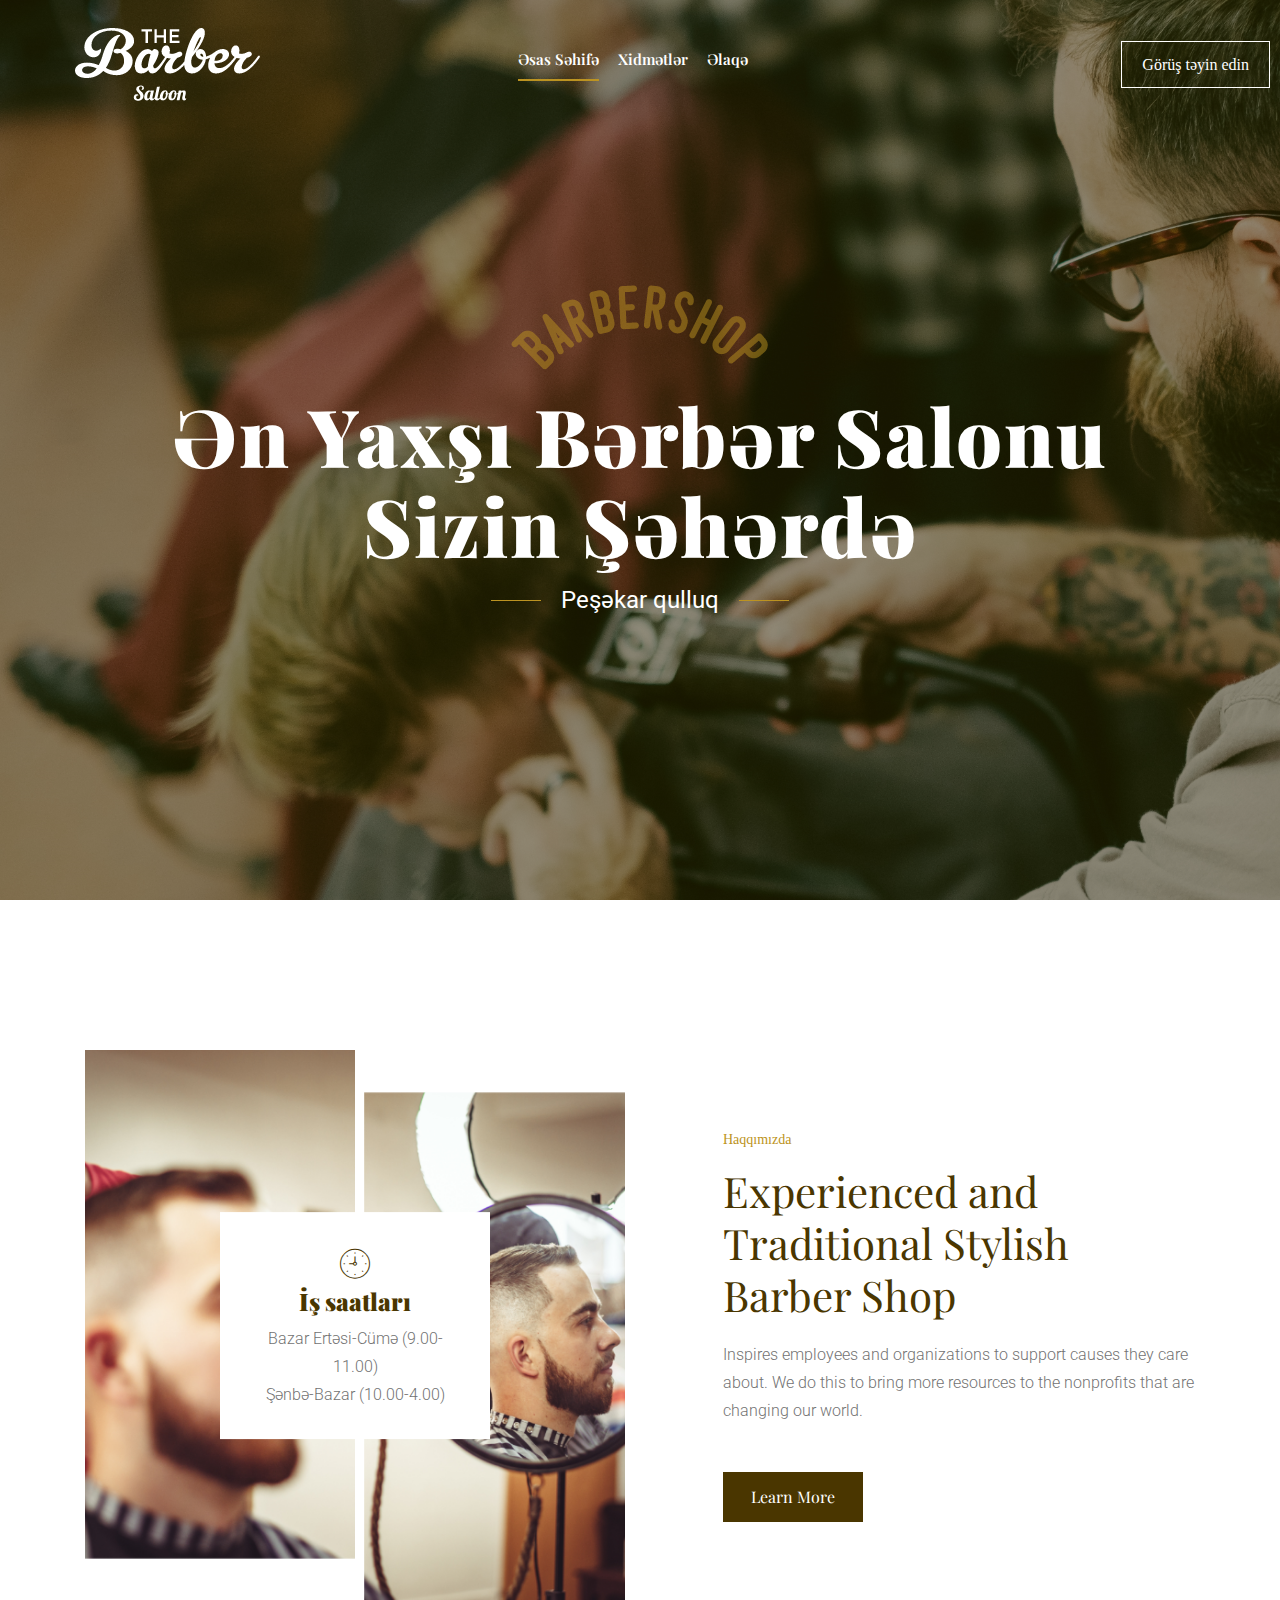
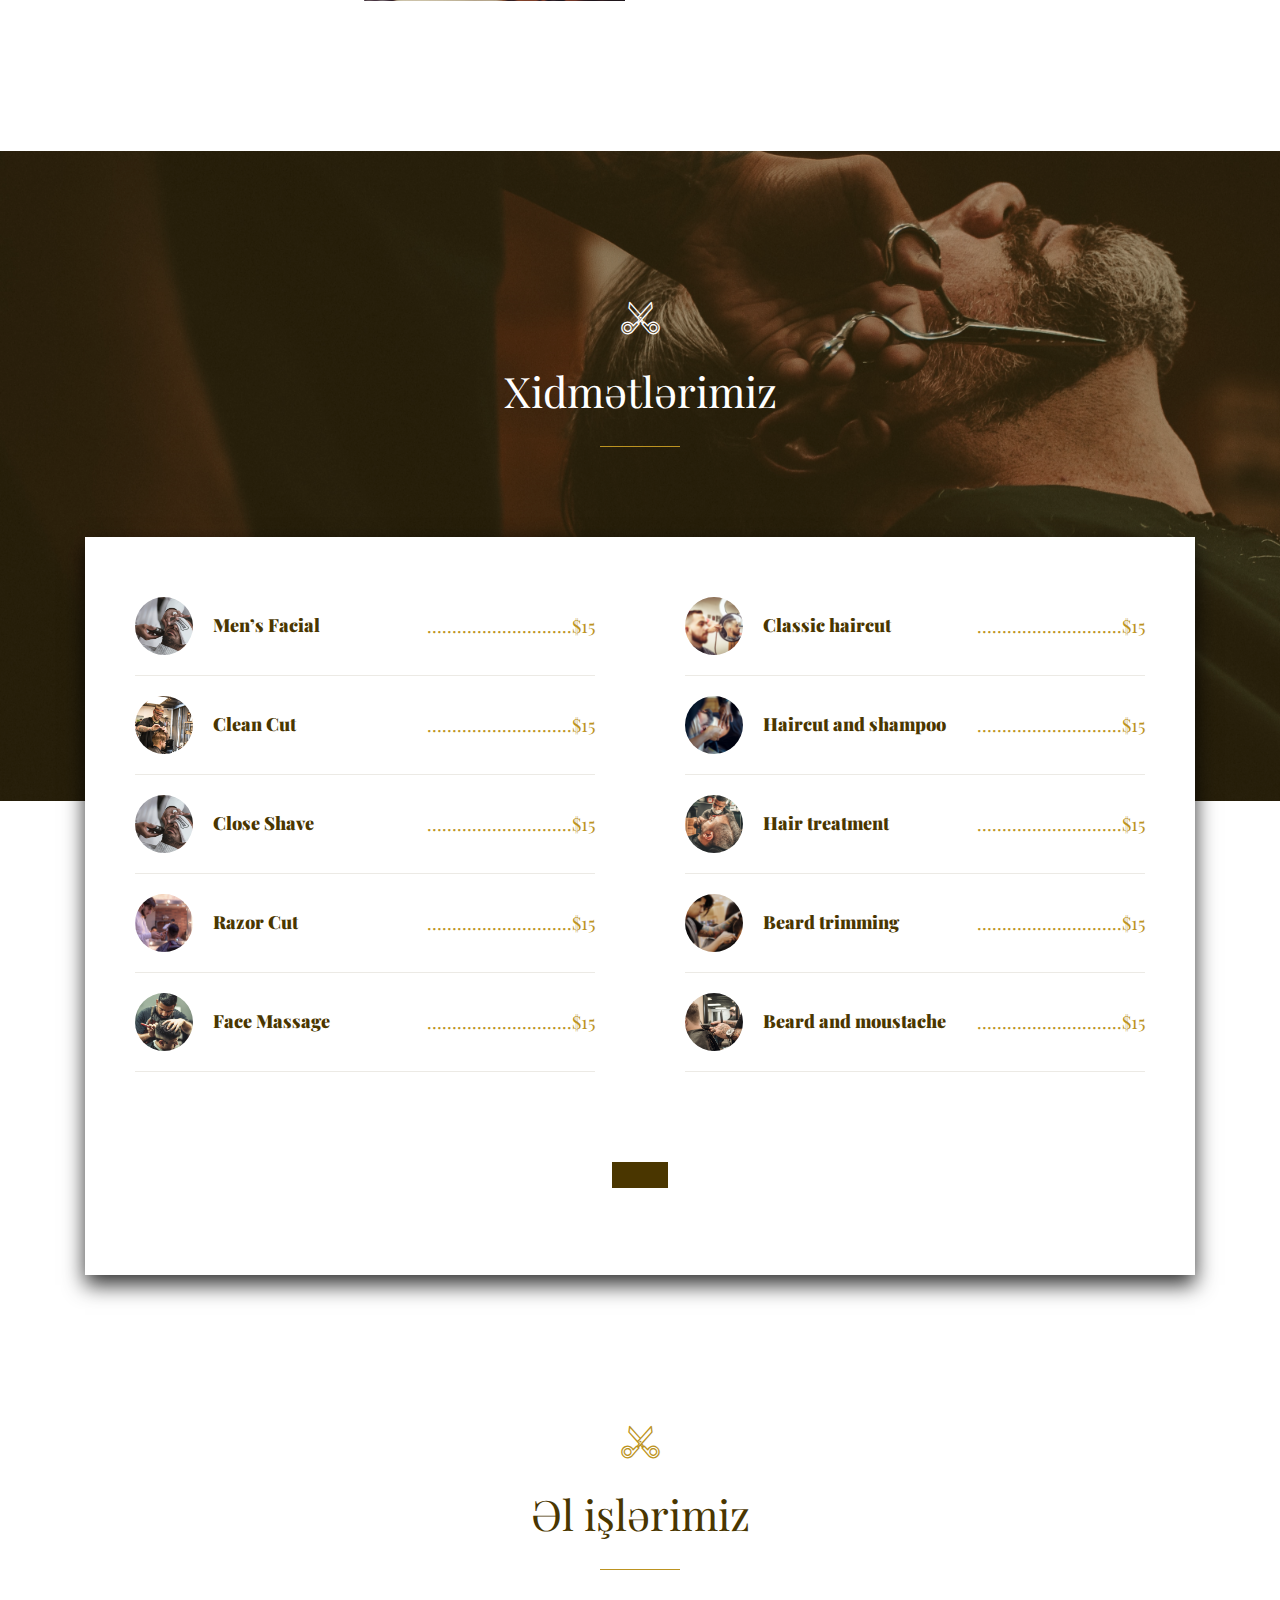
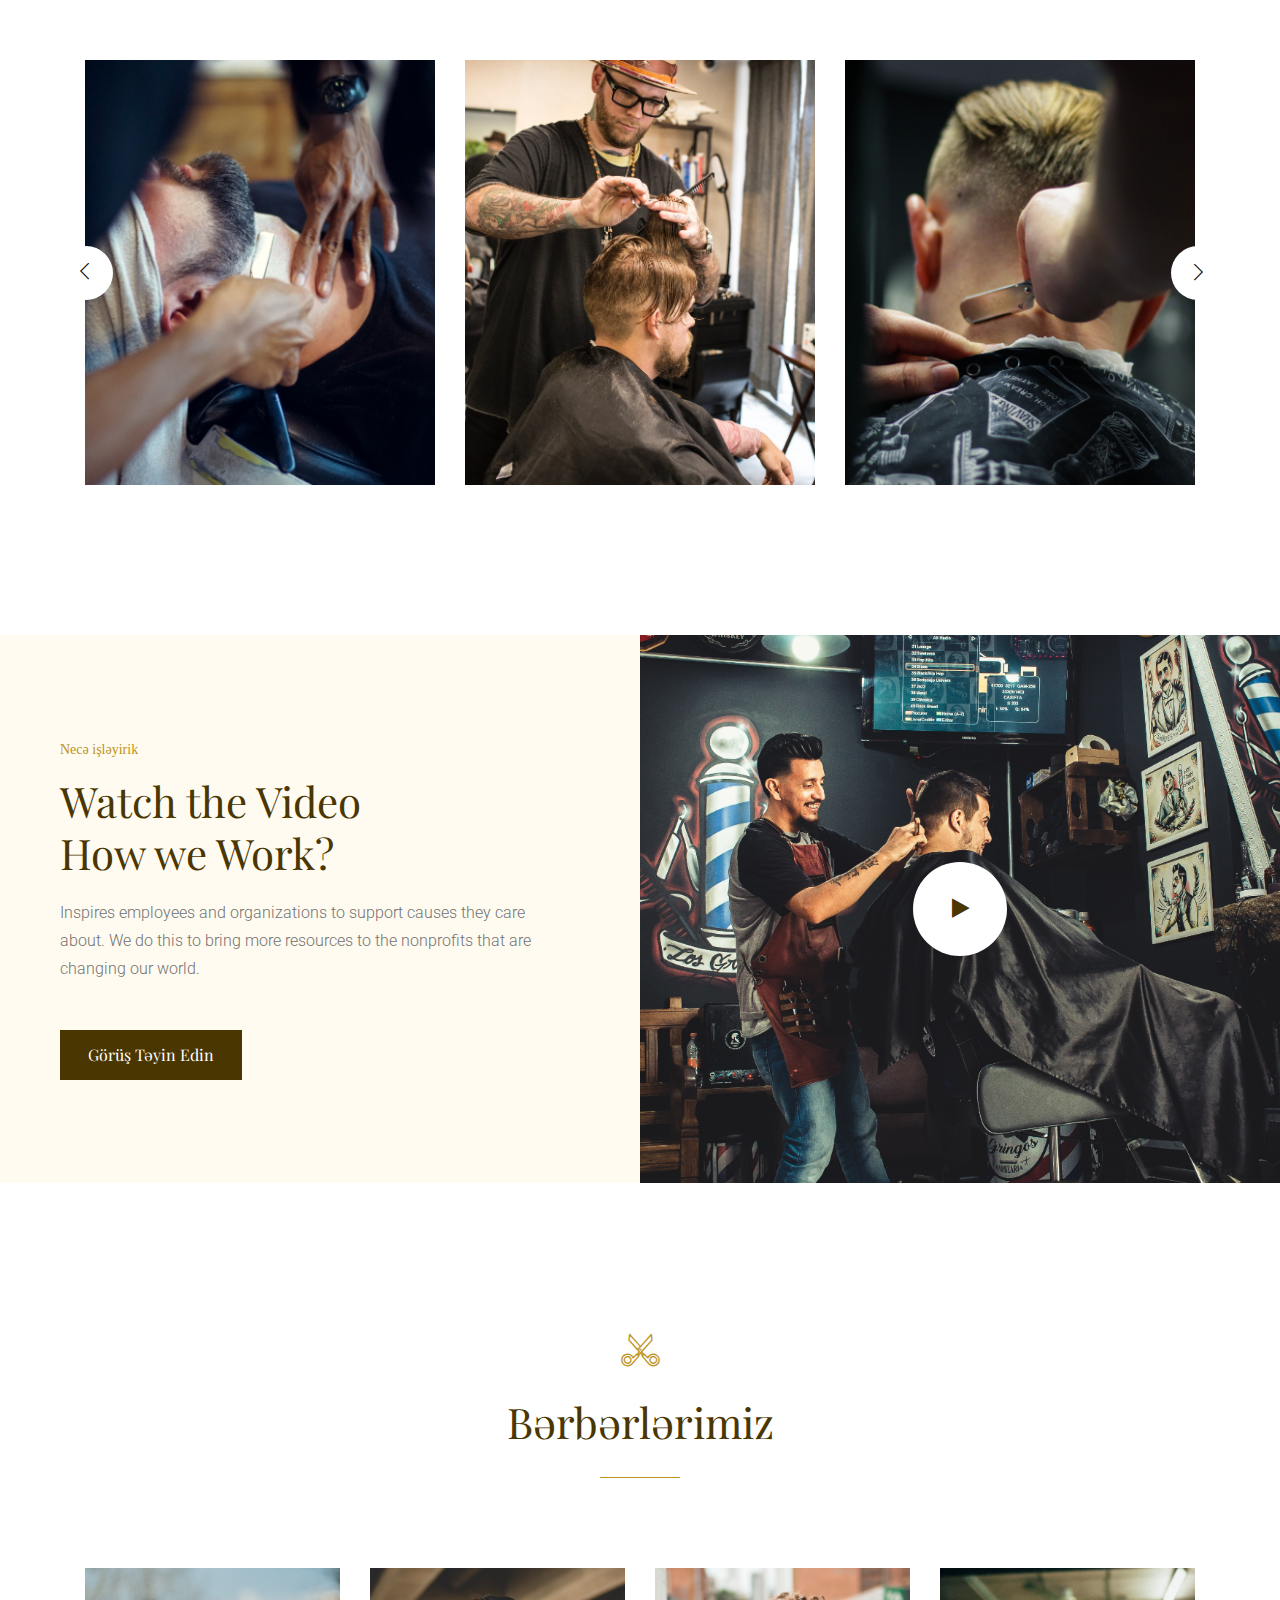
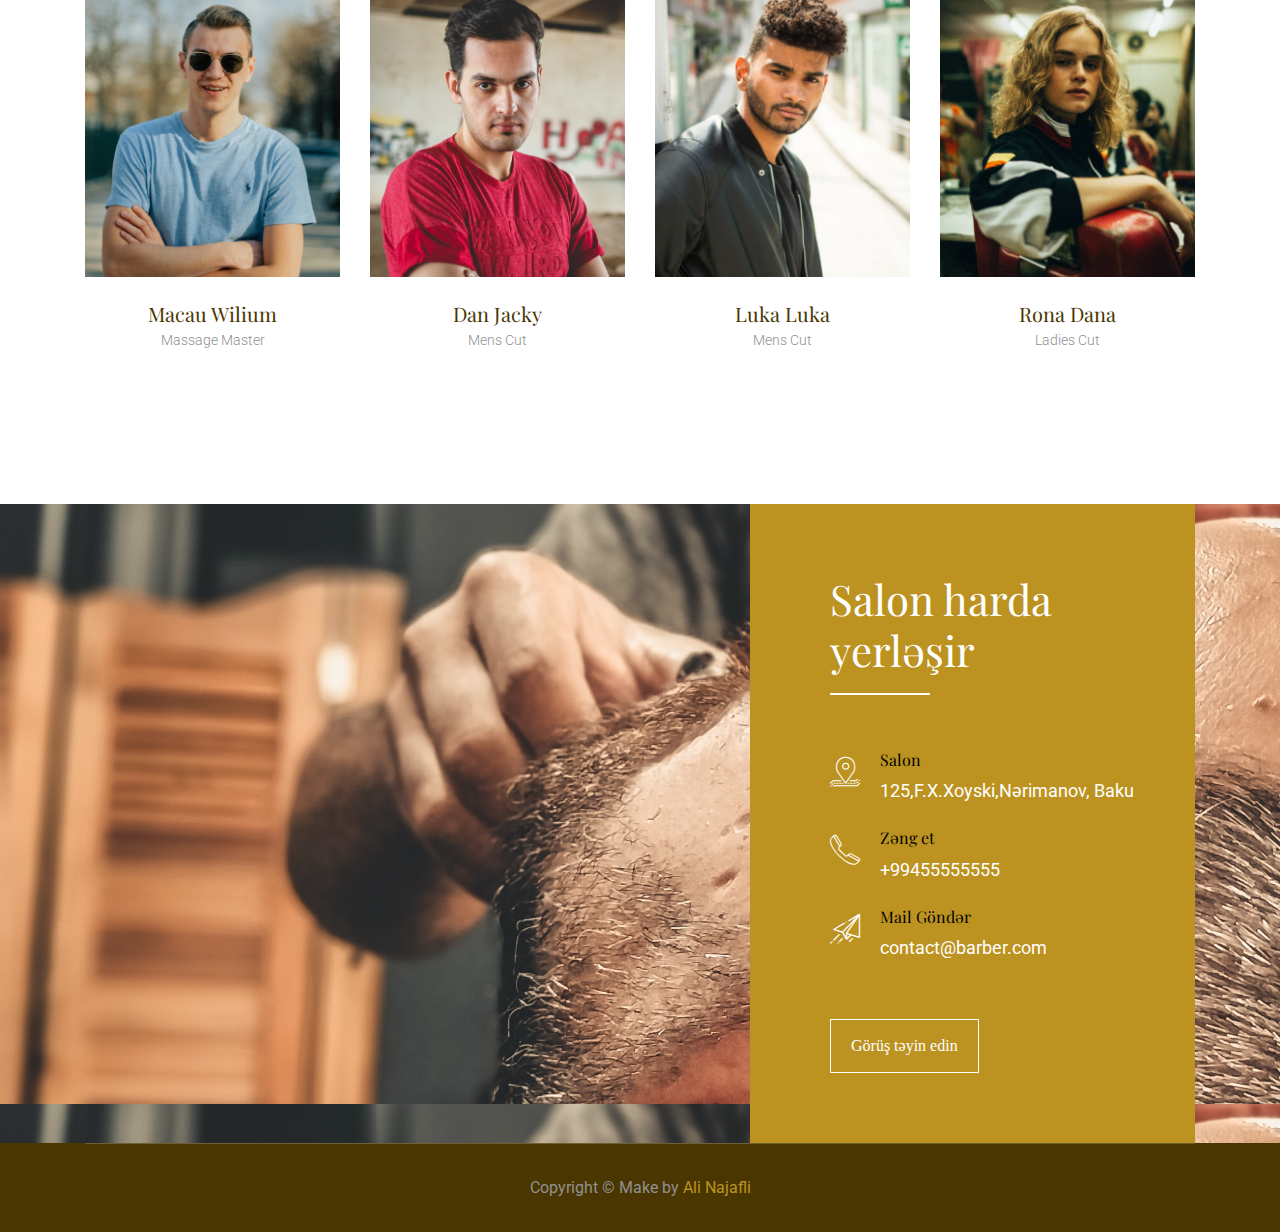
<file: index.html>
<!doctype html>
<html class="no-js" lang="zxx">

<head>
    <meta charset="utf-8">
    <meta http-equiv="x-ua-compatible" content="ie=edge">
    <title>Barber</title>
    <meta name="description" content="">
    <meta name="viewport" content="width=device-width, initial-scale=1">

    <!-- <link rel="manifest" href="site.webmanifest"> -->
    <link rel="shortcut icon" type="image/x-icon" href="img/favicon.png">
    <!-- Place favicon.ico in the root directory -->

    <!-- CSS here -->
    <link rel="stylesheet" href="css/bootstrap.min.css">
    <link rel="stylesheet" href="css/owl.carousel.min.css">
    <link rel="stylesheet" href="css/magnific-popup.css">
    <link rel="stylesheet" href="css/font-awesome.min.css">
    <link rel="stylesheet" href="css/themify-icons.css">
    <link rel="stylesheet" href="css/nice-select.css">
    <link rel="stylesheet" href="css/flaticon.css">
    <link rel="stylesheet" href="css/gijgo.css">
    <link rel="stylesheet" href="css/animate.css">
    <link rel="stylesheet" href="css/slicknav.css">
    <link rel="stylesheet" href="css/style.css">
    <!-- <link rel="stylesheet" href="css/responsive.css"> -->
</head>

<body>
    <!--[if lte IE 9]>
            <p class="browserupgrade">You are using an <strong>outdated</strong> browser. Please <a href="https://browsehappy.com/">upgrade your browser</a> to improve your experience and security.</p>
        <![endif]-->

    <!-- header-start -->
    <header>
        <div class="header-area ">
            <div id="sticky-header" class="main-header-area">
                <div class="container-fluid p-0">
                    <div class="row align-items-center no-gutters">
                            <div class="col-xl-3 col-lg-3">
                                <div class="logo-img">
                                    <a href="index.html">
                                        <img src="img/logo.png" alt="">
                                    </a>
                                </div>
                            </div>
                        <div class="col-xl-6 col-lg-6">
                            <div class="main-menu  d-none d-lg-block">
                                <nav>
                                    <ul id="navigation">
                                        <li><a class="active" href="index.html">Əsas Səhifə</a></li>

                                        <li><a href="#1">Xidmətlər</a></li>

                                        <li><a href="contact.html">Əlaqə</a></li>
                                    </ul>
                                </nav>
                            </div>
                        </div>
                        <div class="col-xl-3 col-lg-3 d-none d-lg-block">
                            <div class="book_room">
                                <div class="book_btn d-none d-lg-block">
                                    <a class="popup-with-form" href="#test-form">Görüş təyin edin</a>
                                </div>
                            </div>
                        </div>
                        <div class="col-12">
                            <div class="mobile_menu d-block d-lg-none"></div>
                        </div>
                    </div>
                </div>
            </div>
        </div>
    </header>
    <!-- header-end -->

    <!-- slider_area_start -->
    <div class="slider_area">
        <div class="single_slider d-flex align-items-center justify-content-center slider_bg_1 overlay2">
            <div class="container">
                <div class="row">
                    <div class="col-xl-12">
                        <div class="slider_text text-center">
                            <img src="img/banner/barber_text.png" alt="">
                            <h3>Ən yaxşı bərbər salonu <br>
                                sizin şəhərdə</h3>
                            <p>Peşəkar qulluq</p>
                        </div>
                    </div>
                </div>
            </div>
        </div>
    </div>
    <!-- slider_area_end -->

    <!-- about_area_start -->
    <div class="about_area">
        <div class="container">
            <div class="row align-items-center">
                <div class="col-xl-6 col-lg-6">
                    <div class="about_thumb">
                        <img src="img/about/about_lft.png" alt="">
                        <div class="opening_hour text-center">
                                <i class="flaticon-clock"></i>
                                <h3>İş saatları</h3>
                                <p>Bazar Ertəsi-Cümə (9.00-11.00) <br>
                                        Şənbə-Bazar (10.00-4.00)</p>
                        </div>
                    </div>
                </div>
                <div class="col-xl-6 col-lg-6">
                    <div class="about_info">
                        <div class="section_title mb-20px">
                            <span>Haqqımızda</span>
                            <h3>Experienced and <br>
                                    Traditional Stylish <br>
                                    Barber Shop</h3>
                        </div>
                        <p>Inspires employees and organizations to support causes they care  <br>
                                about. We do this to bring more resources to the nonprofits that are  <br>
                                changing our world.</p>
                        <a href="#" class="boxed-btn3">Learn More</a>
                    </div>
                </div>
            </div>
        </div>
    </div>
    <!-- about_area_end -->
<div class="service_area" id="1">
    <div class="container">
        <div class="row">
            <div class="col-xl-12">
                <div class="section_title2 text-center mb-90">
                    <i class="flaticon-scissors"></i>
                    <h3>Xidmətlərimiz</h3>
                </div>
            </div>
        </div>
        <div class="white_bg_pos">
                <div class="row">
                        <div class="col-xl-6">
                            <div class="single_service d-flex justify-content-between align-items-center">
                                <div class="service_inner d-flex align-items-center">
                                    <div class="thumb">
                                            <img src="img/service/1.png" alt="">
                                    </div>
                                    <span>Men’s Facial</span>
                                </div>
                                <p>………………………..$15</p>
                            </div>
                            <div class="single_service d-flex justify-content-between align-items-center">
                                <div class="service_inner d-flex align-items-center">
                                    <div class="thumb">
                                            <img src="img/service/2.png" alt="">
                                    </div>
                                    <span>Clean Cut</span>
                                </div>
                                <p>………………………..$15</p>
                            </div>
                            <div class="single_service d-flex justify-content-between align-items-center">
                                <div class="service_inner d-flex align-items-center">
                                    <div class="thumb">
                                            <img src="img/service/3.png" alt="">
                                    </div>
                                    <span>Close Shave</span>
                                </div>
                                <p>………………………..$15</p>
                            </div>
                            <div class="single_service d-flex justify-content-between align-items-center">
                                <div class="service_inner d-flex align-items-center">
                                    <div class="thumb">
                                            <img src="img/service/4.png" alt="">
                                    </div>
                                    <span>Razor Cut</span>
                                </div>
                                <p>………………………..$15</p>
                            </div>
                            <div class="single_service d-flex justify-content-between align-items-center">
                                <div class="service_inner d-flex align-items-center">
                                    <div class="thumb">
                                            <img src="img/service/5.png" alt="">
                                    </div>
                                    <span>Face Massage</span>
                                </div>
                                <p>………………………..$15</p>
                            </div>
                        </div>
                        <div class="col-xl-6">
                            <div class="single_service d-flex justify-content-between align-items-center">
                                <div class="service_inner d-flex align-items-center">
                                    <div class="thumb">
                                            <img src="img/service/6.png" alt="">
                                    </div>
                                    <span>Classic haircut</span>
                                </div>
                                <p>………………………..$15</p>
                            </div>
                            <div class="single_service d-flex justify-content-between align-items-center">
                                <div class="service_inner d-flex align-items-center">
                                    <div class="thumb">
                                            <img src="img/service/7.png" alt="">
                                    </div>
                                    <span>Haircut and shampoo</span>
                                </div>
                                <p>………………………..$15</p>
                            </div>
                            <div class="single_service d-flex justify-content-between align-items-center">
                                <div class="service_inner d-flex align-items-center">
                                    <div class="thumb">
                                            <img src="img/service/8.png" alt="">
                                    </div>
                                    <span>Hair treatment</span>
                                </div>
                                <p>………………………..$15</p>
                            </div>
                            <div class="single_service d-flex justify-content-between align-items-center">
                                <div class="service_inner d-flex align-items-center">
                                    <div class="thumb">
                                            <img src="img/service/9.png" alt="">
                                    </div>
                                    <span>Beard trimming</span>
                                </div>
                                <p>………………………..$15</p>
                            </div>
                            <div class="single_service d-flex justify-content-between align-items-center">
                                <div class="service_inner d-flex align-items-center">
                                    <div class="thumb">
                                            <img src="img/service/10.png" alt="">
                                    </div>
                                    <span>Beard and moustache</span>
                                </div>
                                <p>………………………..$15</p>
                            </div>
                        </div>
                        <div class="col-xl-12">
                                <div class="book_btn text-center">
                                    <a class="boxed-btn3 popup-with-form" href="#test-form"></a>
                                </div>
                        </div>
                    </div>
        </div>
    </div>
</div>


    <!-- gallery_area_start -->
    <div class="gallery_area">
        <div class="container">
            <div class="row">
                <div class="col-xl-12">
                    <div class="section_title2 text-center mb-90">
                        <i class="flaticon-scissors"></i>
                        <h3>Əl işlərimiz</h3>
                    </div>
                </div>
            </div>
            <div class="row">
                <div class="col-xl-12">
                    <div class="gallery_active owl-carousel">
                        <div class="single_gallery">
                            <div class="thumb">
                                <img src="img/gallery/1.png" alt="">
                                <div class="image_hover">
                                    <a class="popup-image" href="img/gallery/1.png">
                                        <i class="ti-plus"></i>
                                    </a>
                                </div>
                            </div>
                        </div>
                        <div class="single_gallery">
                            <div class="thumb">
                                <img src="img/gallery/2.png" alt="">
                                <div class="image_hover">
                                    <a class="popup-image" href="img/gallery/2.png">
                                        <i class="ti-plus"></i>
                                    </a>
                                </div>
                            </div>
                        </div>
                        <div class="single_gallery">
                            <div class="thumb">
                                <img src="img/gallery/3.png" alt="">
                                <div class="image_hover">
                                    <a class="popup-image" href="img/gallery/3.png">
                                        <i class="ti-plus"></i>
                                    </a>
                                </div>
                            </div>
                        </div>
                        <div class="single_gallery">
                            <div class="thumb">
                                <img src="img/gallery/1.png" alt="">
                                <div class="image_hover">
                                    <a class="popup-image" href="img/gallery/1.png">
                                        <i class="ti-plus"></i>
                                    </a>
                                </div>
                            </div>
                        </div>
                        <div class="single_gallery">
                            <div class="thumb">
                                <img src="img/gallery/2.png" alt="">
                                <div class="image_hover">
                                    <a class="popup-image" href="img/gallery/2.png">
                                        <i class="ti-plus"></i>
                                    </a>
                                </div>
                            </div>
                        </div>
                        <div class="single_gallery">
                            <div class="thumb">
                                <img src="img/gallery/3.png" alt="">
                                <div class="image_hover">
                                    <a class="popup-image" href="img/gallery/3.png">
                                        <i class="ti-plus"></i>
                                    </a>
                                </div>
                            </div>
                        </div>
                    </div>
                </div>
            </div>
        </div>
    </div>
    <!-- gallery_area_end -->

    <!-- video_area_start -->
    <div class="video_area">
        <div class="container-fluid p-0">
            <div class="row align-items-center no-gutters">
                <div class="col-xl-6 col-lg-6">
                    <div class="video_info">
                        <div class="about_info">
                            <div class="section_title mb-20px">
                                <span>Necə işləyirik</span>
                                <h3>Watch the Video <br>
                                    How we Work?</h3>
                            </div>
                            <p>Inspires employees and organizations to support causes they care <br>
                                about. We do this to bring more resources to the nonprofits that are <br>
                                changing our world.</p>
                            <a href="#" class="boxed-btn3">Görüş təyin edin</a>
                        </div>
                    </div>
                </div>
                <div class="col-xl-6 col-lg-6">
                    <div class="video_thumb">
                        <div class="video_thumb_inner">
                            <img src="img/gallery/video.png" alt="">
                            <a href="https://www.youtube.com/watch?v=I4NcwG-zusE" class="popup-video">
                                <i class="fa fa-play"></i>
                            </a>
                        </div>
                    </div>
                </div>
            </div>
        </div>
    </div>
    <!-- video_area_end -->

    <!-- cutter_muster_start -->
    <div class="cutter_muster">
        <div class="container">
                <div class="row">
                        <div class="col-xl-12">
                            <div class="section_title2 text-center mb-90">
                                <i class="flaticon-scissors"></i>
                                <h3>Bərbərlərimiz</h3>
                            </div>
                        </div>
                    </div>
            <div class="row">
                <div class="col-xl-3 col-md-6 col-lg-3">
                    <div class="single_master">
                        <div class="thumb">
                            <img src="img/team/1.png" alt="">
                            <div class="social_link">
                                <a href="#"><i class="fa fa-envelope"></i></a>
                                <a href="#"><i class="fa fa-twitter"></i></a>
                                <a href="#"><i class="fa fa-linkedin"></i></a>
                            </div>
                        </div>
                        <div class="master_name text-center">
                            <h3>Macau Wilium</h3>
                            <p>Massage Master</p>
                        </div>
                    </div>
                </div>
                <div class="col-xl-3 col-md-6 col-lg-3">
                    <div class="single_master">
                        <div class="thumb">
                            <img src="img/team/2.png" alt="">
                            <div class="social_link">
                                <a href="#"><i class="fa fa-envelope"></i></a>
                                <a href="#"><i class="fa fa-twitter"></i></a>
                                <a href="#"><i class="fa fa-linkedin"></i></a>
                            </div>
                        </div>
                        <div class="master_name text-center">
                            <h3>Dan Jacky</h3>
                            <p>Mens Cut</p>
                        </div>
                    </div>
                </div>
                <div class="col-xl-3 col-md-6 col-lg-3">
                    <div class="single_master">
                        <div class="thumb">
                            <img src="img/team/3.png" alt="">
                            <div class="social_link">
                                <a href="#"><i class="fa fa-envelope"></i></a>
                                <a href="#"><i class="fa fa-twitter"></i></a>
                                <a href="#"><i class="fa fa-linkedin"></i></a>
                            </div>
                        </div>
                        <div class="master_name text-center">
                            <h3>Luka Luka</h3>
                            <p>Mens Cut</p>
                        </div>
                    </div>
                </div>
                <div class="col-xl-3 col-md-6 col-lg-3">
                    <div class="single_master">
                        <div class="thumb">
                            <img src="img/team/4.png" alt="">
                            <div class="social_link">
                                <a href="#"><i class="fa fa-envelope"></i></a>
                                <a href="#"><i class="fa fa-twitter"></i></a>
                                <a href="#"><i class="fa fa-linkedin"></i></a>
                            </div>
                        </div>
                        <div class="master_name text-center">
                            <h3>Rona Dana</h3>
                            <p>Ladies Cut</p>
                        </div>
                    </div>
                </div>
            </div>
        </div>
    </div>
    <!-- cutter_muster_end -->

    <!-- find_us_area start -->
    <div class="find_us_area find_bg_1 ">
        <div class="container">
            <div class="row">
                <div class="col-xl-5 offset-xl-7 col-lg-6 offset-lg-6">
                    <div class="find_info">
                        <h3 class="find_info_title">Salon harda yerləşir</h3>
                        <div class="single_find d-flex">
                            <div class="icon">
                                <i class="flaticon-placeholder"></i>
                            </div>
                            <div class="find_text">
                                    <h3>Salon</h3>
                                    <p>125,F.X.Xoyski,Nərimanov, Baku</p>
                            </div>
                        </div>
                        <div class="single_find d-flex">
                            <div class="icon">
                                <i class="flaticon-phone-call"></i>
                            </div>
                            <div class="find_text">
                                    <h3>Zəng et</h3>
                                    <p>+99455555555</p>
                            </div>
                        </div>
                        <div class="single_find d-flex">
                            <div class="icon">
                                <i class="flaticon-paper-plane"></i>
                            </div>
                            <div class="find_text">
                                    <h3>Mail Göndər</h3>
                                    <p>contact@barber.com</p>
                            </div>
                        </div>
                        <div class="single_find">
                            <div class="book_btn">
                                <a class="popup-with-form" href="#test-form">Görüş təyin edin</a>
                            </div>
                        </div>

                    </div>
                </div>
            </div>
        </div>
    </div>
    <!-- find_us_area_end -->

    <!-- footer -->
    <footer class="footer">

            <div class="copy-right_text">
                <div class="container">
                    <div class="footer_border"></div>
                    <div class="row">
                        <div class="col-xl-12">
                            <p class="copy_right text-center">
                                <!-- Link back to Colorlib can't be removed. Template is licensed under CC BY 3.0. -->
Copyright &copy; Make  by <a href="alinajafli.me" target="_blank">Ali Najafli</a>
<!-- Link back to Colorlib can't be removed. Template is licensed under CC BY 3.0. -->
                            </p>
                        </div>
                    </div>
                </div>
            </div>
        </footer>
    <!-- footer -->
    <!-- link that opens popup -->

    <!-- form itself end-->

<!-- form itself end -->

    <!-- JS here -->
    <script src="js/vendor/modernizr-3.5.0.min.js"></script>
    <script src="js/vendor/jquery-1.12.4.min.js"></script>
    <script src="js/popper.min.js"></script>
    <script src="js/bootstrap.min.js"></script>
    <script src="js/owl.carousel.min.js"></script>
    <script src="js/isotope.pkgd.min.js"></script>
    <script src="js/ajax-form.js"></script>
    <script src="js/waypoints.min.js"></script>
    <script src="js/jquery.counterup.min.js"></script>
    <script src="js/imagesloaded.pkgd.min.js"></script>
    <script src="js/scrollIt.js"></script>
    <script src="js/jquery.scrollUp.min.js"></script>
    <script src="js/wow.min.js"></script>
    <script src="js/nice-select.min.js"></script>
    <script src="js/jquery.slicknav.min.js"></script>
    <script src="js/jquery.magnific-popup.min.js"></script>
    <script src="js/plugins.js"></script>
    <script src="js/gijgo.min.js"></script>

    <!--contact js-->
    <script src="js/contact.js"></script>
    <script src="js/jquery.ajaxchimp.min.js"></script>
    <script src="js/jquery.form.js"></script>
    <script src="js/jquery.validate.min.js"></script>
    <script src="js/mail-script.js"></script>

    <script src="js/main.js"></script>
    <script>
        $('#datepicker').datepicker({
            iconsLibrary: 'fontawesome',
            disableDaysOfWeek: [0, 0],
        //     icons: {
        //      rightIcon: '<span class="fa fa-caret-down"></span>'
        //  }
        });
        $('#datepicker2').datepicker({
            iconsLibrary: 'fontawesome',
            icons: {
             rightIcon: '<span class="fa fa-caret-down"></span>'
         }

        });
        var timepicker = $('#timepicker').timepicker({
         format: 'HH.MM'
     });
    </script>
</body>

</html>
</file>
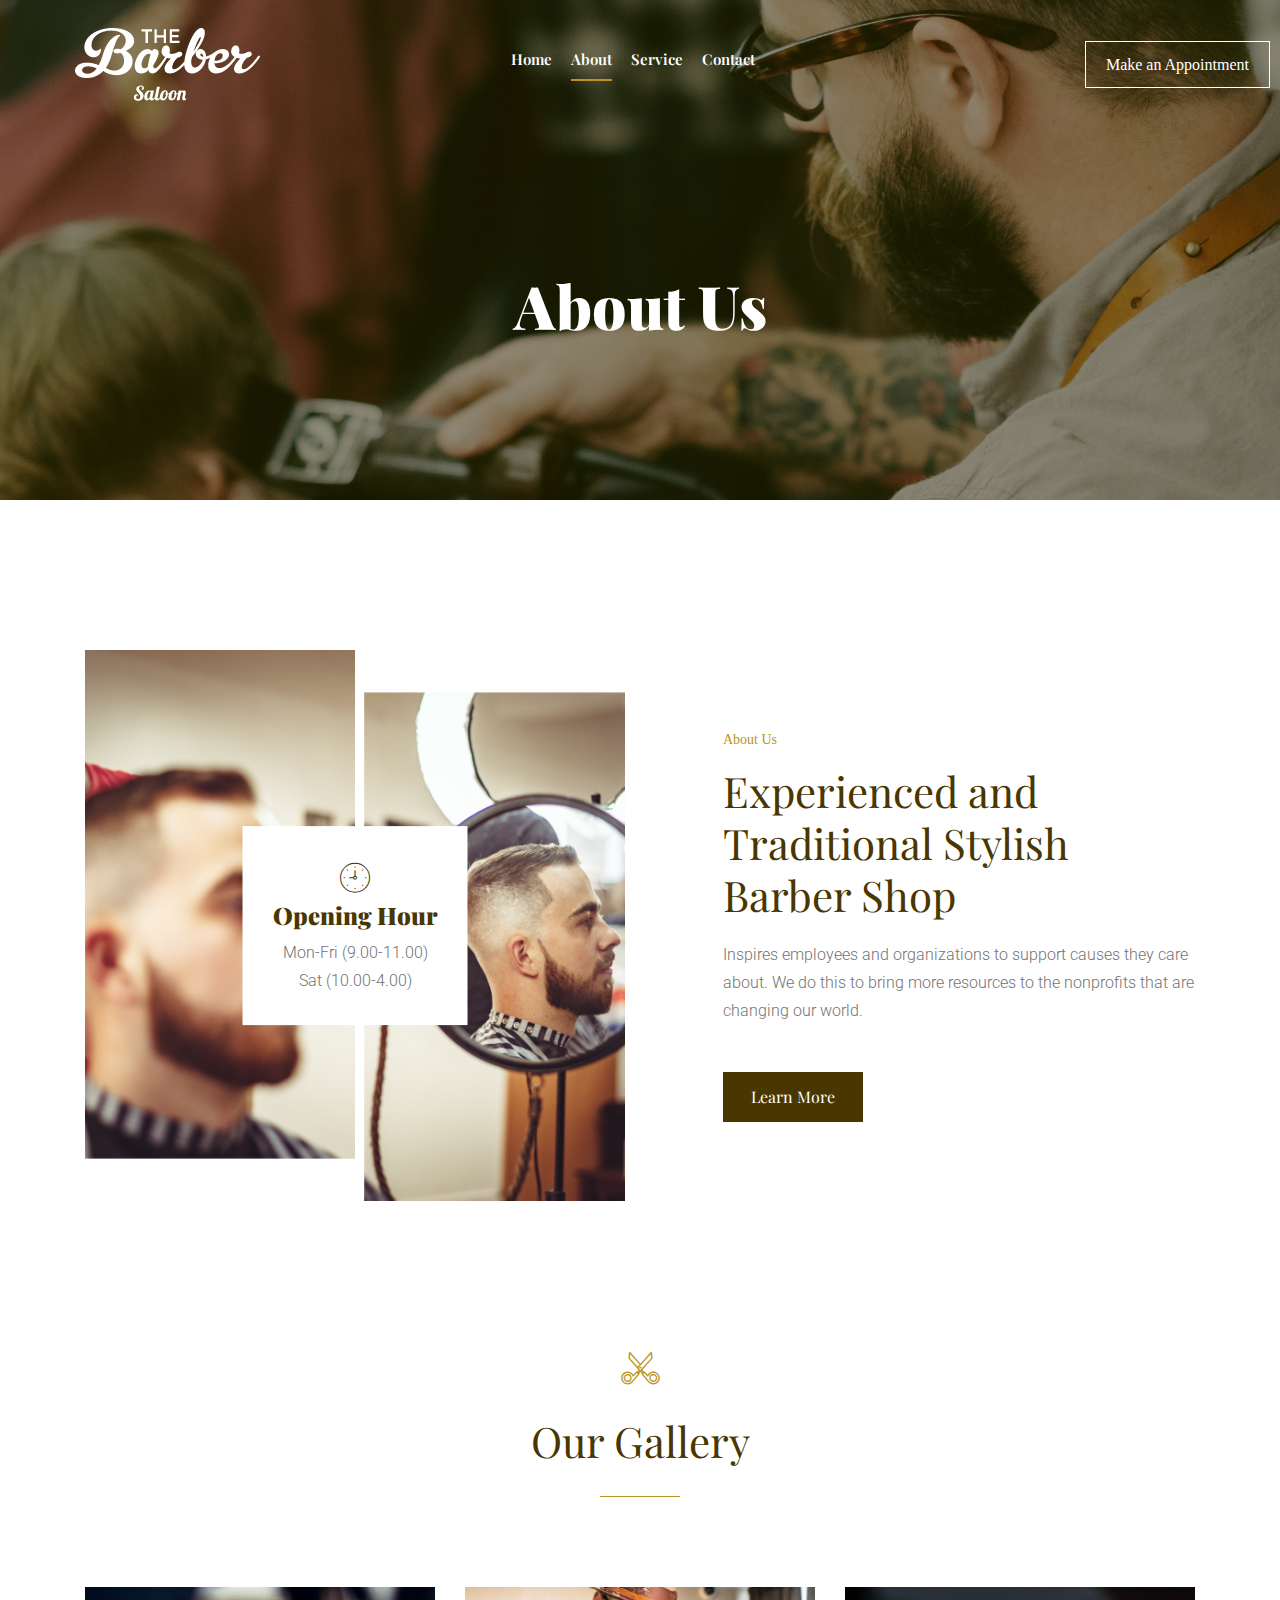
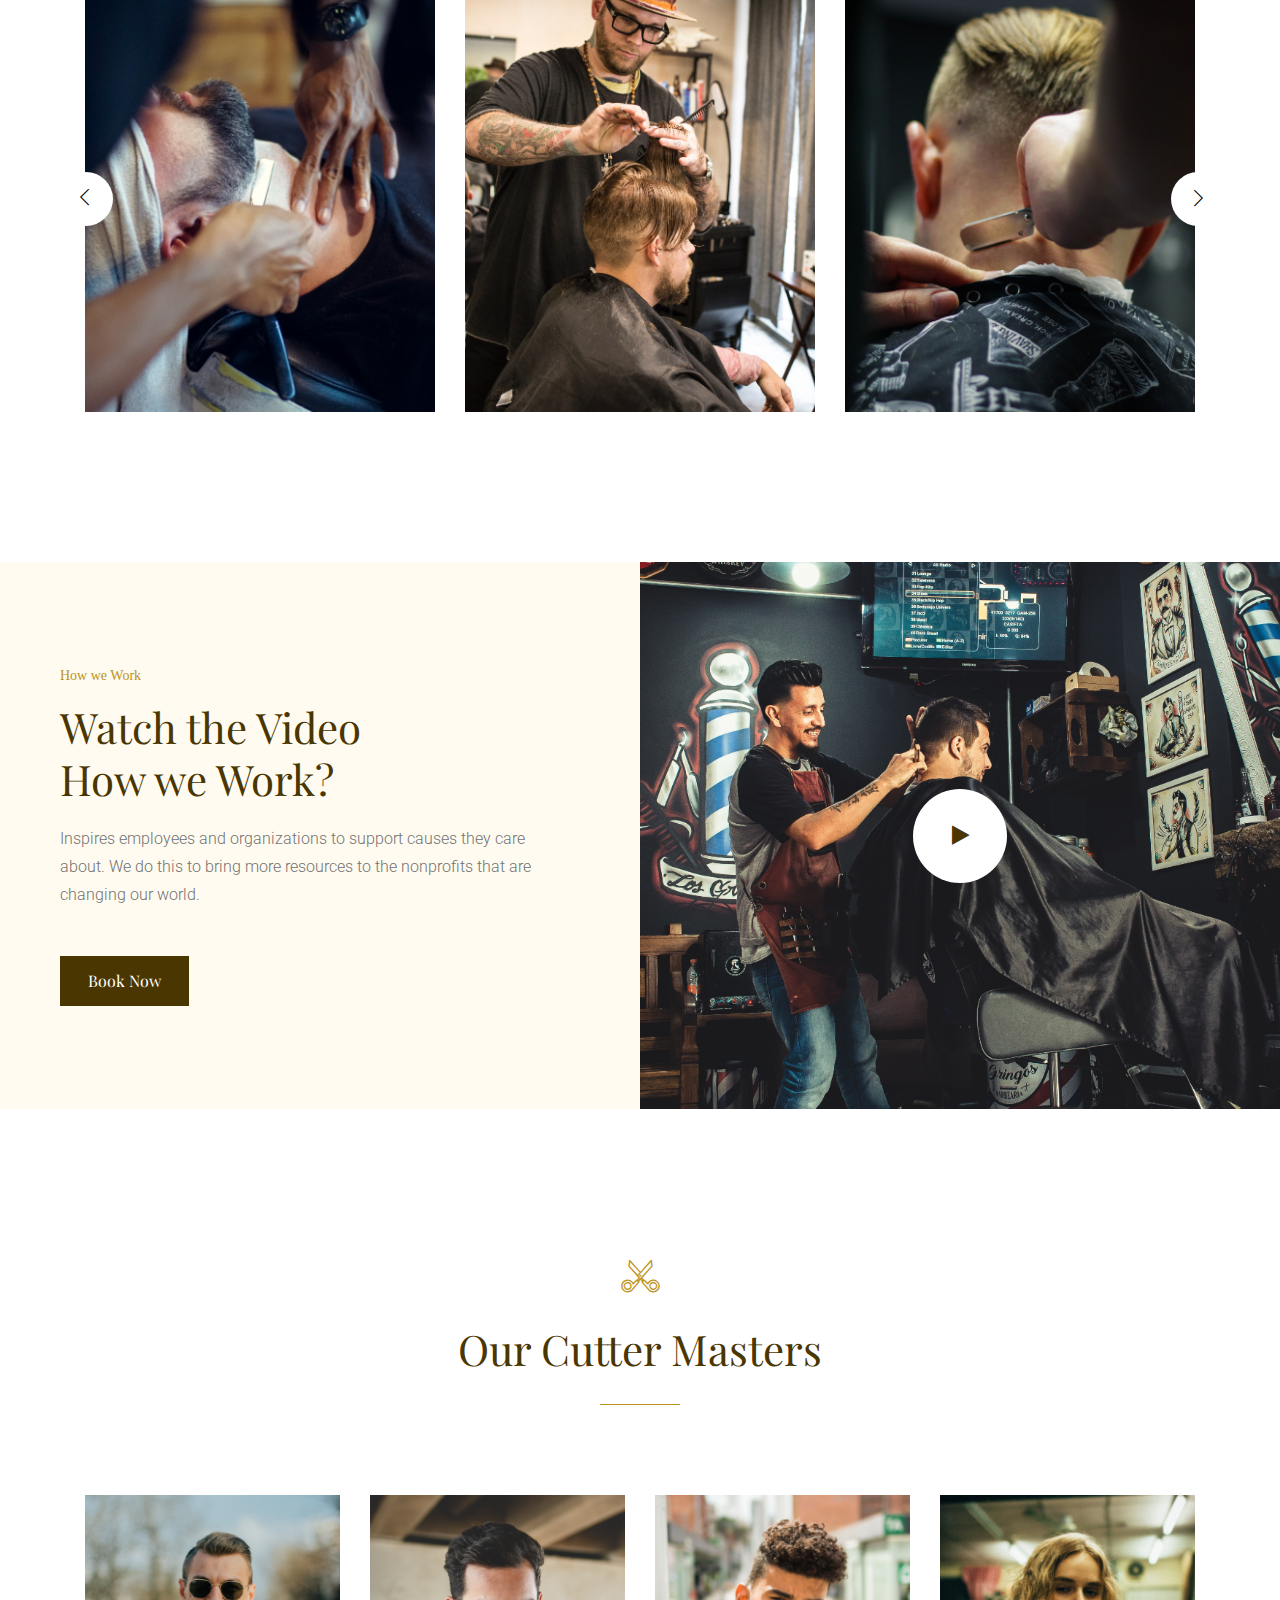
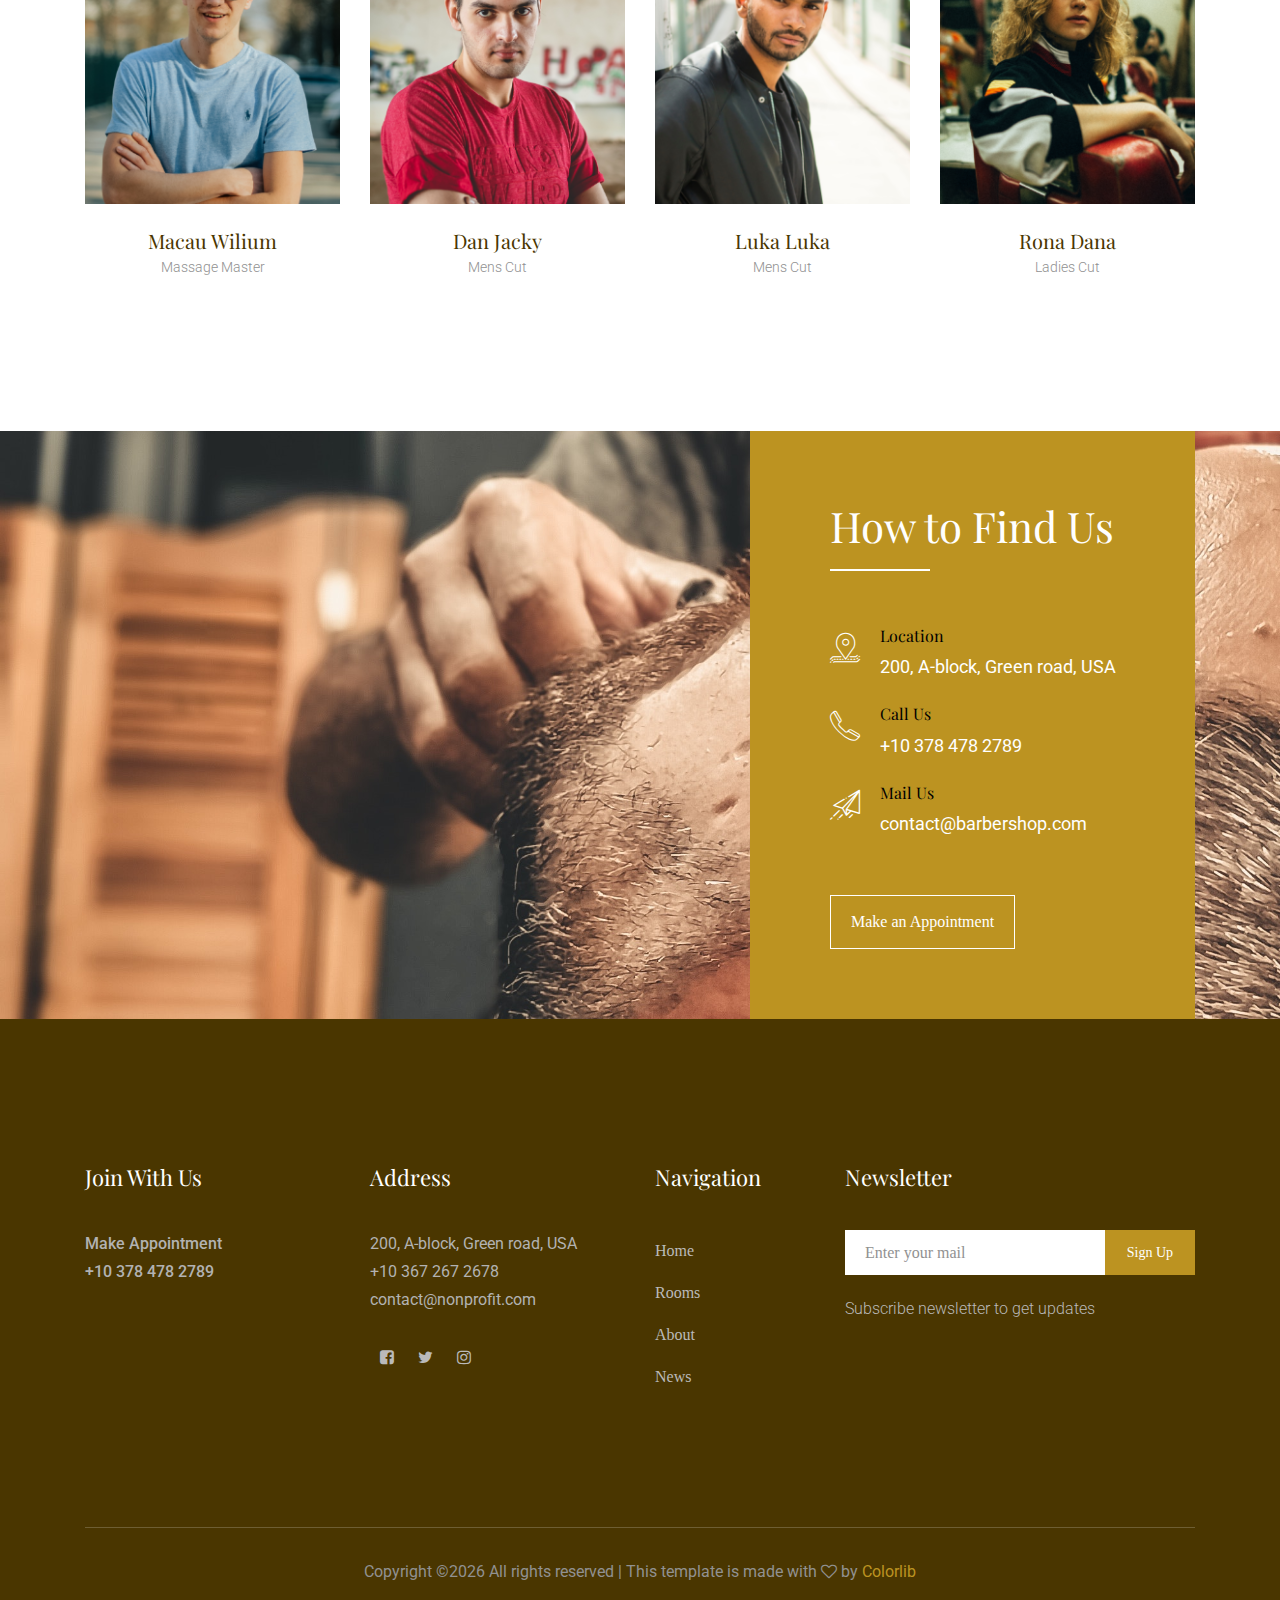
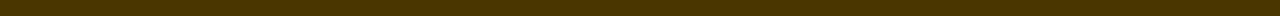
<file: about.html>
<!doctype html>
<html class="no-js" lang="zxx">

<head>
    <meta charset="utf-8">
    <meta http-equiv="x-ua-compatible" content="ie=edge">
    <title>Barber</title>
    <meta name="description" content="">
    <meta name="viewport" content="width=device-width, initial-scale=1">

    <!-- <link rel="manifest" href="site.webmanifest"> -->
    <link rel="shortcut icon" type="image/x-icon" href="img/favicon.png">
    <!-- Place favicon.ico in the root directory -->

    <!-- CSS here -->
    <link rel="stylesheet" href="css/bootstrap.min.css">
    <link rel="stylesheet" href="css/owl.carousel.min.css">
    <link rel="stylesheet" href="css/magnific-popup.css">
    <link rel="stylesheet" href="css/font-awesome.min.css">
    <link rel="stylesheet" href="css/themify-icons.css">
    <link rel="stylesheet" href="css/nice-select.css">
    <link rel="stylesheet" href="css/flaticon.css">
    <link rel="stylesheet" href="css/gijgo.css">
    <link rel="stylesheet" href="css/animate.css">
    <link rel="stylesheet" href="css/slicknav.css">
    <link rel="stylesheet" href="css/style.css">
    <!-- <link rel="stylesheet" href="css/responsive.css"> -->
</head>

<body>
    <!--[if lte IE 9]>
            <p class="browserupgrade">You are using an <strong>outdated</strong> browser. Please <a href="https://browsehappy.com/">upgrade your browser</a> to improve your experience and security.</p>
        <![endif]-->

    <!-- header-start -->
    <header>
        <div class="header-area ">
            <div id="sticky-header" class="main-header-area">
                <div class="container-fluid p-0">
                    <div class="row align-items-center no-gutters">
                            <div class="col-xl-3 col-lg-3">
                                <div class="logo-img">
                                    <a href="index.html">
                                        <img src="img/logo.png" alt="">
                                    </a>
                                </div>
                            </div>
                        <div class="col-xl-6 col-lg-6">
                            <div class="main-menu  d-none d-lg-block">
                                <nav>
                                    <ul id="navigation">
                                        <li><a href="index.html">home</a></li>
                                        <li><a  class="active" href="about.html">About</a></li>
                                        <li><a href="service.html">service</a></li>
                                        <li><a href="contact.html">Contact</a></li>
                                    </ul>
                                </nav>
                            </div>
                        </div>
                        <div class="col-xl-3 col-lg-3 d-none d-lg-block">
                            <div class="book_room">
                                <div class="book_btn d-none d-lg-block">
                                    <a class="popup-with-form" href="#test-form">Make an Appointment</a>
                                </div>
                            </div>
                        </div>
                        <div class="col-12">
                            <div class="mobile_menu d-block d-lg-none"></div>
                        </div>
                    </div>
                </div>
            </div>
        </div>
    </header>
    <!-- header-end -->

    <!-- bradcam_area_start -->
    <div class="bradcam_area breadcam_bg overlay2">
            <h3>About Us</h3>
        </div>
        <!-- bradcam_area_end -->

    <!-- about_area_start -->
    <div class="about_area">
        <div class="container">
            <div class="row align-items-center">
                <div class="col-xl-6 col-lg-6">
                    <div class="about_thumb">
                        <img src="img/about/about_lft.png" alt="">
                        <div class="opening_hour text-center">
                                <i class="flaticon-clock"></i>
                                <h3>Opening Hour</h3>
                                <p>Mon-Fri (9.00-11.00) <br>
                                        Sat (10.00-4.00)</p>
                        </div>
                    </div>
                </div>
                <div class="col-xl-6 col-lg-6">
                    <div class="about_info">
                        <div class="section_title mb-20px">
                            <span>About Us</span>
                            <h3>Experienced and <br>
                                    Traditional Stylish <br>
                                    Barber Shop</h3>
                        </div>
                        <p>Inspires employees and organizations to support causes they care  <br>
                                about. We do this to bring more resources to the nonprofits that are  <br>
                                changing our world.</p>
                        <a href="#" class="boxed-btn3">Learn More</a>
                    </div>
                </div>
            </div>
        </div>
    </div>
    <!-- about_area_end -->

    <!-- gallery_area_start -->
    <div class="gallery_area minus-padding">
        <div class="container">
            <div class="row">
                <div class="col-xl-12">
                    <div class="section_title2 text-center mb-90">
                        <i class="flaticon-scissors"></i>
                        <h3>Our Gallery</h3>
                    </div>
                </div>
            </div>
            <div class="row">
                <div class="col-xl-12">
                    <div class="gallery_active owl-carousel">
                        <div class="single_gallery">
                            <div class="thumb">
                                <img src="img/gallery/1.png" alt="">
                                <div class="image_hover">
                                    <a class="popup-image" href="img/gallery/1.png">
                                        <i class="ti-plus"></i>
                                    </a>
                                </div>
                            </div>
                        </div>
                        <div class="single_gallery">
                            <div class="thumb">
                                <img src="img/gallery/2.png" alt="">
                                <div class="image_hover">
                                    <a class="popup-image" href="img/gallery/2.png">
                                        <i class="ti-plus"></i>
                                    </a>
                                </div>
                            </div>
                        </div>
                        <div class="single_gallery">
                            <div class="thumb">
                                <img src="img/gallery/3.png" alt="">
                                <div class="image_hover">
                                    <a class="popup-image" href="img/gallery/3.png">
                                        <i class="ti-plus"></i>
                                    </a>
                                </div>
                            </div>
                        </div>
                        <div class="single_gallery">
                            <div class="thumb">
                                <img src="img/gallery/1.png" alt="">
                                <div class="image_hover">
                                    <a class="popup-image" href="img/gallery/1.png">
                                        <i class="ti-plus"></i>
                                    </a>
                                </div>
                            </div>
                        </div>
                        <div class="single_gallery">
                            <div class="thumb">
                                <img src="img/gallery/2.png" alt="">
                                <div class="image_hover">
                                    <a class="popup-image" href="img/gallery/2.png">
                                        <i class="ti-plus"></i>
                                    </a>
                                </div>
                            </div>
                        </div>
                        <div class="single_gallery">
                            <div class="thumb">
                                <img src="img/gallery/3.png" alt="">
                                <div class="image_hover">
                                    <a class="popup-image" href="img/gallery/3.png">
                                        <i class="ti-plus"></i>
                                    </a>
                                </div>
                            </div>
                        </div>
                    </div>
                </div>
            </div>
        </div>
    </div>
    <!-- gallery_area_end -->

    <!-- video_area_start -->
    <div class="video_area">
        <div class="container-fluid p-0">
            <div class="row align-items-center no-gutters">
                <div class="col-xl-6 col-lg-6">
                    <div class="video_info">
                        <div class="about_info">
                            <div class="section_title mb-20px">
                                <span>How we Work</span>
                                <h3>Watch the Video <br>
                                    How we Work?</h3>
                            </div>
                            <p>Inspires employees and organizations to support causes they care <br>
                                about. We do this to bring more resources to the nonprofits that are <br>
                                changing our world.</p>
                            <a href="#" class="boxed-btn3">book now</a>
                        </div>
                    </div>
                </div>
                <div class="col-xl-6 col-lg-6">
                    <div class="video_thumb">
                        <div class="video_thumb_inner">
                            <img src="img/gallery/video.png" alt="">
                            <a href="https://www.youtube.com/watch?v=I4NcwG-zusE" class="popup-video">
                                <i class="fa fa-play"></i>
                            </a>
                        </div>
                    </div>
                </div>
            </div>
        </div>
    </div>
    <!-- video_area_end -->

    <!-- cutter_muster_start -->
    <div class="cutter_muster">
        <div class="container">
                <div class="row">
                        <div class="col-xl-12">
                            <div class="section_title2 text-center mb-90">
                                <i class="flaticon-scissors"></i>
                                <h3>Our Cutter Masters</h3>
                            </div>
                        </div>
                    </div>
            <div class="row">
                <div class="col-xl-3 col-md-6 col-lg-3">
                    <div class="single_master">
                        <div class="thumb">
                            <img src="img/team/1.png" alt="">
                            <div class="social_link">
                                <a href="#"><i class="fa fa-envelope"></i></a>
                                <a href="#"><i class="fa fa-twitter"></i></a>
                                <a href="#"><i class="fa fa-linkedin"></i></a>
                            </div>
                        </div>
                        <div class="master_name text-center">
                            <h3>Macau Wilium</h3>
                            <p>Massage Master</p>
                        </div>
                    </div>
                </div>
                <div class="col-xl-3 col-md-6 col-lg-3">
                    <div class="single_master">
                        <div class="thumb">
                            <img src="img/team/2.png" alt="">
                            <div class="social_link">
                                <a href="#"><i class="fa fa-envelope"></i></a>
                                <a href="#"><i class="fa fa-twitter"></i></a>
                                <a href="#"><i class="fa fa-linkedin"></i></a>
                            </div>
                        </div>
                        <div class="master_name text-center">
                            <h3>Dan Jacky</h3>
                            <p>Mens Cut</p>
                        </div>
                    </div>
                </div>
                <div class="col-xl-3 col-md-6 col-lg-3">
                    <div class="single_master">
                        <div class="thumb">
                            <img src="img/team/3.png" alt="">
                            <div class="social_link">
                                <a href="#"><i class="fa fa-envelope"></i></a>
                                <a href="#"><i class="fa fa-twitter"></i></a>
                                <a href="#"><i class="fa fa-linkedin"></i></a>
                            </div>
                        </div>
                        <div class="master_name text-center">
                            <h3>Luka Luka</h3>
                            <p>Mens Cut</p>
                        </div>
                    </div>
                </div>
                <div class="col-xl-3 col-md-6 col-lg-3">
                    <div class="single_master">
                        <div class="thumb">
                            <img src="img/team/4.png" alt="">
                            <div class="social_link">
                                <a href="#"><i class="fa fa-envelope"></i></a>
                                <a href="#"><i class="fa fa-twitter"></i></a>
                                <a href="#"><i class="fa fa-linkedin"></i></a>
                            </div>
                        </div>
                        <div class="master_name text-center">
                            <h3>Rona Dana</h3>
                            <p>Ladies Cut</p>
                        </div>
                    </div>
                </div>
            </div>
        </div>
    </div>
    <!-- cutter_muster_end -->

    <!-- find_us_area start -->
    <div class="find_us_area find_bg_1 ">
        <div class="container">
            <div class="row">
                <div class="col-xl-5 offset-xl-7 col-lg-6 offset-lg-6">
                    <div class="find_info">
                        <h3 class="find_info_title">How to Find Us</h3>
                        <div class="single_find d-flex">
                            <div class="icon">
                                <i class="flaticon-placeholder"></i>
                            </div>
                            <div class="find_text">
                                    <h3>Location</h3>
                                    <p>200, A-block, Green road, USA</p>
                            </div>
                        </div>
                        <div class="single_find d-flex">
                            <div class="icon">
                                <i class="flaticon-phone-call"></i>
                            </div>
                            <div class="find_text">
                                    <h3>Call Us</h3>
                                    <p>+10 378 478 2789</p>
                            </div>
                        </div>
                        <div class="single_find d-flex">
                            <div class="icon">
                                <i class="flaticon-paper-plane"></i>
                            </div>
                            <div class="find_text">
                                    <h3>Mail Us</h3>
                                    <p>contact@barbershop.com</p>
                            </div>
                        </div>
                        <div class="single_find">
                            <div class="book_btn">
                                <a class="popup-with-form" href="#test-form">Make an Appointment</a>
                            </div>
                        </div>

                    </div>
                </div>
            </div>
        </div>
    </div>
    <!-- find_us_area_end -->

    <!-- footer -->
    <footer class="footer">
            <div class="footer_top">
                <div class="container">
                    <div class="row">
                        <div class="col-xl-3 col-md-6 col-lg-3">
                            <div class="footer_widget">
                                <h3 class="footer_title">
                                    Join With Us
                                </h3>
                                <p class="footer_text doanar"> <a class="first" href="#">Make Appointment</a> <br>
                                    <a href="#">+10 378 478 2789</a></p>

                            </div>
                        </div>
                        <div class="col-xl-3 col-md-6 col-lg-3">
                            <div class="footer_widget">
                                <h3 class="footer_title">
                                    address
                                </h3>
                                <p class="footer_text">200, A-block, Green road, USA <br>
                                    +10 367 267 2678 <br>
                                    <a class="domain" href="#">contact@nonprofit.com</a></p>
                                <div class="socail_links">
                                    <ul>
                                        <li>
                                            <a href="#">
                                                <i class="fa fa-facebook-square"></i>
                                            </a>
                                        </li>
                                        <li>
                                            <a href="#">
                                                <i class="fa fa-twitter"></i>
                                            </a>
                                        </li>
                                        <li>
                                            <a href="#">
                                                <i class="fa fa-instagram"></i>
                                            </a>
                                        </li>
                                    </ul>
                                </div>
                            </div>
                        </div>
                        <div class="col-xl-2 col-md-6 col-lg-2">
                            <div class="footer_widget">
                                <h3 class="footer_title">
                                    Navigation
                                </h3>
                                <ul>
                                    <li><a href="#">Home</a></li>
                                    <li><a href="#">Rooms</a></li>
                                    <li><a href="#">About</a></li>
                                    <li><a href="#">News</a></li>
                                </ul>
                            </div>
                        </div>
                        <div class="col-xl-4 col-md-6 col-lg-4">
                            <div class="footer_widget">
                                <h3 class="footer_title">
                                    Newsletter
                                </h3>
                                <form action="#" class="newsletter_form">
                                    <input type="text" placeholder="Enter your mail">
                                    <button type="submit">Sign Up</button>
                                </form>
                                <p class="newsletter_text">Subscribe newsletter to get updates</p>
                            </div>
                        </div>
                    </div>
                </div>
            </div>
            <div class="copy-right_text">
                <div class="container">
                    <div class="footer_border"></div>
                    <div class="row">
                        <div class="col-xl-12">
                            <p class="copy_right text-center">
                                <!-- Link back to Colorlib can't be removed. Template is licensed under CC BY 3.0. -->
Copyright &copy;<script>document.write(new Date().getFullYear());</script> All rights reserved | This template is made with <i class="fa fa-heart-o" aria-hidden="true"></i> by <a href="https://colorlib.com" target="_blank">Colorlib</a>
<!-- Link back to Colorlib can't be removed. Template is licensed under CC BY 3.0. -->
                            </p>
                        </div>
                    </div>
                </div>
            </div>
        </footer>
    <!-- footer -->
    <!-- link that opens popup -->

    <!-- form itself end-->
    <form id="test-form" class="white-popup-block mfp-hide">
            <div class="popup_box ">
                    <div class="popup_inner">
                        <h3>Make an Appointment</h3>
                        <form action="#">
                            <div class="row">
                                <div class="col-xl-6 col-md-6">
                                    <input id="datepicker" placeholder="Date">
                                </div>
                                <div class="col-xl-6 col-md-6">
                                    <input id="timepicker" placeholder="time">
                                </div>
                                <div class="col-xl-6 col-md-6">
                                    <select class="form-select wide" id="default-select" class="">
                                        <option data-display="Choose services">Choose services 1</option>
                                        <option value="1">Choose services 2</option>
                                        <option value="2">Choose services 3</option>
                                        <option value="3">Choose services 4</option>
                                    </select>
                                </div>
                                <div class="col-xl-6 col-md-6">
                                    <select class="form-select wide" id="default-select" class="">
                                        <option data-display="Choose Barbers">Choose Barbers</option>
                                        <option value="1">Zaki</option>
                                        <option value="2">Ronky</option>
                                        <option value="3">kalu</option>
                                    </select>
                                </div>
                                <div class="col-xl-6 col-md-6">
                                    <input type="text" placeholder="Your name">
                                </div>
                                <div class="col-xl-6 col-md-6">
                                    <input type="text" placeholder="Phone no">
                                </div>
                                <div class="col-xl-12">
                                    <input type="email" placeholder="Your email">
                                </div>
                                <div class="col-xl-12">
                                    <button type="submit" class="boxed-btn3">Submit</button>
                                </div>
                            </div>
                        </form>
                    </div>
                </div>
        </form>
<!-- form itself end -->

    <!-- JS here -->
    <script src="js/vendor/modernizr-3.5.0.min.js"></script>
    <script src="js/vendor/jquery-1.12.4.min.js"></script>
    <script src="js/popper.min.js"></script>
    <script src="js/bootstrap.min.js"></script>
    <script src="js/owl.carousel.min.js"></script>
    <script src="js/isotope.pkgd.min.js"></script>
    <script src="js/ajax-form.js"></script>
    <script src="js/waypoints.min.js"></script>
    <script src="js/jquery.counterup.min.js"></script>
    <script src="js/imagesloaded.pkgd.min.js"></script>
    <script src="js/scrollIt.js"></script>
    <script src="js/jquery.scrollUp.min.js"></script>
    <script src="js/wow.min.js"></script>
    <script src="js/nice-select.min.js"></script>
    <script src="js/jquery.slicknav.min.js"></script>
    <script src="js/jquery.magnific-popup.min.js"></script>
    <script src="js/plugins.js"></script>
    <script src="js/gijgo.min.js"></script>

    <!--contact js-->
    <script src="js/contact.js"></script>
    <script src="js/jquery.ajaxchimp.min.js"></script>
    <script src="js/jquery.form.js"></script>
    <script src="js/jquery.validate.min.js"></script>
    <script src="js/mail-script.js"></script>

    <script src="js/main.js"></script>
    <script>
        $('#datepicker').datepicker({
            iconsLibrary: 'fontawesome',
            disableDaysOfWeek: [0, 0],
        //     icons: {
        //      rightIcon: '<span class="fa fa-caret-down"></span>'
        //  }
        });
        $('#datepicker2').datepicker({
            iconsLibrary: 'fontawesome',
            icons: {
             rightIcon: '<span class="fa fa-caret-down"></span>'
         }

        });
        var timepicker = $('#timepicker').timepicker({
         format: 'HH.MM'
     });
    </script>
</body>

</html>
</file>
<file: css/themify-icons.css>
@font-face {
	font-family: 'themify';
	src:url('../fonts/themify.eot?-fvbane');
	src:url('../fonts/themify.eot?#iefix-fvbane') format('embedded-opentype'),
		url('../fonts/themify.woff?-fvbane') format('woff'),
		url('../fonts/themify.ttf?-fvbane') format('truetype'),
		url('../fonts/themify.svg?-fvbane#themify') format('svg');
	font-weight: normal;
	font-style: normal;
}

[class^="ti-"], [class*=" ti-"] {
	font-family: 'themify';
	/* speak: none; */
	font-style: normal;
	font-weight: normal;
	font-variant: normal;
	text-transform: none;
	line-height: 1;

	/* Better Font Rendering =========== */
	-webkit-font-smoothing: antialiased;
	-moz-osx-font-smoothing: grayscale;
}

.ti-wand:before {
	content: "\e600";
}
.ti-volume:before {
	content: "\e601";
}
.ti-user:before {
	content: "\e602";
}
.ti-unlock:before {
	content: "\e603";
}
.ti-unlink:before {
	content: "\e604";
}
.ti-trash:before {
	content: "\e605";
}
.ti-thought:before {
	content: "\e606";
}
.ti-target:before {
	content: "\e607";
}
.ti-tag:before {
	content: "\e608";
}
.ti-tablet:before {
	content: "\e609";
}
.ti-star:before {
	content: "\e60a";
}
.ti-spray:before {
	content: "\e60b";
}
.ti-signal:before {
	content: "\e60c";
}
.ti-shopping-cart:before {
	content: "\e60d";
}
.ti-shopping-cart-full:before {
	content: "\e60e";
}
.ti-settings:before {
	content: "\e60f";
}
.ti-search:before {
	content: "\e610";
}
.ti-zoom-in:before {
	content: "\e611";
}
.ti-zoom-out:before {
	content: "\e612";
}
.ti-cut:before {
	content: "\e613";
}
.ti-ruler:before {
	content: "\e614";
}
.ti-ruler-pencil:before {
	content: "\e615";
}
.ti-ruler-alt:before {
	content: "\e616";
}
.ti-bookmark:before {
	content: "\e617";
}
.ti-bookmark-alt:before {
	content: "\e618";
}
.ti-reload:before {
	content: "\e619";
}
.ti-plus:before {
	content: "\e61a";
}
.ti-pin:before {
	content: "\e61b";
}
.ti-pencil:before {
	content: "\e61c";
}
.ti-pencil-alt:before {
	content: "\e61d";
}
.ti-paint-roller:before {
	content: "\e61e";
}
.ti-paint-bucket:before {
	content: "\e61f";
}
.ti-na:before {
	content: "\e620";
}
.ti-mobile:before {
	content: "\e621";
}
.ti-minus:before {
	content: "\e622";
}
.ti-medall:before {
	content: "\e623";
}
.ti-medall-alt:before {
	content: "\e624";
}
.ti-marker:before {
	content: "\e625";
}
.ti-marker-alt:before {
	content: "\e626";
}
.ti-arrow-up:before {
	content: "\e627";
}
.ti-arrow-right:before {
	content: "\e628";
}
.ti-arrow-left:before {
	content: "\e629";
}
.ti-arrow-down:before {
	content: "\e62a";
}
.ti-lock:before {
	content: "\e62b";
}
.ti-location-arrow:before {
	content: "\e62c";
}
.ti-link:before {
	content: "\e62d";
}
.ti-layout:before {
	content: "\e62e";
}
.ti-layers:before {
	content: "\e62f";
}
.ti-layers-alt:before {
	content: "\e630";
}
.ti-key:before {
	content: "\e631";
}
.ti-import:before {
	content: "\e632";
}
.ti-image:before {
	content: "\e633";
}
.ti-heart:before {
	content: "\e634";
}
.ti-heart-broken:before {
	content: "\e635";
}
.ti-hand-stop:before {
	content: "\e636";
}
.ti-hand-open:before {
	content: "\e637";
}
.ti-hand-drag:before {
	content: "\e638";
}
.ti-folder:before {
	content: "\e639";
}
.ti-flag:before {
	content: "\e63a";
}
.ti-flag-alt:before {
	content: "\e63b";
}
.ti-flag-alt-2:before {
	content: "\e63c";
}
.ti-eye:before {
	content: "\e63d";
}
.ti-export:before {
	content: "\e63e";
}
.ti-exchange-vertical:before {
	content: "\e63f";
}
.ti-desktop:before {
	content: "\e640";
}
.ti-cup:before {
	content: "\e641";
}
.ti-crown:before {
	content: "\e642";
}
.ti-comments:before {
	content: "\e643";
}
.ti-comment:before {
	content: "\e644";
}
.ti-comment-alt:before {
	content: "\e645";
}
.ti-close:before {
	content: "\e646";
}
.ti-clip:before {
	content: "\e647";
}
.ti-angle-up:before {
	content: "\e648";
}
.ti-angle-right:before {
	content: "\e649";
}
.ti-angle-left:before {
	content: "\e64a";
}
.ti-angle-down:before {
	content: "\e64b";
}
.ti-check:before {
	content: "\e64c";
}
.ti-check-box:before {
	content: "\e64d";
}
.ti-camera:before {
	content: "\e64e";
}
.ti-announcement:before {
	content: "\e64f";
}
.ti-brush:before {
	content: "\e650";
}
.ti-briefcase:before {
	content: "\e651";
}
.ti-bolt:before {
	content: "\e652";
}
.ti-bolt-alt:before {
	content: "\e653";
}
.ti-blackboard:before {
	content: "\e654";
}
.ti-bag:before {
	content: "\e655";
}
.ti-move:before {
	content: "\e656";
}
.ti-arrows-vertical:before {
	content: "\e657";
}
.ti-arrows-horizontal:before {
	content: "\e658";
}
.ti-fullscreen:before {
	content: "\e659";
}
.ti-arrow-top-right:before {
	content: "\e65a";
}
.ti-arrow-top-left:before {
	content: "\e65b";
}
.ti-arrow-circle-up:before {
	content: "\e65c";
}
.ti-arrow-circle-right:before {
	content: "\e65d";
}
.ti-arrow-circle-left:before {
	content: "\e65e";
}
.ti-arrow-circle-down:before {
	content: "\e65f";
}
.ti-angle-double-up:before {
	content: "\e660";
}
.ti-angle-double-right:before {
	content: "\e661";
}
.ti-angle-double-left:before {
	content: "\e662";
}
.ti-angle-double-down:before {
	content: "\e663";
}
.ti-zip:before {
	content: "\e664";
}
.ti-world:before {
	content: "\e665";
}
.ti-wheelchair:before {
	content: "\e666";
}
.ti-view-list:before {
	content: "\e667";
}
.ti-view-list-alt:before {
	content: "\e668";
}
.ti-view-grid:before {
	content: "\e669";
}
.ti-uppercase:before {
	content: "\e66a";
}
.ti-upload:before {
	content: "\e66b";
}
.ti-underline:before {
	content: "\e66c";
}
.ti-truck:before {
	content: "\e66d";
}
.ti-timer:before {
	content: "\e66e";
}
.ti-ticket:before {
	content: "\e66f";
}
.ti-thumb-up:before {
	content: "\e670";
}
.ti-thumb-down:before {
	content: "\e671";
}
.ti-text:before {
	content: "\e672";
}
.ti-stats-up:before {
	content: "\e673";
}
.ti-stats-down:before {
	content: "\e674";
}
.ti-split-v:before {
	content: "\e675";
}
.ti-split-h:before {
	content: "\e676";
}
.ti-smallcap:before {
	content: "\e677";
}
.ti-shine:before {
	content: "\e678";
}
.ti-shift-right:before {
	content: "\e679";
}
.ti-shift-left:before {
	content: "\e67a";
}
.ti-shield:before {
	content: "\e67b";
}
.ti-notepad:before {
	content: "\e67c";
}
.ti-server:before {
	content: "\e67d";
}
.ti-quote-right:before {
	content: "\e67e";
}
.ti-quote-left:before {
	content: "\e67f";
}
.ti-pulse:before {
	content: "\e680";
}
.ti-printer:before {
	content: "\e681";
}
.ti-power-off:before {
	content: "\e682";
}
.ti-plug:before {
	content: "\e683";
}
.ti-pie-chart:before {
	content: "\e684";
}
.ti-paragraph:before {
	content: "\e685";
}
.ti-panel:before {
	content: "\e686";
}
.ti-package:before {
	content: "\e687";
}
.ti-music:before {
	content: "\e688";
}
.ti-music-alt:before {
	content: "\e689";
}
.ti-mouse:before {
	content: "\e68a";
}
.ti-mouse-alt:before {
	content: "\e68b";
}
.ti-money:before {
	content: "\e68c";
}
.ti-microphone:before {
	content: "\e68d";
}
.ti-menu:before {
	content: "\e68e";
}
.ti-menu-alt:before {
	content: "\e68f";
}
.ti-map:before {
	content: "\e690";
}
.ti-map-alt:before {
	content: "\e691";
}
.ti-loop:before {
	content: "\e692";
}
.ti-location-pin:before {
	content: "\e693";
}
.ti-list:before {
	content: "\e694";
}
.ti-light-bulb:before {
	content: "\e695";
}
.ti-Italic:before {
	content: "\e696";
}
.ti-info:before {
	content: "\e697";
}
.ti-infinite:before {
	content: "\e698";
}
.ti-id-badge:before {
	content: "\e699";
}
.ti-hummer:before {
	content: "\e69a";
}
.ti-home:before {
	content: "\e69b";
}
.ti-help:before {
	content: "\e69c";
}
.ti-headphone:before {
	content: "\e69d";
}
.ti-harddrives:before {
	content: "\e69e";
}
.ti-harddrive:before {
	content: "\e69f";
}
.ti-gift:before {
	content: "\e6a0";
}
.ti-game:before {
	content: "\e6a1";
}
.ti-filter:before {
	content: "\e6a2";
}
.ti-files:before {
	content: "\e6a3";
}
.ti-file:before {
	content: "\e6a4";
}
.ti-eraser:before {
	content: "\e6a5";
}
.ti-envelope:before {
	content: "\e6a6";
}
.ti-download:before {
	content: "\e6a7";
}
.ti-direction:before {
	content: "\e6a8";
}
.ti-direction-alt:before {
	content: "\e6a9";
}
.ti-dashboard:before {
	content: "\e6aa";
}
.ti-control-stop:before {
	content: "\e6ab";
}
.ti-control-shuffle:before {
	content: "\e6ac";
}
.ti-control-play:before {
	content: "\e6ad";
}
.ti-control-pause:before {
	content: "\e6ae";
}
.ti-control-forward:before {
	content: "\e6af";
}
.ti-control-backward:before {
	content: "\e6b0";
}
.ti-cloud:before {
	content: "\e6b1";
}
.ti-cloud-up:before {
	content: "\e6b2";
}
.ti-cloud-down:before {
	content: "\e6b3";
}
.ti-clipboard:before {
	content: "\e6b4";
}
.ti-car:before {
	content: "\e6b5";
}
.ti-calendar:before {
	content: "\e6b6";
}
.ti-book:before {
	content: "\e6b7";
}
.ti-bell:before {
	content: "\e6b8";
}
.ti-basketball:before {
	content: "\e6b9";
}
.ti-bar-chart:before {
	content: "\e6ba";
}
.ti-bar-chart-alt:before {
	content: "\e6bb";
}
.ti-back-right:before {
	content: "\e6bc";
}
.ti-back-left:before {
	content: "\e6bd";
}
.ti-arrows-corner:before {
	content: "\e6be";
}
.ti-archive:before {
	content: "\e6bf";
}
.ti-anchor:before {
	content: "\e6c0";
}
.ti-align-right:before {
	content: "\e6c1";
}
.ti-align-left:before {
	content: "\e6c2";
}
.ti-align-justify:before {
	content: "\e6c3";
}
.ti-align-center:before {
	content: "\e6c4";
}
.ti-alert:before {
	content: "\e6c5";
}
.ti-alarm-clock:before {
	content: "\e6c6";
}
.ti-agenda:before {
	content: "\e6c7";
}
.ti-write:before {
	content: "\e6c8";
}
.ti-window:before {
	content: "\e6c9";
}
.ti-widgetized:before {
	content: "\e6ca";
}
.ti-widget:before {
	content: "\e6cb";
}
.ti-widget-alt:before {
	content: "\e6cc";
}
.ti-wallet:before {
	content: "\e6cd";
}
.ti-video-clapper:before {
	content: "\e6ce";
}
.ti-video-camera:before {
	content: "\e6cf";
}
.ti-vector:before {
	content: "\e6d0";
}
.ti-themify-logo:before {
	content: "\e6d1";
}
.ti-themify-favicon:before {
	content: "\e6d2";
}
.ti-themify-favicon-alt:before {
	content: "\e6d3";
}
.ti-support:before {
	content: "\e6d4";
}
.ti-stamp:before {
	content: "\e6d5";
}
.ti-split-v-alt:before {
	content: "\e6d6";
}
.ti-slice:before {
	content: "\e6d7";
}
.ti-shortcode:before {
	content: "\e6d8";
}
.ti-shift-right-alt:before {
	content: "\e6d9";
}
.ti-shift-left-alt:before {
	content: "\e6da";
}
.ti-ruler-alt-2:before {
	content: "\e6db";
}
.ti-receipt:before {
	content: "\e6dc";
}
.ti-pin2:before {
	content: "\e6dd";
}
.ti-pin-alt:before {
	content: "\e6de";
}
.ti-pencil-alt2:before {
	content: "\e6df";
}
.ti-palette:before {
	content: "\e6e0";
}
.ti-more:before {
	content: "\e6e1";
}
.ti-more-alt:before {
	content: "\e6e2";
}
.ti-microphone-alt:before {
	content: "\e6e3";
}
.ti-magnet:before {
	content: "\e6e4";
}
.ti-line-double:before {
	content: "\e6e5";
}
.ti-line-dotted:before {
	content: "\e6e6";
}
.ti-line-dashed:before {
	content: "\e6e7";
}
.ti-layout-width-full:before {
	content: "\e6e8";
}
.ti-layout-width-default:before {
	content: "\e6e9";
}
.ti-layout-width-default-alt:before {
	content: "\e6ea";
}
.ti-layout-tab:before {
	content: "\e6eb";
}
.ti-layout-tab-window:before {
	content: "\e6ec";
}
.ti-layout-tab-v:before {
	content: "\e6ed";
}
.ti-layout-tab-min:before {
	content: "\e6ee";
}
.ti-layout-slider:before {
	content: "\e6ef";
}
.ti-layout-slider-alt:before {
	content: "\e6f0";
}
.ti-layout-sidebar-right:before {
	content: "\e6f1";
}
.ti-layout-sidebar-none:before {
	content: "\e6f2";
}
.ti-layout-sidebar-left:before {
	content: "\e6f3";
}
.ti-layout-placeholder:before {
	content: "\e6f4";
}
.ti-layout-menu:before {
	content: "\e6f5";
}
.ti-layout-menu-v:before {
	content: "\e6f6";
}
.ti-layout-menu-separated:before {
	content: "\e6f7";
}
.ti-layout-menu-full:before {
	content: "\e6f8";
}
.ti-layout-media-right-alt:before {
	content: "\e6f9";
}
.ti-layout-media-right:before {
	content: "\e6fa";
}
.ti-layout-media-overlay:before {
	content: "\e6fb";
}
.ti-layout-media-overlay-alt:before {
	content: "\e6fc";
}
.ti-layout-media-overlay-alt-2:before {
	content: "\e6fd";
}
.ti-layout-media-left-alt:before {
	content: "\e6fe";
}
.ti-layout-media-left:before {
	content: "\e6ff";
}
.ti-layout-media-center-alt:before {
	content: "\e700";
}
.ti-layout-media-center:before {
	content: "\e701";
}
.ti-layout-list-thumb:before {
	content: "\e702";
}
.ti-layout-list-thumb-alt:before {
	content: "\e703";
}
.ti-layout-list-post:before {
	content: "\e704";
}
.ti-layout-list-large-image:before {
	content: "\e705";
}
.ti-layout-line-solid:before {
	content: "\e706";
}
.ti-layout-grid4:before {
	content: "\e707";
}
.ti-layout-grid3:before {
	content: "\e708";
}
.ti-layout-grid2:before {
	content: "\e709";
}
.ti-layout-grid2-thumb:before {
	content: "\e70a";
}
.ti-layout-cta-right:before {
	content: "\e70b";
}
.ti-layout-cta-left:before {
	content: "\e70c";
}
.ti-layout-cta-center:before {
	content: "\e70d";
}
.ti-layout-cta-btn-right:before {
	content: "\e70e";
}
.ti-layout-cta-btn-left:before {
	content: "\e70f";
}
.ti-layout-column4:before {
	content: "\e710";
}
.ti-layout-column3:before {
	content: "\e711";
}
.ti-layout-column2:before {
	content: "\e712";
}
.ti-layout-accordion-separated:before {
	content: "\e713";
}
.ti-layout-accordion-merged:before {
	content: "\e714";
}
.ti-layout-accordion-list:before {
	content: "\e715";
}
.ti-ink-pen:before {
	content: "\e716";
}
.ti-info-alt:before {
	content: "\e717";
}
.ti-help-alt:before {
	content: "\e718";
}
.ti-headphone-alt:before {
	content: "\e719";
}
.ti-hand-point-up:before {
	content: "\e71a";
}
.ti-hand-point-right:before {
	content: "\e71b";
}
.ti-hand-point-left:before {
	content: "\e71c";
}
.ti-hand-point-down:before {
	content: "\e71d";
}
.ti-gallery:before {
	content: "\e71e";
}
.ti-face-smile:before {
	content: "\e71f";
}
.ti-face-sad:before {
	content: "\e720";
}
.ti-credit-card:before {
	content: "\e721";
}
.ti-control-skip-forward:before {
	content: "\e722";
}
.ti-control-skip-backward:before {
	content: "\e723";
}
.ti-control-record:before {
	content: "\e724";
}
.ti-control-eject:before {
	content: "\e725";
}
.ti-comments-smiley:before {
	content: "\e726";
}
.ti-brush-alt:before {
	content: "\e727";
}
.ti-youtube:before {
	content: "\e728";
}
.ti-vimeo:before {
	content: "\e729";
}
.ti-twitter:before {
	content: "\e72a";
}
.ti-time:before {
	content: "\e72b";
}
.ti-tumblr:before {
	content: "\e72c";
}
.ti-skype:before {
	content: "\e72d";
}
.ti-share:before {
	content: "\e72e";
}
.ti-share-alt:before {
	content: "\e72f";
}
.ti-rocket:before {
	content: "\e730";
}
.ti-pinterest:before {
	content: "\e731";
}
.ti-new-window:before {
	content: "\e732";
}
.ti-microsoft:before {
	content: "\e733";
}
.ti-list-ol:before {
	content: "\e734";
}
.ti-linkedin:before {
	content: "\e735";
}
.ti-layout-sidebar-2:before {
	content: "\e736";
}
.ti-layout-grid4-alt:before {
	content: "\e737";
}
.ti-layout-grid3-alt:before {
	content: "\e738";
}
.ti-layout-grid2-alt:before {
	content: "\e739";
}
.ti-layout-column4-alt:before {
	content: "\e73a";
}
.ti-layout-column3-alt:before {
	content: "\e73b";
}
.ti-layout-column2-alt:before {
	content: "\e73c";
}
.ti-instagram:before {
	content: "\e73d";
}
.ti-google:before {
	content: "\e73e";
}
.ti-github:before {
	content: "\e73f";
}
.ti-flickr:before {
	content: "\e740";
}
.ti-facebook:before {
	content: "\e741";
}
.ti-dropbox:before {
	content: "\e742";
}
.ti-dribbble:before {
	content: "\e743";
}
.ti-apple:before {
	content: "\e744";
}
.ti-android:before {
	content: "\e745";
}
.ti-save:before {
	content: "\e746";
}
.ti-save-alt:before {
	content: "\e747";
}
.ti-yahoo:before {
	content: "\e748";
}
.ti-wordpress:before {
	content: "\e749";
}
.ti-vimeo-alt:before {
	content: "\e74a";
}
.ti-twitter-alt:before {
	content: "\e74b";
}
.ti-tumblr-alt:before {
	content: "\e74c";
}
.ti-trello:before {
	content: "\e74d";
}
.ti-stack-overflow:before {
	content: "\e74e";
}
.ti-soundcloud:before {
	content: "\e74f";
}
.ti-sharethis:before {
	content: "\e750";
}
.ti-sharethis-alt:before {
	content: "\e751";
}
.ti-reddit:before {
	content: "\e752";
}
.ti-pinterest-alt:before {
	content: "\e753";
}
.ti-microsoft-alt:before {
	content: "\e754";
}
.ti-linux:before {
	content: "\e755";
}
.ti-jsfiddle:before {
	content: "\e756";
}
.ti-joomla:before {
	content: "\e757";
}
.ti-html5:before {
	content: "\e758";
}
.ti-flickr-alt:before {
	content: "\e759";
}
.ti-email:before {
	content: "\e75a";
}
.ti-drupal:before {
	content: "\e75b";
}
.ti-dropbox-alt:before {
	content: "\e75c";
}
.ti-css3:before {
	content: "\e75d";
}
.ti-rss:before {
	content: "\e75e";
}
.ti-rss-alt:before {
	content: "\e75f";
}
</file>
<file: css/nice-select.css>
.nice-select {
  -webkit-tap-highlight-color: transparent;
  background-color: #fff;
  border-radius: 5px;
  border: solid 1px #e8e8e8;
  box-sizing: border-box;
  clear: both;
  cursor: pointer;
  display: block;
  float: left;
  font-family: inherit;
  font-size: 14px;
  font-weight: normal;
  height: 42px;
  line-height: 40px;
  outline: none;
  padding-left: 18px;
  padding-right: 30px;
  position: relative;
  text-align: left !important;
  -webkit-transition: all 0.2s ease-in-out;
  transition: all 0.2s ease-in-out;
  -webkit-user-select: none;
     -moz-user-select: none;
      -ms-user-select: none;
          user-select: none;
  white-space: nowrap;
  width: auto; }
  .nice-select:hover {
    border-color: #dbdbdb; }
  .nice-select:active, .nice-select.open, .nice-select:focus {
    border-color: #999; }


  .nice-select.disabled {
    border-color: #ededed;
    color: #999;
    pointer-events: none; }
    .nice-select.disabled:after {
      border-color: #cccccc; }
  .nice-select.wide {
    width: 100%; }
    .nice-select.wide .list {
      left: 0 !important;
      right: 0 !important; }
  .nice-select.right {
    float: right; }
    .nice-select.right .list {
      left: auto;
      right: 0; }
  .nice-select.small {
    font-size: 12px;
    height: 36px;
    line-height: 34px; }
    .nice-select.small:after {
      height: 4px;
      width: 4px; }
    .nice-select.small .option {
      line-height: 34px;
      min-height: 34px; }
  .nice-select .list {
    background-color: #fff;
    border-radius: 5px;
    box-shadow: 0 0 0 1px rgba(68, 68, 68, 0.11);
    box-sizing: border-box;
    margin-top: 4px;
    opacity: 0;
    overflow: hidden;
    padding: 0;
    pointer-events: none;
    position: absolute;
    top: 100%;
    left: 0;
    -webkit-transform-origin: 50% 0;
        -ms-transform-origin: 50% 0;
            transform-origin: 50% 0;
    -webkit-transform: scale(0.75) translateY(-21px);
        -ms-transform: scale(0.75) translateY(-21px);
            transform: scale(0.75) translateY(-21px);
    -webkit-transition: all 0.2s cubic-bezier(0.5, 0, 0, 1.25), opacity 0.15s ease-out;
    transition: all 0.2s cubic-bezier(0.5, 0, 0, 1.25), opacity 0.15s ease-out;
    z-index: 9; }
    .nice-select .list:hover .option:not(:hover) {
      background-color: transparent !important; }
  .nice-select .option {
    cursor: pointer;
    font-weight: 400;
    line-height: 40px;
    list-style: none;
    min-height: 40px;
    outline: none;
    padding-left: 18px;
    padding-right: 29px;
    text-align: left;
    -webkit-transition: all 0.2s;
    transition: all 0.2s; }
    .nice-select .option:hover, .nice-select .option.focus, .nice-select .option.selected.focus {
      background-color: #f6f6f6; }
    .nice-select .option.selected {
      font-weight: bold; }
    .nice-select .option.disabled {
      background-color: transparent;
      color: #999;
      cursor: default; }

.no-csspointerevents .nice-select .list {
  display: none; }

.no-csspointerevents .nice-select.open .list {
  display: block; }





  /* ,,,,,,,,,,,,,,,, */


  .nice-select:after {
    content: "\e64b";
    display: block;
    height: 5px;
    margin-top: -5px;
    pointer-events: none;
    position: absolute;
    right: 30px;
    top: 8px;
    transition: all 0.15s ease-in-out;
    width: 5px;
    font-family: 'themify';
    color: #ddd; }

    .nice-select.open:after {
 }
    .nice-select.open .list {
      opacity: 1;
      pointer-events: auto;
      -webkit-transform: scale(1) translateY(0);
          -ms-transform: scale(1) translateY(0);
              transform: scale(1) translateY(0); }
</file>
<file: css/flaticon.css>
/*
  	Flaticon icon font: Flaticon
  	Creation date: 02/09/2019 07:46
  	*/

@font-face {
  font-family: "Flaticon";
  src: url("../fonts/Flaticon.eot");
  src: url("../fonts/Flaticon.eot?#iefix") format("embedded-opentype"),
       url("../fonts/Flaticon.woff2") format("woff2"),
       url("../fonts/Flaticon.woff") format("woff"),
       url("../fonts/Flaticon.ttf") format("truetype"),
       url("./Flaticon.svg#Flaticon") format("svg");
  font-weight: normal;
  font-style: normal;
}

@media screen and (-webkit-min-device-pixel-ratio:0) {
  @font-face {
    font-family: "Flaticon";
    src: url("../fonts/Flaticon.svg#Flaticon") format("svg");
  }
}

[class^="flaticon-"]:before, [class*=" flaticon-"]:before,
[class^="flaticon-"]:after, [class*=" flaticon-"]:after {   
  font-family: Flaticon;
font-style: normal;
}

.flaticon-clock:before { content: "\f100"; }
.flaticon-scissors:before { content: "\f101"; }
.flaticon-placeholder:before { content: "\f102"; }
.flaticon-phone-call:before { content: "\f103"; }
.flaticon-paper-plane:before { content: "\f104"; }
</file>
<file: css/gijgo.css>
.gj-button {
    background-color: #f5f5f5;
    border: 1px solid #ddd;
    color: #000;
    border-radius: 3px;
    padding: 6px 10px;
    cursor: pointer;
}

.gj-unselectable {
    -webkit-touch-callout: none;
    -webkit-user-select: none;
    -khtml-user-select: none;
    -moz-user-select: none;
    -ms-user-select: none;
    user-select: none;
}

.gj-row {
    display: -webkit-box;
    display: -ms-flexbox;
    display: flex;
    -ms-flex-wrap: wrap;
    flex-wrap: wrap;
}

.gj-margin-left-5 {
    margin-left: 5px;
}

.gj-margin-left-10 {
    margin-left: 10px;
}

.gj-width-full {
    width: 100%;
}

.gj-cursor-pointer {
    cursor: pointer;
}

.gj-text-align-center {
    text-align: center;
}

.gj-font-size-16 {
    font-size: 16px;
}

.gj-hidden {
    display: none;
}

/** Material Design */
.gj-button-md {
    background: 0 0;
    border: none;
    border-radius: 2px;
    color: rgba(0, 0, 0, 0.87);
    position: relative;
    height: 36px;
    margin: 0;
    min-width: 64px;
    padding: 0 16px;
    display: inline-block;
    font-family: "Roboto","Helvetica","Arial",sans-serif;
    font-size: 1rem;
    font-weight: 500;
    text-transform: uppercase;
    letter-spacing: 0;
    overflow: hidden;
    will-change: box-shadow;
    transition: box-shadow .2s cubic-bezier(.4,0,1,1),background-color .2s cubic-bezier(.4,0,.2,1),color .2s cubic-bezier(.4,0,.2,1);
    outline: none;
    cursor: pointer;
    text-decoration: none;
    text-align: center;
    line-height: 36px;
    vertical-align: middle;
    overflow: hidden;
    -webkit-user-select: none;
    -moz-user-select: none;
    -ms-user-select: none;
    user-select: none;
}

.gj-button-md:hover {
    background-color: rgba(158,158,158,.2);
}

.gj-button-md:disabled {
    color: rgba(0,0,0,.26);
    background: 0 0;
}

.gj-button-md .material-icons,
.gj-button-md .gj-icon {
    vertical-align: middle;
    /*font-size: 1.3rem;
    margin-right: 4px;*/
}

.gj-button-md.gj-button-md-icon {
    width: 24px;
    height: 31px;
    min-width: 24px;
    padding: 0px;
    display: table;
}

.gj-button-md.gj-button-md-icon .material-icons,
.gj-button-md.gj-button-md-icon .gj-icon {
    display: table-cell;
    margin-right: 0px;
    width: 24px;
    height: 24px;
}

.gj-button-md.active {
    background-color: rgba(158,158,158,.4);
}

.gj-button-md-group {
    position: relative;
    display: inline-block;
    vertical-align: middle;
}

.gj-textbox-md {
    border: none;
    border-bottom: 1px solid rgba(0,0,0,.42);
    display: block;
    font-family: "Helvetica","Arial",sans-serif;
    font-size: 16px;
    line-height: 16px;
    padding: 4px 0px;
    margin: 0;
    width: 100%;
    background: 0 0;
    text-align: left;
    color: rgba(0,0,0,.87);
}

.gj-textbox-md:focus,
.gj-textbox-md:active {
    border-bottom: 2px solid rgba(0,0,0,.42);
    outline: none;
}

.gj-textbox-md::placeholder {
    color: #8e8e8e;
}

.gj-textbox-md:-ms-input-placeholder {
    color: #8e8e8e;
}

.gj-textbox-md::-ms-input-placeholder {
    color: #8e8e8e;
}

.gj-md-spacer-24 {
    min-width: 24px;
    width: 24px;
    display: inline-block;
}

.gj-md-spacer-32 {
    min-width: 32px;
    width: 32px;
    display: inline-block;
}

.gj-modal {
    position: fixed;
    top: 0;
    right: 0;
    bottom: 0;
    left: 0;
    z-index: 1203;
    display: none;
    overflow: hidden;
    -webkit-overflow-scrolling: touch;
    outline: 0;
    background-color: rgba(0, 0, 0, 0.54118);
    transition: 200ms ease opacity;
    will-change: opacity;
}

/* List */
ul.gj-list li [data-role="wrapper"] {
    display: table;
    width: 100%;
}

ul.gj-list li [data-role="checkbox"] {
    display: table-cell;
    vertical-align:middle;
    text-align:center;
}

ul.gj-list li [data-role="image"] {
    display: table-cell;
    vertical-align:middle;
    text-align:center;
}

ul.gj-list li [data-role="display"] {
    display: table-cell;
    vertical-align:middle;
    cursor: pointer;
}

ul.gj-list li [data-role="display"]:empty:before {
  content: "\200b"; /* unicode zero width space character */
}

/* List - Bootstrap */
ul.gj-list-bootstrap {
    padding-left: 0px;
    margin-bottom: 0px;
}

ul.gj-list-bootstrap li {
    padding: 0px;
}

ul.gj-list-bootstrap li [data-role="wrapper"] {
    padding: 0px 10px;
}

ul.gj-list-bootstrap li [data-role="checkbox"] {
    width: 24px;
    padding: 3px;
}

ul.gj-list-bootstrap li [data-role="image"] {
    width: 24px;
    height: 24px;
}

ul.gj-list-bootstrap li [data-role="display"] {
    padding: 8px 0px 8px 4px;
}

.list-group-item.active ul li, .list-group-item.active:focus ul li, .list-group-item.active:hover ul li {
    text-shadow: none;
    color:initial;
}

/* List - Material Design */
ul.gj-list-md {
    padding: 0px;
    list-style: none;
    list-style-type: none;
    line-height: 24px;
    letter-spacing: 0;
    color: #616161; /* Gray 700 */
}

ul.gj-list-md li {
    display: list-item;
    list-style-type: none;
    padding: 0px;
    min-height: unset;
    box-sizing: border-box;
    align-items: center;
    cursor: default;
    overflow: hidden;

    font-family: "Roboto","Helvetica","Arial",sans-serif;
    font-size: 16px;
    font-weight: 400;
    letter-spacing: .04em;
    line-height: 1;
    
    -webkit-flex-direction: row;
    -ms-flex-direction: row;
    flex-direction: row;
    -webkit-flex-wrap: nowrap;
    -ms-flex-wrap: nowrap;
    flex-wrap: nowrap;
}

ul.gj-list-md li [data-role="checkbox"] {
    height: 24px;
    width: 24px;
}

ul.gj-list-md li [data-role="image"] {
    height: 24px;
    width: 24px;
}

ul.gj-list-md li [data-role="display"] {
    padding: 8px 0px 8px 5px;
    order: 0;
    flex-grow: 2;
    text-decoration: none;
    box-sizing: border-box;
    align-items: center;
    text-align: left;
    color: rgba(0,0,0,.87);
}

ul.gj-list-md li.disabled>[data-role="wrapper"]>[data-role="display"] {
    color: #9E9E9E; /* Gray 500 */
}

.gj-list-md-active {
    background: #e0e0e0;
    color: #3f51b5;
}


/* Picker */
.gj-picker {
    position: absolute;
    z-index: 1203;
    background-color: #fff;
}

.gj-picker .selected {
    color: #fff;
}

/* Material Design */
.gj-picker-md {
    font-family: "Roboto","Helvetica","Arial",sans-serif;
    font-size: 16px;
    font-weight: 400;
    letter-spacing: .04em;
    line-height: 1;
    color: rgba(0,0,0,.87);
    border: 1px solid #E0E0E0;
}

.gj-modal .gj-picker-md {
    border: 0px;
}

.gj-picker-md [role="header"] {
    color: rgba(255, 255, 255, 0.54);
    display: flex;
    background: #4A3600;
    align-items: baseline;
    user-select: none;
    justify-content: center;
}

.gj-picker-md [role="footer"] {
    float: right;
    padding: 10px;
}

.gj-picker-md [role="footer"] button.gj-button-md {
    color: #4A3600;
    font-weight: bold;
    font-size: 13px;
}

/* Bootstrap */
.gj-picker-bootstrap {
    border-radius: 4px;
    border: 1px solid #E0E0E0;
}

.gj-picker-bootstrap .selected {
    color: #888;
}

.gj-picker-bootstrap [role="header"] {
    background: #eee;
    color: #AAA;
}
@font-face {
    font-family: 'gijgo-material';
    src: url('../fonts/gijgo-material.eot?235541');
    src: url('../fonts/gijgo-material.eot?235541#iefix') format('embedded-opentype'), url('../fonts/gijgo-material.ttf?235541') format('truetype'), url('../fonts/gijgo-material.woff?235541') format('woff'), url('../fonts/gijgo-material.svg?235541#gijgo-material') format('svg');
    font-weight: normal;
    font-style: normal;
}

.gj-icon {
    /* use !important to prevent issues with browser extensions that change fonts */
    font-family: 'gijgo-material' !important;
    font-size: 24px;
    speak: none;
    font-style: normal;
    font-weight: normal;
    font-variant: normal;
    text-transform: none;
    line-height: 1;
    /* Enable Ligatures ================ */
    letter-spacing: 0;
    -webkit-font-feature-settings: "liga";
    -moz-font-feature-settings: "liga=1";
    -moz-font-feature-settings: "liga";
    -ms-font-feature-settings: "liga" 1;
    font-feature-settings: "liga";
    -webkit-font-variant-ligatures: discretionary-ligatures;
    font-variant-ligatures: discretionary-ligatures;
    /* Better Font Rendering =========== */
    -webkit-font-smoothing: antialiased;
    -moz-osx-font-smoothing: grayscale;
}

.gj-icon.undo:before {
    content: "\e900";
}

.gj-icon.vertical-align-top:before {
    content: "\e901";
}

.gj-icon.vertical-align-center:before {
    content: "\e902";
}

.gj-icon.vertical-align-bottom:before {
    content: "\e903";
}

.gj-icon.arrow-dropup:before {
    content: "\e904";
}

.gj-icon.clock:before {
    content: "\e905";
}

.gj-icon.refresh:before {
    content: "\e906";
}

.gj-icon.last-page:before {
    content: "\e907";
}

.gj-icon.first-page:before {
    content: "\e908";
}

.gj-icon.cancel:before {
    content: "\e909";
}

.gj-icon.clear:before {
    content: "\e90a";
}

.gj-icon.check-circle:before {
    content: "\e90b";
}

.gj-icon.delete:before {
    content: "\e90c";
}

.gj-icon.arrow-upward:before {
    content: "\e90d";
}

.gj-icon.arrow-forward:before {
    content: "\e90e";
}

.gj-icon.arrow-downward:before {
    content: "\e90f";
}

.gj-icon.arrow-back:before {
    content: "\e910";
}

.gj-icon.list-numbered:before {
    content: "\e911";
}

.gj-icon.list-bulleted:before {
    content: "\e912";
}

.gj-icon.indent-increase:before {
    content: "\e913";
}

.gj-icon.indent-decrease:before {
    content: "\e914";
}

.gj-icon.redo:before {
    content: "\e915";
}

.gj-icon.align-right:before {
    content: "\e916";
}

.gj-icon.align-left:before {
    content: "\e917";
}

.gj-icon.align-justify:before {
    content: "\e918";
}

.gj-icon.align-center:before {
    content: "\e919";
}

.gj-icon.strikethrough:before {
    content: "\e91a";
}

.gj-icon.italic:before {
    content: "\e91b";
}

.gj-icon.underlined:before {
    content: "\e91c";
}

.gj-icon.bold:before {
    content: "\e91d";
}

.gj-icon.arrow-dropdown:before {
    content: "\e91e";
}

.gj-icon.done:before {
    content: "\e91f";
}

.gj-icon.pencil:before {
    content: "\e920";
}

.gj-icon.minus:before {
    content: "\e921";
}

.gj-icon.plus:before {
    content: "\e922";
}

.gj-icon.chevron-up:before {
    content: "\e923";
}

.gj-icon.chevron-right:before {
    content: "\e924";
}

.gj-icon.chevron-down:before {
    content: "\e925";
}

.gj-icon.chevron-left:before {
    content: "\e926";
}

.gj-icon.event:before {
    content: "\e927";
}
.gj-draggable {
    cursor: move;
}
.gj-resizable-handle {
    position: absolute;
    font-size: 0.1px;
    display: block;
    -ms-touch-action: none;
    touch-action: none;
    z-index: 1203;
}

.gj-resizable-n {
    cursor: n-resize;
    height: 7px;
    width: 100%;
    top: -5px;
    left: 0;
}
.gj-resizable-e {
    cursor: e-resize;
    width: 7px;
    right: -5px;
    top: 0;
    height: 100%;
}
.gj-resizable-s {
    cursor: s-resize;
    height: 7px;
    width: 100%;
    bottom: -5px;
    left: 0;
}
.gj-resizable-w {
	cursor: w-resize;
	width: 7px;
	left: -5px;
	top: 0;
	height: 100%;
}
.gj-resizable-se {
	cursor: se-resize;
	width: 12px;
	height: 12px;
	right: 1px;
	bottom: 1px;
}
.gj-resizable-sw {
	cursor: sw-resize;
	width: 9px;
	height: 9px;
	left: -5px;
	bottom: -5px;
}
.gj-resizable-nw {
	cursor: nw-resize;
	width: 9px;
	height: 9px;
	left: -5px;
	top: -5px;
}
.gj-resizable-ne {
	cursor: ne-resize;
	width: 9px;
	height: 9px;
	right: -5px;
	top: -5px;
}

.gj-dialog-footer {
    position: absolute;
    bottom: 0px;
    width: 100%;
    margin-top: 0px;
}

.gj-dialog-scrollable [data-role="body"] {
    overflow-x: hidden;
    overflow-y: scroll;
}

/** Bootstrap 3 **/
.gj-dialog-bootstrap {
    overflow: hidden;
    z-index: 1202;
}

.gj-dialog-bootstrap [data-role="title"] {
    display: inline;
}
.gj-dialog-bootstrap [data-role="close"] {
    line-height: 1.42857143;
}

/** Bootstrap 4 **/
.gj-dialog-bootstrap4 {
    overflow: hidden;
    z-index: 1202;
}

.gj-dialog-bootstrap4 [data-role="title"] {
    display: inline;
}
.gj-dialog-bootstrap4 [data-role="close"] {
    line-height: 1.5;
}

/** Material Design **/
.gj-dialog-md {
    background-color: #FFF;
    overflow: hidden;
    border: none;
    box-shadow: 0 11px 15px -7px rgba(0,0,0,.2), 0 24px 38px 3px rgba(0,0,0,.14), 0 9px 46px 8px rgba(0,0,0,.12);
    box-sizing: border-box;
    position: relative;
    display: -webkit-box;
    display: -webkit-flex;
    display: -ms-flexbox;
    display: flex;
    -webkit-box-orient: vertical;
    -webkit-box-direction: normal;
    -webkit-flex-direction: column;
    -ms-flex-direction: column;
    flex-direction: column;
    -webkit-background-clip: padding-box;
    background-clip: padding-box;
    outline: 0;
    z-index: 1202;
}

.gj-dialog-md-header {
    padding: 24px 24px 0px 24px;
    font-family: "Roboto","Helvetica","Arial",sans-serif;
}

.gj-dialog-md-title {
    margin: 0;
    font-weight: 400;
    display: inline;
    line-height: 28px;
    font-size: 20px;
}

.gj-dialog-md-close {
    -webkit-appearance: none;
    padding: 0;
    cursor: pointer;
    background: 0 0;
    border: 0;
    float: right;
    line-height: 28px;
    font-size: 28px;
}

.gj-dialog-md-body {
    padding: 20px 24px 24px 24px;
    color: rgba(0,0,0,.54);
    font-family: "Helvetica","Arial",sans-serif;
    font-size: 14px;
    font-weight: 400;
    line-height: 20px;
}

.gj-dialog-md-footer {
    padding: 8px 8px 8px 24px;
    display: -webkit-flex;
    display: -ms-flexbox;
    display: flex;
    -webkit-flex-direction: row-reverse;
    -ms-flex-direction: row-reverse;
    flex-direction: row-reverse;
    -webkit-flex-wrap: wrap;
    -ms-flex-wrap: wrap;
    flex-wrap: wrap;

    box-sizing: border-box;
}

.gj-dialog-md-footer>*:first-child {
    margin-right: 0;
}

.gj-dialog-md-footer>* {
    margin-right: 8px;
    height: 36px;
}
DIV.gj-grid-wrapper {
    margin: auto;
    position: relative;
    clear:both;
    z-index: 1;
}

TABLE.gj-grid {
    margin: auto;    
    border-collapse: collapse;
    width: 100%;
    table-layout: fixed;
}

TABLE.gj-grid THEAD TH [data-role="selectAll"] {
    margin: auto;
}

TABLE.gj-grid THEAD TH [data-role="title"] {
    display: inline-block;
}

TABLE.gj-grid THEAD TH [data-role="sorticon"] {
    display: inline-block;
}

TABLE.gj-grid THEAD TH {
    overflow: hidden;
    text-overflow: ellipsis;
}

TABLE.gj-grid.autogrow-header-row THEAD TH {
    overflow: auto;
    text-overflow: initial;
    white-space: pre-wrap;
    -ms-word-break: break-word;
    word-break: break-word;
}

TABLE.gj-grid > tbody > tr > td {
    overflow: hidden;
    position: relative;
}

table.gj-grid tbody div[data-role="display"] {
    vertical-align: middle;
    text-indent: 0;
    white-space: pre-wrap;
    -ms-word-break: break-word;
    word-break: break-word;
}

table.gj-grid.fixed-body-rows tbody div[data-role="display"] {
    overflow: hidden;
    text-overflow: ellipsis;
    white-space: nowrap;
    -ms-word-break: initial;
    word-break: initial;
}

table.gj-grid tfoot DIV[data-role="display"] {
    vertical-align: middle;
    text-indent: 0;
    display: flex;
}

TABLE.gj-grid .fa {
    padding: 2px;
}

TABLE.gj-grid > tbody > tr > td > div {
    padding: 2px;
    overflow: hidden;
}

DIV.gj-grid-wrapper DIV.gj-grid-loading-cover
{
    background: #BBBBBB;
    opacity: 0.5;
    position: absolute;
    vertical-align: middle;
}

DIV.gj-grid-wrapper DIV.gj-grid-loading-text
{
    position: absolute;
    font-weight: bold;
}

/* Bootstrap Theme */
table.gj-grid-bootstrap thead th {
    background-color: #f5f5f5;
    vertical-align:middle;
}

table.gj-grid-bootstrap thead th [data-role="sorticon"] {
    margin-left: 5px;
}

table.gj-grid-bootstrap thead th [data-role="sorticon"] i.gj-icon,
table.gj-grid-bootstrap thead th [data-role="sorticon"] i.material-icons {
    position: absolute;
    font-size: 20px;
    top: 15px;
}

table.gj-grid-bootstrap tbody tr td div[data-role="display"] {
    padding: 0px;
}

.gj-grid-bootstrap-4 .gj-checkbox-bootstrap {
    display: inline-block;
    padding-top: 2px;
}

.gj-grid-bootstrap-4 tbody tr.active {
    background-color: rgba(0,0,0,.075);
}

/* Material Design Theme */
.gj-grid-md {
    position: relative;
    border: 1px solid #e0e0e0;
    border-collapse: collapse;
    white-space: nowrap;
    font-size: 13px;
    font-family: "Roboto","Helvetica","Arial",sans-serif;
    background-color: #fff;
}

.gj-grid-md td:first-of-type, .gj-grid-md th:first-of-type {
    padding-left: 24px;
}

.gj-grid-md th {
    position: relative;
    vertical-align: bottom;
    font-weight: 700;
    line-height: 31px;
    letter-spacing: 0;
    height: 56px;
    font-size: 12px;
    color: rgba(0,0,0,.54);
    padding-bottom: 8px;
    box-sizing: border-box;
    padding: 12px 18px;
    text-align: right;
}

.gj-grid-md td {
    position: relative;
    height: 48px;
    border-top: 1px solid #e0e0e0;
    border-bottom: 1px solid #e0e0e0;
    padding: 12px 18px;
    box-sizing: border-box;
    text-align: left;
    color: rgba(0,0,0,.87);
}

.gj-grid-md tbody tr {
    position: relative;
    height: 48px;
    transition-duration: .28s;
    transition-timing-function: cubic-bezier(.4,0,.2,1);
    transition-property: background-color;
}

.gj-grid-md tbody tr:hover {
    background-color: #EEEEEE; /* Gray 200 */
}

.gj-grid-md tbody tr.gj-grid-md-select {
    background-color: #F5F5F5; /* Grey 100 */
}


table.gj-grid-md thead th [data-role="sorticon"] {
    margin-left: 5px;
}

table.gj-grid-md thead th [data-role="sorticon"] i.gj-icon,
table.gj-grid-md thead th [data-role="sorticon"] i.material-icons {
    position: absolute;
    font-size: 16px;
    top: 19px;
}

table.gj-grid-md thead th.gj-grid-select-all {
    padding-bottom: 3px;
}
/* Hide all prioritized columns by default */
@media only all {
	th.display-1120,
	td.display-1120,
	th.display-960,
	td.display-960,
	th.display-800,
	td.display-800,
	th.display-640,
	td.display-640,
	th.display-480,
	td.display-480,
	th.display-320,
	td.display-320 {
		display: none;
	}
}

/* Show at 320px (20em x 16px) */
@media screen and (min-width: 20em) {
	TABLE.gj-grid-bootstrap th.display-320,
	TABLE.gj-grid-bootstrap td.display-320 {
		display: table-cell;
	}
}
/* Show at 480px (30em x 16px) */
@media screen and (min-width: 30em) {
	TABLE.gj-grid-bootstrap th.display-480,
	TABLE.gj-grid-bootstrap td.display-480 {
		display: table-cell;
	}
}
/* Show at 640px (40em x 16px) */
@media screen and (min-width: 40em) {
	TABLE.gj-grid-bootstrap th.display-640,
	TABLE.gj-grid-bootstrap td.display-640 {
		display: table-cell;
	}
}
/* Show at 800px (50em x 16px) */
@media screen and (min-width: 50em) {
	TABLE.gj-grid-bootstrap th.display-800,
	TABLE.gj-grid-bootstrap td.display-800 {
		display: table-cell;
	}
}
/* Show at 960px (60em x 16px) */
@media screen and (min-width: 60em) {
	TABLE.gj-grid-bootstrap th.display-960,
	TABLE.gj-grid-bootstrap td.display-960 {
		display: table-cell;
	}
}
/* Show at 1,120px (70em x 16px) */
@media screen and (min-width: 70em) {
	TABLE.gj-grid-bootstrap th.display-1120,
	TABLE.gj-grid-bootstrap td.display-1120 {
		display: table-cell;
	}
}

/* Material Design Theme */
.gj-grid-md tfoot tr th {
    padding-right: 14px;
}

.gj-grid-md tfoot tr[data-role="pager"] .gj-grid-mdl-pager-label {
    padding-left: 5px;
    padding-right: 5px;
}

.gj-grid-md tfoot tr[data-role="pager"] .gj-dropdown-md {
    margin-left: 12px;
}

.gj-grid-md tfoot tr[data-role="pager"] .gj-dropdown-md [role="presenter"] {
    font-size: 12px;
    font-weight: bold;
    color: rgba(0,0,0,.54);
}

.gj-grid-md tfoot tr[data-role="pager"] .gj-dropdown-md [role="presenter"] [role="display"] {
    text-align: right;
}

.gj-grid-md tfoot tr[data-role="pager"] .gj-grid-md-limit-select {
    margin-left: 10px;
    font-size: 12px;
    font-weight: bold;
    color: rgba(0,0,0,.54);
}

/* Bootstrap */
.gj-grid-bootstrap tfoot tr[data-role="pager"] th {
    line-height: 30px;
    background-color: #f5f5f5;
}

.gj-grid-bootstrap tfoot tr[data-role="pager"] th > div > div {
    margin-right: 5px;
}

.gj-grid-bootstrap tfoot tr[data-role="pager"] th > div > button {
    margin-right: 5px;
}

.gj-grid-bootstrap-4 tfoot tr[data-role="pager"] th > div button {
    height: 34px;
}

.gj-grid-bootstrap-4 tfoot tr[data-role="pager"] th div .gj-dropdown-bootstrap-4 .gj-dropdown-expander-mi .gj-icon {
    top: 5px;
}

.gj-grid-bootstrap-3 tfoot tr[data-role="pager"] th > div > input {
    margin-right: 5px;
    width: 40px;
    text-align: right;
    display: inline-block;
    font-weight: bold;
}

.gj-grid-bootstrap-4 tfoot tr[data-role="pager"] th > div > div.input-group {
    width: 40px;
}

.gj-grid-bootstrap-4 tfoot tr[data-role="pager"] th > div > div.input-group input {
    text-align: right;
    font-weight: bold;
    height: 34px;
    padding-top: 2px;
    padding-bottom: 6px;
}

.gj-grid-bootstrap tfoot tr[data-role="pager"] th > div > select {
    display: inline-block;
    margin-right: 5px;
    width: 60px;
}

.gj-grid-bootstrap tfoot tr[data-role="pager"] th .gj-dropdown-bootstrap .gj-list-bootstrap [data-role="display"] {
    line-height: 14px;
}

.gj-grid-bootstrap tfoot tr[data-role="pager"] th .gj-dropdown-bootstrap [role="presenter"] [role="display"] {
    font-weight: bold;
}

.gj-grid-bootstrap tfoot tr[data-role="pager"] th .gj-dropdown-bootstrap-3 [role="presenter"] {
    padding: 2px 8px;
}

.gj-grid-bootstrap tfoot tr[data-role="pager"] th .gj-dropdown-bootstrap-4 [role="presenter"] {
    padding: 1px 8px;
}
.gj-grid thead tr th div.gj-grid-column-resizer-wrapper {
    position: relative;
    width: 100%;
    height: 0px; 
    top: 0px; 
    left: 0px; 
    padding: 0px;
}

span.gj-grid-column-resizer {
    position: absolute;
    right: 0px;
    width: 10px;
    top: -100px;
    height: 300px;
    z-index: 1203;
    cursor: e-resize;
}

.gj-grid-resize-cursor {
    cursor: e-resize;
}
.gj-grid-md tbody tr.gj-grid-top-border td {
  border-top: 2px solid #777;
}
.gj-grid-md tbody tr.gj-grid-bottom-border td {
  border-bottom: 2px solid #777;
}

.gj-grid-bootstrap tbody tr.gj-grid-top-border td {
  border-top: 2px solid #777;
}
.gj-grid-bootstrap tbody tr.gj-grid-bottom-border td {
  border-bottom: 2px solid #777;
}
.gj-grid-md thead tr th.gj-grid-left-border,
.gj-grid-md tbody tr td.gj-grid-left-border
{
    border-left: 3px solid #777;
}
.gj-grid-md thead tr th.gj-grid-right-border,
.gj-grid-md tbody tr td.gj-grid-right-border
{
    border-right: 3px solid #777;
}

.gj-grid-bootstrap thead tr th.gj-grid-left-border,
.gj-grid-bootstrap tbody tr td.gj-grid-left-border
{
    border-left: 5px solid #ddd;
}
.gj-grid-bootstrap thead tr th.gj-grid-right-border,
.gj-grid-bootstrap tbody tr td.gj-grid-right-border
{
    border-right: 5px solid #ddd;
}
.gj-dirty {
    position: absolute;
    top: 0px;
    left: 0px;
    border-style: solid;
    border-width: 3px;
    border-color: #f00 transparent transparent #f00;
    padding: 0;
    overflow: hidden;
    vertical-align: top;
}

/* Material Design */
.gj-grid-md tbody tr td.gj-grid-management-column {
    padding: 3px;
}

.gj-grid-md tbody tr td[data-mode="edit"] {
    padding: 0px 18px;
}

.gj-grid-md tbody .gj-dropdown-md [role="presenter"] [role="display"] {
    padding: 0px;
}

/* Bootstrap */
.gj-grid-bootstrap tbody tr td[data-mode="edit"] {
    padding: 0px;
}

.gj-grid-bootstrap tbody tr td[data-mode="edit"] [data-role="edit"] {
    padding: 0px;
}

/* Bootstrap 3 */
.gj-grid-bootstrap-3 tbody tr td.gj-grid-management-column {
    padding: 3px;
}

.gj-grid-bootstrap-3 tbody tr td[data-mode="edit"] {
    height: 38px;
}

.gj-grid-bootstrap-3 tbody tr td[data-mode="edit"] [data-role="edit"] input[type="text"] {
    height: 37px;
    padding: 8px;
}

.gj-grid-bootstrap-3 tbody tr td[data-mode="edit"] .gj-dropdown-bootstrap [role="presenter"] {
    border: 0px;
    border-radius: 0px;
    height: 37px;
    padding-left: 8px;
}

.gj-grid-bootstrap-3 tbody tr td[data-mode="edit"] .gj-datepicker-bootstrap {
    height: 37px;
}

.gj-grid-bootstrap-3 tbody tr td[data-mode="edit"] .gj-datepicker-bootstrap [role="input"] {
    height: 37px;
    border:0px;
    border-radius: 0px;
}

.gj-grid-bootstrap-3 tbody tr td[data-mode="edit"] .gj-datepicker-bootstrap [role="right-icon"] {
    border:0px;
    border-radius: 0px;
}

.gj-grid-bootstrap-3 tbody tr td[data-mode="edit"] .gj-checkbox-bootstrap {
    display: inline-block;
    padding-top: 10px;
    height: 32px;
}

/* Bootstrap 4 */
.gj-grid-bootstrap-4 tbody tr td.gj-grid-management-column {
    padding: 6px;
}

.gj-grid-bootstrap-4 tbody tr td[data-mode="edit"] [data-role="edit"] input[type="text"] {
    height: 48px;
    padding-left: 12px;
}

.gj-grid-bootstrap-4 tbody tr td[data-mode="edit"] .gj-dropdown-bootstrap [role="presenter"] {
    border: 0px;
    border-radius: 0px;
    height: 48px;
    padding-left: 12px;
    font-family: -apple-system,system-ui,BlinkMacSystemFont,"Segoe UI",Roboto,"Helvetica Neue",Arial,sans-serif;
}

.gj-grid-bootstrap-4 tbody tr td[data-mode="edit"] .gj-dropdown-bootstrap-4 [role="expander"].gj-dropdown-expander-mi .gj-icon,
.gj-grid-bootstrap-4 tbody tr td[data-mode="edit"] .gj-dropdown-bootstrap-4 [role="expander"].gj-dropdown-expander-mi .material-icons {
    top: 13px;
}

.gj-grid-bootstrap-4 tbody tr td[data-mode="edit"] .gj-datepicker-bootstrap {
    height: 48px;
}

.gj-grid-bootstrap-4 tbody tr td[data-mode="edit"] .gj-datepicker-bootstrap [role="input"] {
    height: 48px;
    border:0px;
    border-radius: 0px;
}

.gj-grid-bootstrap-4 tbody tr td[data-mode="edit"] .gj-datepicker-bootstrap [role="right-icon"] {
    background-color: #fff;
}

.gj-grid-bootstrap-4 tbody tr td[data-mode="edit"] .gj-datepicker-bootstrap [role="right-icon"] button {
    border: 0px;
    border-radius: 0px;
    width: 43px;
    position: relative;
}

.gj-grid-bootstrap-4 tbody tr td[data-mode="edit"] .gj-datepicker-bootstrap [role="right-icon"] .gj-icon,
.gj-grid-bootstrap-4 tbody tr td[data-mode="edit"] .gj-datepicker-bootstrap [role="right-icon"] .material-icons {
    top: 13px;
    left: 10px;
    font-size: 24px;
}

.gj-grid-bootstrap-4 tbody tr td[data-mode="edit"] .gj-checkbox-bootstrap {
    display: inline-block;
    padding-top: 15px;
    height: 42px;
}
.gj-grid-md thead tr[data-role="filter"] th {
    border-top: 1px solid #e0e0e0;
}

div.gj-grid-wrapper div.gj-grid-bootstrap-toolbar {
    background-color: #f5f5f5;
    padding: 8px;
    font-weight: bold;
    border: 1px solid #ddd;
}

div.gj-grid-wrapper div.gj-grid-bootstrap-4-toolbar {
    background-color: #f5f5f5;
    padding: 12px;
    font-weight: bold;
    border: 1px solid #ddd;
}

div.gj-grid-wrapper div.gj-grid-md-toolbar {
    font-weight: bold;
    font-size: 24px;
    font-family: "Helvetica","Arial",sans-serif;
    background-color: rgb(255, 255, 255);
    
    border-top: 1px solid #e0e0e0;
    border-left: 1px solid #e0e0e0;
    border-right: 1px solid #e0e0e0;
    border-bottom: 0px;
    border-collapse: collapse;

    padding: 0 18px 0px 18px;
    line-height: 56px;
}
table.gj-grid-scrollable tbody {
    overflow-y: auto;
    overflow-x: hidden;
    display: block;
}

/* Material Design */
table.gj-grid-md.gj-grid-scrollable {
    border-bottom: 0px;
}

table.gj-grid-md.gj-grid-scrollable tbody {
    border-right: 1px solid #e0e0e0;
    border-bottom: 1px solid #e0e0e0;
}

table.gj-grid-md.gj-grid-scrollable tfoot {
    border-bottom: 1px solid #e0e0e0;
}

/* Bootstrap 3 */
table.gj-grid-bootstrap.gj-grid-scrollable {
    border-bottom: 0px;
}

table.gj-grid-bootstrap.gj-grid-scrollable tbody {
    border-right: 1px solid #ddd;
    border-bottom: 1px solid #ddd;
}

table.gj-grid-bootstrap.gj-grid-scrollable tbody tr[data-role="row"]:first-child td {
    border-top: 0px;
}

table.gj-grid-bootstrap.gj-grid-scrollable tbody tr[data-role="row"] td:first-child {
    border-left: 0px;
}

table.gj-grid-bootstrap.gj-grid-scrollable tbody tr[data-role="row"] td:last-child {
    border-right: 0px;
}

table.gj-grid-bootstrap.gj-grid-scrollable tfoot {
    border-bottom: 1px solid #ddd;
}

ul.gj-list li [data-role="spacer"] {
    display: table-cell;
}

ul.gj-list li [data-role="expander"] {
    display: table-cell;
    vertical-align:middle;
    text-align:center;
    cursor: pointer;
}

[data-type="tree"] ul li [data-role="expander"].gj-tree-material-icons-expander {
    width: 24px;
}

[data-type="tree"] ul li [data-role="expander"].gj-tree-font-awesome-expander {
    width: 24px;
}

[data-type="tree"] ul li [data-role="expander"].gj-tree-glyphicons-expander {
    width: 24px;
}

[data-type="tree"] ul li [data-role="expander"].gj-tree-glyphicons-expander .glyphicon {
    top: 4px;
    height: 24px;
}

/* Bootstrap Theme */
.gj-tree-bootstrap-3 ul.gj-list-bootstrap li {
    border: 0px;
    border-radius: 0px;
    color: #333;
}

.gj-tree-bootstrap-3 ul.gj-list-bootstrap li.active {
    color: #fff;
}

.gj-tree-bootstrap-3 ul.gj-list-bootstrap li.disabled {
    color: #777;
    background-color: #eee;
}

.gj-tree-bootstrap-4 ul.gj-list-bootstrap li {
    border: 0px;
    border-radius: 0px;
    color: #212529;
}

.gj-tree-bootstrap-4 ul.gj-list-bootstrap li.active {
    color: #fff;
}

.gj-tree-bootstrap-4 ul.gj-list-bootstrap li.disabled {
    color: #868e96;
}

.gj-tree-bootstrap-4 ul.gj-list-bootstrap li ul.gj-list-bootstrap {
    width: 100%;
}

.gj-tree-bootstrap-border ul.gj-list-bootstrap li {
    border: 1px solid #ddd;
}

.gj-tree-bootstrap-border ul.gj-list-bootstrap li ul.gj-list-bootstrap li {
    border-left: 0px;
    border-right: 0px;
}

.gj-tree-bootstrap-border ul.gj-list-bootstrap li:first-child {
    border-top-left-radius: 4px;
    border-top-right-radius: 4px;
}

.gj-tree-bootstrap-border ul.gj-list-bootstrap li:last-child {
    border-bottom-left-radius: 4px;
    border-bottom-right-radius: 4px;
}

.gj-tree-bootstrap-border ul.gj-list-bootstrap li ul.gj-list-bootstrap li:first-child {
    border-top-left-radius: 0px;
    border-top-right-radius: 0px;
}

.gj-tree-bootstrap-border ul.gj-list-bootstrap li ul.gj-list-bootstrap li:last-child {
    border-bottom: 0px;
    border-bottom-left-radius: 0px;
    border-bottom-right-radius: 0px;
}

ul.gj-list-bootstrap li [data-role="expander"].gj-tree-material-icons-expander {
    padding-top: 8px;
    padding-bottom: 4px;
}

ul.gj-list-bootstrap li [data-role="expander"].gj-tree-material-icons-expander .gj-icon {
    width: 24px;
    height: 24px;
}

/* Material Design Theme */
ul.gj-list-md li.disabled > [data-role="wrapper"] > [data-role="expander"] {
    color: #9E9E9E; /* Gray 500 */
}

.gj-tree-md-border ul.gj-list-md li {
    border: 1px solid #616161; /* Gray 700 */
    margin-bottom: -1px;
}

.gj-tree-md-border ul.gj-list-md li ul.gj-list-md li {
    border-left: 0px;
    border-right: 0px;
}

.gj-tree-md-border ul.gj-list-md li ul.gj-list-md li:last-child {
    border-bottom: 0px;
}
.gj-tree-drop-above {    
    border-top: 1px solid #000;
}

.gj-tree-drop-below {
    border-bottom: 1px solid #000;
}

.gj-tree-bootstrap-3 ul.gj-list-bootstrap li [data-role="wrapper"].drop-above {
    border-top: 2px solid #000;
}

.gj-tree-bootstrap-3 ul.gj-list-bootstrap li [data-role="wrapper"].drop-below {
    border-bottom: 2px solid #000;
}

.gj-tree-bootstrap-4 ul.gj-list-bootstrap li [data-role="wrapper"].drop-above {
    border-top: 2px solid #000;
}

.gj-tree-bootstrap-4 ul.gj-list-bootstrap li [data-role="wrapper"].drop-below {
    border-bottom: 2px solid #000;
}

.gj-tree-drag-el {
    padding: 0px;
    margin: 0px;
    z-index: 1203;
}

.gj-tree-drag-el li {
    padding: 0px;
    margin: 0px;
}

.gj-tree-drag-el [data-role="wrapper"] {
    cursor: move;
    display: table;
}

.gj-tree-drag-el [data-role="indicator"] {
    width: 14px;
    padding: 0px 3px;
    display: table-cell;
    vertical-align: middle;
    text-align: center;
}

.gj-tree-bootstrap-drag-el li.list-group-item {
    border: 0px;
    background: unset;
}

.gj-tree-bootstrap-drag-el [data-role="indicator"] {
    width: 24px;
    height: 24px;
    padding: 0px;
}

.gj-tree-md-drag-el [data-role="indicator"] {
    width: 24px;
    height: 24px;
    padding: 0px;
}
/* Bootstrap */
.gj-checkbox-bootstrap {
    min-width: 0;
    font-size: 0;
    font-weight: normal;
    margin: 0px;
    text-align: center;
    width: 18px;
    height: 18px;
    position: relative;
    display: inline;
}

.gj-checkbox-bootstrap input[type="checkbox"] {
    display: none;
    margin-bottom: -12px;
}

.gj-checkbox-bootstrap span {
    background: #fff;
    display: block;
    content: " ";
    width: 18px;
    height: 18px;
    line-height: 11px;
    font-size: 11px;
    padding: 2px;
    color: #555555;
    border: 1px solid #CCCCCC;
    border-radius: 3px;
    transition: box-shadow 0.2s linear, border-color 0.2s linear;
    cursor: pointer;
    margin: auto;
}

.gj-checkbox-bootstrap input[type="checkbox"]:focus + span:before {
    outline: 0;
    box-shadow: 0 0 0 0 #66afe9, 0 0 6px rgba(102, 175, 233, .6);
    border-color: #66afe9;
}

.gj-checkbox-bootstrap input[type="checkbox"][disabled] + span {
    opacity: 0.6;
    cursor: not-allowed;
}

/* Bootstrap 4 */
.gj-checkbox-bootstrap.gj-checkbox-bootstrap-4 span {
    line-height: 16px;
    padding: 0px;
}

.gj-checkbox-bootstrap-4.gj-checkbox-material-icons input[type="checkbox"]:checked + span:after {
    font-size: 16px;
}

.gj-checkbox-bootstrap-4.gj-checkbox-material-icons input[type="checkbox"]:indeterminate + span:after {
    font-size: 16px;
}

/* Material Design */
.gj-checkbox-md {
    min-width: 0;
    font-size: 0;
    font-weight: normal;
    margin: 0px;
    text-align: center;
    width: 16px;
    height: 16px;
    position: relative;
}

.gj-checkbox-md input[type="checkbox"] {
    display: none;
    margin-bottom: -12px;
}

.gj-checkbox-md span {
    display: inline-block;
    box-sizing: border-box;
    width: 16px;
    height: 16px;
    margin: 0;
    cursor: pointer;
    overflow: hidden;
    border: 2px solid #616161; /* Gray 700 */
    border-radius: 2px;
    z-index: 2;
}

.gj-checkbox-md input[type="checkbox"]:checked + span {
    border: 2px solid #536DFE; /* Indigo A200 */
}

.gj-checkbox-md input[type="checkbox"]:checked + span:after {
    color: #FFF;
    background-color: #536DFE; /* Indigo A200 */
    position: absolute;
    left: 1px;
    top: -15px;
}

.gj-checkbox-md input[type="checkbox"]:indeterminate + span {
    border: 2px solid #616161; /* Gray 700 */
}

.gj-checkbox-md input[type="checkbox"]:indeterminate + span:after {    
    color: #616161;/*color: rgba(0, 0, 0, 1);*/
    position: absolute;
    left: 1px;
    top: -15px;
}

.gj-checkbox-md input[type="checkbox"][disabled] + span {
    border: 2px solid #9E9E9E;
}

.gj-checkbox-md input[type="checkbox"][disabled] + span:after {
    background-color: #9E9E9E;
}

.gj-checkbox-md input[type="checkbox"][disabled]:indeterminate + span:after {
    color: #FFFFFF;
}

/* Material Icons */
.gj-checkbox-material-icons input[type="checkbox"]:checked + span:after {
    content: "\e91f";
    font-size: 14px;
    font-weight: bold;
    white-space: pre;
}

.gj-checkbox-material-icons input[type="checkbox"]:indeterminate + span:after {
    content: "\e921";
    font-size: 14px;
    font-weight: bold;
    white-space: pre;
}

/* Glyphicons */
.gj-checkbox-glyphicons input[type="checkbox"]:checked + span:after {
    display: inline-block;
    font-family: 'Glyphicons Halflings';
    content: "\e013 ";
}

.gj-checkbox-glyphicons input[type="checkbox"]:indeterminate + span:after {
    display: inline-block;
    font-family: 'Glyphicons Halflings';
    content: "\2212 ";
    padding-right: 1px;
}

/* fontawesome */
.gj-checkbox-fontawesome .fa {
    font-size: 14px;
}
.gj-checkbox-bootstrap.gj-checkbox-fontawesome .fa {
    line-height: 18px;
}

.gj-checkbox-fontawesome input[type="checkbox"]:checked + span:before {
    content: "\f00c ";
}

.gj-checkbox-fontawesome input[type="checkbox"]:indeterminate + span:before {
    content: "\f068 ";
}
.gj-editor [role="body"] {
    overflow: auto;
    outline: 0px solid transparent;
    box-sizing: border-box;
}

/* Material Design */
.gj-editor-md {
    padding: 7px;
    font-family: "Roboto","Helvetica","Arial",sans-serif;
    font-size: 14px;
    font-weight: 500;
    letter-spacing: 0;
    border: 1px solid rgba(158,158,158,.2);
}

.gj-editor-md [role="toolbar"] {
    margin-bottom: 7px;
}

.gj-editor-md [role="toolbar"] .gj-button-md {
    min-width: 54px;
    margin-right: 5px;
}

.gj-editor-md [role="toolbar"] .gj-button-md .gj-icon {
    width: 24px;
    height: 24px;
}

.gj-editor-md [role="body"] {
    border: 1px solid rgba(158,158,158,.2);
}

.gj-editor-md p {
    margin: 0;
    padding: 0;
}

.gj-editor-md blockquote {
    font-size: 14px;
}

/* Bootstrap */
.gj-editor-bootstrap {
    padding: 7px;
    border: 1px solid #eceeef;
}

.gj-editor-bootstrap [role="toolbar"] {
    margin-bottom: 7px;
}

.gj-editor-bootstrap [role="toolbar"] .btn-group {
    margin-right: 10px;
}

.gj-editor-bootstrap [role="toolbar"] button {
    height: 36px;
}

.gj-editor-bootstrap [role="body"] {
    border: 1px solid #eceeef;
}

.gj-editor-bootstrap p {
    margin: 0;
    padding: 0;
}

.gj-editor-bootstrap blockquote {
    font-size: 14px;
}
.gj-dropdown {
    position: relative;
    border-collapse: separate;
}

.gj-dropdown [role="presenter"] {
    display: table;
    cursor: pointer;
    outline: none;
    position: relative;
}

.gj-dropdown [role="presenter"] [role="display"] {
    display: table-cell;
    text-align: left;
    width: 100%;
}

.gj-dropdown [role="presenter"] [role="expander"] {
    display: table-cell;
    vertical-align:middle;
    text-align:center;
    width: 24px;
    height: 24px;
}

/* Material Design */
.gj-dropdown-md [role="presenter"] {
    font-family: "Roboto","Helvetica","Arial",sans-serif;
    font-size: 16px;
    font-weight: 400;
    letter-spacing: .04em;
    line-height: 1;
    color: rgba(0,0,0,.87);
    padding: 0px;
    border: 0px;
    border-bottom: 1px solid rgba(0,0,0,.42);
    background: transparent;
}

.gj-dropdown-md [role="presenter"]:focus,
.gj-dropdown-md [role="presenter"]:active {
    border-bottom: 2px solid rgba(0,0,0,.42);
}

.gj-dropdown-md [role="presenter"] [role="display"] {
    padding: 4px 0px;
    line-height: 18px;
}

.gj-dropdown-md [role="presenter"] [role="display"] .placeholder {
    color: #8e8e8e;
}

.gj-dropdown-list-md {
    position: absolute;
    top: 0px;
    left: 0px;
    background-color: #f5f5f5;
    color: #000;
    margin: 0px;
    z-index: 1203;
}

.gj-dropdown-list-md li:hover, .gj-dropdown-list-md li.active {
    background-color: #eee;
}

/* Bootstrap */
.gj-dropdown-bootstrap [role="presenter"] [role="display"] {
    padding-right: 5px;
}

.gj-dropdown-bootstrap [role="presenter"] [role="expander"] {
    padding-left: 5px;
}

.gj-dropdown-bootstrap [role="presenter"] [role="expander"].gj-dropdown-expander-mi {
    width: 24px;
}

.gj-dropdown-bootstrap-3 [role="presenter"] [role="display"] {
    line-height: 20px;
}

.gj-dropdown-bootstrap-3 [role="presenter"] [role="display"] .placeholder {
    color: #9999b3;
}

.gj-dropdown-bootstrap-3 [role="presenter"] [role="expander"] {
    width: 20px;
    height: 20px;
}

.gj-dropdown-bootstrap-3 [role="presenter"] [role="expander"].gj-dropdown-expander-mi .gj-icon,
.gj-dropdown-bootstrap-3 [role="presenter"] [role="expander"].gj-dropdown-expander-mi .material-icons {
    top: 5px;
    right: 10px;
    position: absolute;
}

.gj-dropdown-bootstrap-4 [role="presenter"] {
    border: 1px solid #ced4da;
}

.gj-dropdown-bootstrap-4 [role="presenter"] [role="display"] {
    line-height: 24px;
}

.gj-dropdown-bootstrap-4 [role="presenter"] [role="expander"].gj-dropdown-expander-mi .gj-icon,
.gj-dropdown-bootstrap-4 [role="presenter"] [role="expander"].gj-dropdown-expander-mi .material-icons {
    top: 7px;
    right: 10px;
    position: absolute;
}

.gj-dropdown-list-bootstrap {
    position: absolute;
    top: 32px;
    left: 0px;
    margin: 0px;
    z-index: 1203;
}
.gj-datepicker [role="input"]::-ms-clear {
    display: none;
}

.gj-datepicker [role="right-icon"] {
    cursor: pointer;
}

.gj-picker div[role="navigator"] {
    display: -webkit-box;
    display: -ms-flexbox;
    display: flex;
    -ms-flex-wrap: wrap;
    flex-wrap: wrap;
}

.gj-picker div[role="navigator"] div {
    cursor: pointer;
    position: relative;
    flex-basis: 0;
    -webkit-box-flex: 1;
    -ms-flex-positive: 1;
    flex-grow: 1;
    max-width: 100%;
}

.gj-picker div[role="navigator"] div[role="period"] {
    width: 100%;
    text-align: center;
}

/* Material Design */
.gj-datepicker-md {
    font-family: "Roboto","Helvetica","Arial",sans-serif;
    font-size: 16px;
    font-weight: 400;
    letter-spacing: .04em;
    line-height: 1;
    color: rgba(0,0,0,.87);
    position: relative;
}

.gj-datepicker-md [role="right-icon"] {
    position: absolute;
    right: 0px;
    top: 0px;
    font-size: 24px;
}

.gj-datepicker-md.small .gj-textbox-md {
    font-size: 14px;
}

.gj-datepicker-md.small .gj-icon {
    font-size: 22px;
}

.gj-datepicker-md.large .gj-textbox-md {
    font-size: 18px;
}

.gj-datepicker-md.large .gj-icon {
    font-size: 28px;
}

.gj-picker-md.datepicker [role="header"] {
    padding: 20px 20px;
    display: block;
}

.gj-picker-md.datepicker [role="header"] [role="year"] {
    font-size: 17px;
    padding-bottom: 5px;
    cursor: pointer;
}

.gj-picker-md.datepicker [role="header"] [role="date"] {
    font-size: 36px;
    cursor: pointer;
}

.gj-picker-md div[role="navigator"] {
    height: 42px;
    line-height: 42px;
}

.gj-picker div[role="navigator"] div[role="period"] {
    font-weight: bold;
    font-size: 15px;
}

.gj-picker-md div[role="navigator"] div:first-child {
    max-width: 42px;
}

.gj-picker-md div[role="navigator"] div:last-child {
    max-width: 42px;
}

.gj-picker-md div[role="navigator"] div i.gj-icon,
.gj-picker-md div[role="navigator"] div i.material-icons {
    position: absolute;
    top: 8px;
}

.gj-picker-md div[role="navigator"] div:first-child i.gj-icon,
.gj-picker-md div[role="navigator"] div:first-child i.material-icons {
    left: 10px;
}

.gj-picker-md div[role="navigator"] div:last-child i.gj-icon,
.gj-picker-md div[role="navigator"] div:last-child i.material-icons {
    right: 11px;
}

.gj-picker-md table thead {
    color: #9E9E9E; /* Gray 500 */
}

.gj-picker-md table tr th div,
.gj-picker-md table tr td div {
    display: block;
    width: 40px;
    height: 40px;
    line-height: 40px;
    font-size: 13px;
    text-align: center;
    vertical-align: middle;
}

[type="year"].gj-picker-md table tr td div,
[type="decade"].gj-picker-md table tr td div,
[type="century"].gj-picker-md table tr td div {
    width: 73px;
    height: 73px;
    line-height: 73px;
    cursor: pointer;
}

.gj-picker-md table tr td.gj-cursor-pointer div:hover {
    background: #EEEEEE;
    border-radius: 50%;
    color: rgba(0,0,0,.87);
}

.gj-picker-md table tr td.other-month div,
.gj-picker-md table tr td.disabled div {
    color: #BDBDBD; /* Gray 400 */
}

.gj-picker-md table tr td.focused div {
    background: #E0E0E0; /* Gray 300 */
    border-radius: 50%;
}

.gj-picker-md table tr td.today div {
    color: #4A3600;
}

.gj-picker-md table tr td.selected.gj-cursor-pointer div {
    color: #FFFFFF;
    background: #4A3600; /* Blue 700 */
    border-radius: 50%;
}

.gj-picker-md table tr td.calendar-week div {
    font-weight: bold;
}

/* Bootstrap */
.gj-datepicker-bootstrap :focus,
.gj-datepicker-bootstrap :active {
    box-shadow: none;
}

.gj-picker-bootstrap {
    border: 1px solid rgba(0,0,0,0.15);
    border-radius: 4px;
    padding: 4px;
}

.gj-modal .gj-picker-bootstrap {
    padding: 0px;
}

.gj-picker-bootstrap.datepicker [role="header"] {
    padding: 10px 20px;
    display: block;
}

.gj-picker-bootstrap.datepicker [role="header"] [role="year"] {
    font-size: 15px;
    cursor: pointer;
}

.gj-picker-bootstrap [role="header"] [role="date"] {
    font-size: 24px;
    cursor: pointer;
}

.gj-modal .gj-picker-bootstrap.datepicker [role="body"] {
    padding: 15px;
}

.gj-picker-bootstrap div[role="navigator"] {
    height: 30px;
    line-height: 30px;
    text-align: center;
}

.gj-picker-bootstrap div[role="navigator"] div:first-child {
    max-width: 30px;
}

.gj-picker-bootstrap div[role="navigator"] div:last-child {
    max-width: 30px;
}

.gj-picker-bootstrap table tr td div,
.gj-picker-bootstrap table tr th div {
    display: block;
    width: 30px;
    height: 30px;
    line-height: 30px;
    text-align: center;
    vertical-align: middle;
}

[type="year"].gj-picker-bootstrap table tr td div,
[type="decade"].gj-picker-bootstrap table tr td div,
[type="century"].gj-picker-bootstrap table tr td div {
    width: 53px;
    height: 53px;
    line-height: 53px;
    cursor: pointer;
}

.gj-picker-bootstrap table tr th div i,
.gj-picker-bootstrap table tr th div span {
    line-height: 30px;
}

.gj-picker-bootstrap div[role="navigator"] .gj-icon,
.gj-picker-bootstrap div[role="navigator"] .material-icons {
    margin: 3px;
}

.gj-picker-bootstrap table tr td.focused div,
.gj-picker-bootstrap table tr td.gj-cursor-pointer div:hover {
    background: #EEEEEE;
    border-radius: 4px;
    color: #212529;
}

.gj-picker-bootstrap table tr td.today div {
    color: #204d74;
    font-weight: bold;
}

.gj-picker-bootstrap table tr td.selected.gj-cursor-pointer div {
    color: #fff;
    background-color: #204d74;
    border-color: #122b40;
    border-radius: 4px;
}

.gj-picker-bootstrap table tr td.other-month div,
.gj-picker-bootstrap table tr td.disabled div {
    color: #777;
}

/* Bootstrap 3 */
.gj-datepicker-bootstrap span[role="right-icon"].input-group-addon {
    border-top-left-radius: 0px;
    border-bottom-left-radius: 0px;
    border-top-right-radius: 4px;
    border-bottom-right-radius: 4px;
    border-left: 0px;
    position: relative;
    /*width: 38px;*/
}

.gj-datepicker-bootstrap span[role="right-icon"].input-group-addon .gj-icon,
.gj-datepicker-bootstrap span[role="right-icon"].input-group-addon .material-icons {
    position: absolute;
    top: 7px;
    left: 7px;
}

/* Bootstrap 4 */
.gj-datepicker-bootstrap [role="right-icon"] button {
    width: 38px;
    position: relative;
    border: 1px solid #ced4da;
}

.gj-datepicker-bootstrap [role="right-icon"] button:hover {
    color: #6c757d;
    background-color: transparent;
}

.gj-datepicker-bootstrap.input-group-sm [role="right-icon"] button {
    width: 30px;
}

.gj-datepicker-bootstrap.input-group-lg [role="right-icon"] button {
    width: 48px;
}

.gj-datepicker-bootstrap [role="right-icon"] button .gj-icon,
.gj-datepicker-bootstrap [role="right-icon"] button .material-icons {
    position: absolute;
    font-size: 21px;
    top: 9px;
    left: 9px;
}

.gj-datepicker-bootstrap.input-group-sm [role="right-icon"] button .gj-icon,
.gj-datepicker-bootstrap.input-group-sm [role="right-icon"] button .material-icons {
    top: 6px;
    left: 6px;
    font-size: 19px;
}

.gj-datepicker-bootstrap.input-group-lg [role="right-icon"] button .gj-icon,
.gj-datepicker-bootstrap.input-group-lg [role="right-icon"] button .material-icons {
    font-size: 27px;
    top: 10px;
    left: 10px;
}
.gj-timepicker [role="input"]::-ms-clear {
    display: none;
}

.gj-timepicker [role="right-icon"] {
    cursor: pointer;
}

.gj-picker.timepicker [role="header"] {
    font-size: 58px;
    padding: 20px 0;
    line-height: 58px;

    display: flex;
    align-items: baseline;
    user-select: none;
    justify-content: center;
}

.gj-picker.timepicker [role="header"] div {
    cursor: pointer;
    width: 66px;
    text-align: right;
}

.gj-picker [role="header"] [role="mode"] {
    position: relative;
    width: 0px;
}

.gj-picker [role="header"] [role="mode"] span {
    position: absolute;
    left: 7px;
    line-height: 18px;
    font-size: 18px;
}

.gj-picker [role="header"] [role="mode"] span[role="am"] {
    top: 7px;
}

.gj-picker [role="header"] [role="mode"] span[role="pm"] {
    bottom: 7px;
}

.gj-picker [role="body"] [role="dial"] {
    width: 256px;
    color: rgba(0, 0, 0, 0.87);
    height: 256px;
    position: relative;
    background: #eeeeee;
    border-radius: 50%;
    margin: 10px;
}

.gj-picker [role="body"] [role="hour"] {
    top: calc(50% - 16px);
    left: calc(50% - 16px);
    width: 32px;
    height: 32px;
    cursor: pointer;
    position: absolute;
    font-size: 14px;
    text-align: center;
    line-height: 32px;
    user-select: none;
    pointer-events: none;
}

.gj-picker [role="body"] [role="hour"].selected {
    color: rgba(255, 255, 255, 1);
}

.gj-picker [role="body"] [role="arrow"] {
    top: calc(50% - 1px);
    left: 50%;
    width: calc(50% - 20px);
    height: 2px;
    position: absolute;
    pointer-events: none;
    transform-origin: left center;
    transition: all 250ms cubic-bezier(0.4, 0, 0.2, 1);
    width: calc(50% - 52px);
}

.gj-picker .arrow-begin {
    top: -3px;
    left: -4px;
    width: 8px;
    height: 8px;
    position: absolute;
    border-radius: 50%;
}

.gj-picker .arrow-end {
    top: -15px;
    right: -16px;
    width: 0;
    height: 0;
    position: absolute;
    box-sizing: content-box;
    border-width: 16px;
    border-radius: 50%;
}

/* Material Design */
.gj-timepicker-md {
    font-family: "Roboto","Helvetica","Arial",sans-serif;
    font-size: 16px;
    font-weight: 400;
    letter-spacing: .04em;
    line-height: 1;
    color: rgba(0,0,0,.87);
    position: relative;
}

.gj-timepicker-md.small .gj-textbox-md {
    font-size: 14px;
}

.gj-timepicker-md.small .gj-icon {
    font-size: 22px;
}

.gj-timepicker-md.large .gj-textbox-md {
    font-size: 18px;
}

.gj-timepicker-md.large .gj-icon {
    font-size: 28px;
}

.gj-timepicker-md [role="right-icon"] {
    cursor: pointer;
    position: absolute;
    right: 0px;
    top: 0px;
    font-size: 24px;
}

.gj-picker-md .arrow-begin {
    background-color: #4A3600;
}
.gj-picker-md .arrow-end {
    border: 16px solid #4A3600;
}

.gj-picker-md [role="body"] [role="arrow"] {
    background-color: #4A3600;
}

/* Bootstrap */
.gj-timepicker-bootstrap :focus,
.gj-timepicker-bootstrap :active {
    box-shadow: none;
}

.gj-picker-bootstrap [role="body"] [role="arrow"] {
    background-color: #888;
}

.gj-picker-bootstrap .arrow-begin {
    background-color: #888;
}

.gj-picker-bootstrap .arrow-end {
    border: 16px solid #888;
}

/* Bootstrap 3 */
.gj-timepicker-bootstrap .input-group-addon {
    border-top-left-radius: 0px;
    border-bottom-left-radius: 0px;
    border-top-right-radius: 4px;
    border-bottom-right-radius: 4px;
    border-left: 0px;
    position: relative;
    width: 38px;
}

.gj-timepicker-bootstrap.input-group-sm .input-group-addon {
    width: 30px;
}

.gj-timepicker-bootstrap.input-group-lg .input-group-addon {
    width: 46px;
}

.gj-timepicker-bootstrap .input-group-addon .gj-icon,
.gj-timepicker-bootstrap .input-group-addon .material-icons {
    position: absolute;
    font-size: 21px;
    top: 6px;
    left: 8px;
}

.gj-timepicker-bootstrap.input-group-sm .input-group-addon .gj-icon,
.gj-timepicker-bootstrap.input-group-sm .input-group-addon .material-icons {
    font-size: 19px;
    top: 5px;
    left: 5px;
}

.gj-timepicker-bootstrap.input-group-lg .input-group-addon .gj-icon,
.gj-timepicker-bootstrap.input-group-lg .input-group-addon .material-icons {
    font-size: 27px;
    top: 10px;
    left: 10px;
}

/* Bootstrap 4 */
.gj-timepicker-bootstrap [role="right-icon"] button {
    width: 38px;
    position: relative;
}

.gj-timepicker-bootstrap.input-group-sm [role="right-icon"] button {
    width: 30px;
}

.gj-timepicker-bootstrap.input-group-lg [role="right-icon"] button {
    width: 48px;
}

.gj-timepicker-bootstrap [role="right-icon"] button .gj-icon,
.gj-timepicker-bootstrap [role="right-icon"] button .material-icons {
    position: absolute;
    font-size: 21px;
    top: 7px;
    left: 9px;
}

.gj-timepicker-bootstrap.input-group-sm [role="right-icon"] button .gj-icon,
.gj-timepicker-bootstrap.input-group-sm [role="right-icon"] button .material-icons {
    top: 4px;
    left: 6px;
    font-size: 19px;
}

.gj-timepicker-bootstrap.input-group-lg [role="right-icon"] button .gj-icon,
.gj-timepicker-bootstrap.input-group-lg [role="right-icon"] button .material-icons {
    font-size: 27px;
    top: 8px;
    left: 10px;
}
.gj-picker.datetimepicker [role="header"] [role="date"] {
    padding-bottom: 5px;
    text-align: center;
    cursor: pointer;
}

.gj-picker [role="switch"] {
    align-items: baseline;
    user-select: none;
    position: relative;
}

.gj-picker [role="switch"] [role="calendarMode"] {
    cursor: pointer;
    position: absolute;
    bottom: 2px;
    left: 0px;
}

.gj-picker [role="switch"] [role="time"] {
    width: 100%;
    text-align: center;
}

.gj-picker [role="switch"] [role="time"] div {
    display: inline;
    cursor: pointer;
}

.gj-picker [role="switch"] [role="calendarMode"] {
    cursor: pointer;
}

.gj-picker [role="switch"] [role="clockMode"] {
    position: absolute;
    right: 0px;
    bottom: 3px;
    cursor: pointer;
}

/* Material Design */
.gj-picker-md.datetimepicker [role="header"] {
    font-size: 36px;
    padding: 10px 20px;
    display: block;
}

.gj-picker-md [role="switch"] {
    color: rgba(255, 255, 255, 0.54);
    background: #4A3600;
    font-size: 32px;
}

/* Bootstrap */
.gj-picker-bootstrap.datetimepicker [role="header"] {
    font-size: 36px;
    padding: 10px 20px;
    display: block;
}

.gj-picker-bootstrap.datetimepicker [role="header"] [role="time"] {
    font-size: 22px;
}

.gj-slider {
    position: relative;
    padding: 8px 6px;
}

.gj-slider [role="track"] {
    width: 100%;
}

.gj-slider [role="progress"] {
    position: absolute;
    z-index: 1203;
}

.gj-slider [role="handle"] {
    position: absolute;
}

.gj-slider-md [role="track"] {
    display: -webkit-box;
    display: -ms-flexbox;
    display: flex;
    -webkit-box-orient: vertical;
    -webkit-box-direction: normal;
    -ms-flex-direction: column;
    flex-direction: column;
    -webkit-box-pack: center;
    -ms-flex-pack: center;
    justify-content: center;
    color: #fff;
    text-align: center;
    background-color: #e9ecef;
    height: 2px;
    background-color: rgba(0,0,0,.26);
}

.gj-slider-md [role="progress"] {
    display: -webkit-box;
    display: -ms-flexbox;
    display: flex;
    -webkit-box-orient: vertical;
    -webkit-box-direction: normal;
    -ms-flex-direction: column;
    flex-direction: column;
    -webkit-box-pack: center;
    -ms-flex-pack: center;
    justify-content: center;
    color: #fff;
    text-align: center;
    height: 2px;
    background-color: #536DFE; /* Indigo A200 */
    top: 8px;
    left: 6px;
}

.gj-slider-md [role="handle"] {
    top: 3px;
    left: 0px;
    width: 12px;
    height: 12px;
    background-color: #536DFE; /* Indigo A200 */
    filter: progid:DXImageTransform.Microsoft.gradient(startColorstr='#ff337ab7', endColorstr='#ff2e6da4', GradientType=0);
    filter: none;
    -webkit-box-shadow: inset 0 1px 0 rgba(255,255,255,.2), 0 1px 2px rgba(0,0,0,.05);
    box-shadow: inset 0 1px 0 rgba(255,255,255,.2), 0 1px 2px rgba(0,0,0,.05);
    border: 0px solid transparent;
    border-radius: 50%;
    cursor: pointer;
    z-index: 1204;
}

/* Bootstrap */
.gj-slider-bootstrap [role="track"] {
    border-radius: 4px;
    height: 10px;
}

.gj-slider-bootstrap [role="progress"] {
    height: 10px;
    border-radius: 4px;
    top: 8px;
    left: 6px;
    transition: none;
}

.gj-slider-bootstrap [role="handle"] {
    top: 2px;
    left: 0px;
    width: 20px;
    height: 20px;
    filter: progid:DXImageTransform.Microsoft.gradient(startColorstr='#ff337ab7', endColorstr='#ff2e6da4', GradientType=0);
    filter: none;
    -webkit-box-shadow: inset 0 1px 0 rgba(255,255,255,.2), 0 1px 2px rgba(0,0,0,.05);
    box-shadow: inset 0 1px 0 rgba(255,255,255,.2), 0 1px 2px rgba(0,0,0,.05);
    border: 0px solid transparent;
    border-radius: 50%;
    cursor: pointer;
    z-index: 1204;
}

.gj-slider-bootstrap-3 [role="handle"] {
    background-color: #337ab7;
    background-image: -webkit-linear-gradient(top, #337ab7 0%, #2e6da4 100%);
    background-image: -o-linear-gradient(top, #337ab7 0%, #2e6da4 100%);
    background-image: linear-gradient(to bottom, #337ab7 0%, #2e6da4 100%);
    background-repeat: repeat-x;
}

.gj-slider-bootstrap-4 [role="handle"] {
    background-color: #007bff;
    background-image: -webkit-linear-gradient(top, #007bff 0%, #2e6da4 100%);
    background-image: -o-linear-gradient(top, #007bff 0%, #2e6da4 100%);
    background-image: linear-gradient(to bottom, #007bff 0%, #2e6da4 100%);
    background-repeat: repeat-x;
}


.gj-colorpicker [role="right-icon"] {
    cursor: pointer;
}


/* Material Design */
.gj-colorpicker-md {
    font-family: "Roboto","Helvetica","Arial",sans-serif;
    font-size: 16px;
    font-weight: 400;
    letter-spacing: .04em;
    line-height: 1;
    color: rgba(0,0,0,.87);
    position: relative;
}

.gj-colorpicker-md [role="right-icon"] {
    position: absolute;
    right: 0px;
    top: 0px;
    font-size: 24px;
}

/* ...........
 */
 .gj-datepicker-md [role="right-icon"] {
    position: absolute;
    right: 0px;
    top: 0px;
    font-size: 16px;
    color: #919191;
    margin-right: 15px;
}
</file>
<file: css/style.css>
@import url("https://fonts.googleapis.com/css?family=Playfair+Display:400,400i,700,700i,900|Roboto:100,100i,300,400,400i,500,500i,700,900&display=swap");
@import url("https://fonts.googleapis.com/css?family=Playfair+Display:400,400i,700,700i,900|Roboto:100,100i,300,400,400i,500,500i,700,900&display=swap");
/* line 1, ../../Arafath/CL/CL september/205. Barber/HTML/scss/_extend.scss */
.flex-center-start {
  display: -webkit-box;
  display: -ms-flexbox;
  display: flex;
  -webkit-box-align: center;
  -ms-flex-align: center;
  align-items: center;
  -webkit-box-pack: start;
  -ms-flex-pack: start;
  justify-content: start;
}

/* Normal desktop :1200px. */
/* Normal desktop :992px. */
/* Tablet desktop :768px. */
/* small mobile :320px. */
/* Large Mobile :480px. */
/* 1. Theme default css */
/* line 4, ../../Arafath/CL/CL september/205. Barber/HTML/scss/_reset.scss */
body {
  
  font-family: 'Lobster', cursive;
  font-weight: normal;
  font-style: normal;
}

/* line 11, ../../Arafath/CL/CL september/205. Barber/HTML/scss/_reset.scss */
.img {
  max-width: 100%;
  -webkit-transition: 0.3s;
  -moz-transition: 0.3s;
  -o-transition: 0.3s;
  transition: 0.3s;
}

/* line 15, ../../Arafath/CL/CL september/205. Barber/HTML/scss/_reset.scss */
a,
.button {
  -webkit-transition: 0.3s;
  -moz-transition: 0.3s;
  -o-transition: 0.3s;
  transition: 0.3s;
}

/* line 19, ../../Arafath/CL/CL september/205. Barber/HTML/scss/_reset.scss */
a:focus,
.button:focus, button:focus {
  text-decoration: none;
  outline: none;
}

/* line 24, ../../Arafath/CL/CL september/205. Barber/HTML/scss/_reset.scss */
a:focus {
  color: #fff;
  text-decoration: none;
}

/* line 28, ../../Arafath/CL/CL september/205. Barber/HTML/scss/_reset.scss */
a:focus,
a:hover,
.portfolio-cat a:hover,
.footer -menu li a:hover {
  text-decoration: none;
  color: #1F1F1F;
}

/* line 35, ../../Arafath/CL/CL september/205. Barber/HTML/scss/_reset.scss */
a,
button {
  color: #1F1F1F;
  outline: medium none;
}

/* line 40, ../../Arafath/CL/CL september/205. Barber/HTML/scss/_reset.scss */
h1, h2, h3, h4, h5 {
  font-family: "Playfair Display", serif;
  color: #1F1F1F;
}

/* line 44, ../../Arafath/CL/CL september/205. Barber/HTML/scss/_reset.scss */
h1 a,
h2 a,
h3 a,
h4 a,
h5 a,
h6 a {
  color: inherit;
}

/* line 53, ../../Arafath/CL/CL september/205. Barber/HTML/scss/_reset.scss */
ul {
  margin: 0px;
  padding: 0px;
}

/* line 57, ../../Arafath/CL/CL september/205. Barber/HTML/scss/_reset.scss */
li {
  list-style: none;
}

/* line 60, ../../Arafath/CL/CL september/205. Barber/HTML/scss/_reset.scss */
p {
  font-size: 16px;
  font-weight: 300;
  line-height: 28px;
  color: #727272;
  margin-bottom: 13px;
  font-family: "Roboto", sans-serif;
}

/* line 69, ../../Arafath/CL/CL september/205. Barber/HTML/scss/_reset.scss */
label {
  color: #7e7e7e;
  cursor: pointer;
  font-size: 14px;
  font-weight: 400;
}

/* line 75, ../../Arafath/CL/CL september/205. Barber/HTML/scss/_reset.scss */
*::-moz-selection {
  background: #444;
  color: #fff;
  text-shadow: none;
}

/* line 80, ../../Arafath/CL/CL september/205. Barber/HTML/scss/_reset.scss */
::-moz-selection {
  background: #444;
  color: #fff;
  text-shadow: none;
}

/* line 85, ../../Arafath/CL/CL september/205. Barber/HTML/scss/_reset.scss */
::selection {
  background: #444;
  color: #fff;
  text-shadow: none;
}

/* line 90, ../../Arafath/CL/CL september/205. Barber/HTML/scss/_reset.scss */
*::-webkit-input-placeholder {
  color: #cccccc;
  font-size: 14px;
  opacity: 1;
}

/* line 95, ../../Arafath/CL/CL september/205. Barber/HTML/scss/_reset.scss */
*:-ms-input-placeholder {
  color: #cccccc;
  font-size: 14px;
  opacity: 1;
}

/* line 100, ../../Arafath/CL/CL september/205. Barber/HTML/scss/_reset.scss */
*::-ms-input-placeholder {
  color: #cccccc;
  font-size: 14px;
  opacity: 1;
}

/* line 105, ../../Arafath/CL/CL september/205. Barber/HTML/scss/_reset.scss */
*::placeholder {
  color: #cccccc;
  font-size: 14px;
  opacity: 1;
}

/* line 111, ../../Arafath/CL/CL september/205. Barber/HTML/scss/_reset.scss */
h3 {
  font-size: 24px;
}

/* line 115, ../../Arafath/CL/CL september/205. Barber/HTML/scss/_reset.scss */
.mb-65 {
  margin-bottom: 67px;
}

/* line 119, ../../Arafath/CL/CL september/205. Barber/HTML/scss/_reset.scss */
.black-bg {
  background: #020c26 !important;
}

/* line 123, ../../Arafath/CL/CL september/205. Barber/HTML/scss/_reset.scss */
.white-bg {
  background: #ffffff;
}

/* line 126, ../../Arafath/CL/CL september/205. Barber/HTML/scss/_reset.scss */
.gray-bg {
  background: #f5f5f5;
}

/* line 131, ../../Arafath/CL/CL september/205. Barber/HTML/scss/_reset.scss */
.bg-img-1 {
  background-image: url(../img/slider/slider-img-1.jpg);
}

/* line 134, ../../Arafath/CL/CL september/205. Barber/HTML/scss/_reset.scss */
.bg-img-2 {
  background-image: url(../img/background-img/bg-img-2.jpg);
}

/* line 137, ../../Arafath/CL/CL september/205. Barber/HTML/scss/_reset.scss */
.cta-bg-1 {
  background-image: url(../img/background-img/bg-img-3.jpg);
}

/* line 142, ../../Arafath/CL/CL september/205. Barber/HTML/scss/_reset.scss */
.overlay {
  position: relative;
  z-index: 0;
}

/* line 146, ../../Arafath/CL/CL september/205. Barber/HTML/scss/_reset.scss */
.overlay::before {
  position: absolute;
  content: "";
  background-color: #1f1f1f;
  top: 0;
  left: 0;
  width: 100%;
  height: 100%;
  z-index: -1;
  opacity: .5;
}

/* line 158, ../../Arafath/CL/CL september/205. Barber/HTML/scss/_reset.scss */
.overlay2 {
  position: relative;
  z-index: 0;
}

/* line 162, ../../Arafath/CL/CL september/205. Barber/HTML/scss/_reset.scss */
.overlay2::before {
  position: absolute;
  content: "";
  background-color: #2E2200;
  top: 0;
  left: 0;
  width: 100%;
  height: 100%;
  z-index: -1;
  opacity: 0.5;
}

/* line 174, ../../Arafath/CL/CL september/205. Barber/HTML/scss/_reset.scss */
.section-padding {
  padding-top: 120px;
  padding-bottom: 120px;
}

/* line 178, ../../Arafath/CL/CL september/205. Barber/HTML/scss/_reset.scss */
.pt-120 {
  padding-top: 120px;
}

/* button style */
/* line 184, ../../Arafath/CL/CL september/205. Barber/HTML/scss/_reset.scss */
.owl-carousel .owl-nav div {
  background: transparent;
  height: 54px;
  left: 0px;
  line-height: 54px;
  position: absolute;
  text-align: center;
  top: 50%;
  -webkit-transform: translateY(-50%);
  -ms-transform: translateY(-50%);
  transform: translateY(-50%);
  -webkit-transition: all 0.3s ease 0s;
  -o-transition: all 0.3s ease 0s;
  transition: all 0.3s ease 0s;
  width: 54px;
  font-size: 25px;
  color: #fff;
  background-color: white;
  border-radius: 50%;
  left: 50px;
  font-size: 18px;
  line-height: 54px;
  left: -26px;
  font-size: 18px;
  line-height: 54px;
  color: #000;
}

/* line 215, ../../Arafath/CL/CL september/205. Barber/HTML/scss/_reset.scss */
.owl-carousel .owl-nav div.owl-next {
  left: auto;
  right: -30px;
}

/* line 220, ../../Arafath/CL/CL september/205. Barber/HTML/scss/_reset.scss */
.owl-carousel .owl-nav div.owl-next i {
  position: relative;
  right: 0;
  top: 1px;
}

/* line 227, ../../Arafath/CL/CL september/205. Barber/HTML/scss/_reset.scss */
.owl-carousel .owl-nav div.owl-prev i {
  position: relative;
  right: 1px;
  top: 0px;
}

/* line 237, ../../Arafath/CL/CL september/205. Barber/HTML/scss/_reset.scss */
.owl-carousel:hover .owl-nav div {
  opacity: 1;
  visibility: visible;
}

/* line 240, ../../Arafath/CL/CL september/205. Barber/HTML/scss/_reset.scss */
.owl-carousel:hover .owl-nav div:hover {
  color: #fff;
  background: #4A3600;
}

/* line 249, ../../Arafath/CL/CL september/205. Barber/HTML/scss/_reset.scss */
.mb-20px {
  margin-bottom: 20px;
}

/* line 252, ../../Arafath/CL/CL september/205. Barber/HTML/scss/_reset.scss */
.mb-90 {
  margin-bottom: 90px;
}

@media (max-width: 767px) {
  /* line 252, ../../Arafath/CL/CL september/205. Barber/HTML/scss/_reset.scss */
  .mb-90 {
    margin-bottom: 30px;
  }
}

@media (min-width: 768px) and (max-width: 991px) {
  /* line 252, ../../Arafath/CL/CL september/205. Barber/HTML/scss/_reset.scss */
  .mb-90 {
    margin-bottom: 45px;
  }
}

/* line 1, ../../Arafath/CL/CL september/205. Barber/HTML/scss/_btn.scss */
.boxed-btn {
  background: #fff;
  color: #4A3600;
  display: inline-block;
  padding: 18px 44px;
  font-family: "Playfair Display", serif;
  font-size: 14px;
  font-weight: 400;
  border: 0;
  border: 1px solid #4A3600;
  letter-spacing: 3px;
  text-align: center;
  color: #4A3600 !important;
  text-transform: uppercase;
  cursor: pointer;
}

/* line 17, ../../Arafath/CL/CL september/205. Barber/HTML/scss/_btn.scss */
.boxed-btn:hover {
  background: #4A3600;
  color: #fff !important;
  border: 1px solid #4A3600;
}

/* line 22, ../../Arafath/CL/CL september/205. Barber/HTML/scss/_btn.scss */
.boxed-btn:focus {
  outline: none;
}

/* line 25, ../../Arafath/CL/CL september/205. Barber/HTML/scss/_btn.scss */
.boxed-btn.large-width {
  width: 220px;
}

/* line 29, ../../Arafath/CL/CL september/205. Barber/HTML/scss/_btn.scss */
.boxed-btn3 {
  background: #4A3600;
  color: #fff;
  display: inline-block;
  padding: 12px 27px;
  font-family: "Playfair Display", serif;
  font-size: 16px;
  font-weight: 400;
  border: 0;
  border: 1px solid #4A3600;
  text-align: center;
  color: #fff !important;
  text-transform: capitalize;
  -webkit-transition: 0.5s;
  -moz-transition: 0.5s;
  -o-transition: 0.5s;
  transition: 0.5s;
  cursor: pointer;
}

/* line 45, ../../Arafath/CL/CL september/205. Barber/HTML/scss/_btn.scss */
.boxed-btn3:hover {
  background: #fff;
  color: #4A3600 !important;
  border: 1px solid #4A3600;
}

/* line 50, ../../Arafath/CL/CL september/205. Barber/HTML/scss/_btn.scss */
.boxed-btn3:focus {
  outline: none;
}

/* line 53, ../../Arafath/CL/CL september/205. Barber/HTML/scss/_btn.scss */
.boxed-btn3.large-width {
  width: 220px;
}

/* line 57, ../../Arafath/CL/CL september/205. Barber/HTML/scss/_btn.scss */
.boxed-btn2 {
  background: transparent;
  color: #fff;
  display: inline-block;
  padding: 18px 24px;
  font-family: "Playfair Display", serif;
  font-size: 14px;
  font-weight: 400;
  border: 0;
  border: 1px solid #fff;
  letter-spacing: 2px;
  text-transform: uppercase;
}

/* line 69, ../../Arafath/CL/CL september/205. Barber/HTML/scss/_btn.scss */
.boxed-btn2:hover {
  background: #fff;
  color: #131313 !important;
}

/* line 73, ../../Arafath/CL/CL september/205. Barber/HTML/scss/_btn.scss */
.boxed-btn2:focus {
  outline: none;
}

/* line 77, ../../Arafath/CL/CL september/205. Barber/HTML/scss/_btn.scss */
.line-button {
  color: #919191;
  font-size: 16px;
  font-weight: 400;
  display: inline-block;
  position: relative;
  padding-right: 5px;
  padding-bottom: 2px;
}

/* line 85, ../../Arafath/CL/CL september/205. Barber/HTML/scss/_btn.scss */
.line-button::before {
  position: absolute;
  content: "";
  background: #919191;
  width: 100%;
  height: 1px;
  bottom: 0;
  left: 0;
}

/* line 94, ../../Arafath/CL/CL september/205. Barber/HTML/scss/_btn.scss */
.line-button:hover {
  color: #009DFF;
}

/* line 97, ../../Arafath/CL/CL september/205. Barber/HTML/scss/_btn.scss */
.line-button:hover::before {
  background: #009DFF;
}

/* line 101, ../../Arafath/CL/CL september/205. Barber/HTML/scss/_btn.scss */
.book_now {
  display: inline-block;
  font-size: 14px;
  color: #009DFF;
  border: 1px solid #009DFF;
  text-transform: capitalize;
  padding: 10px 25px;
}

/* line 108, ../../Arafath/CL/CL september/205. Barber/HTML/scss/_btn.scss */
.book_now:hover {
  background: #009DFF;
  color: #fff;
}

/* line 2, ../../Arafath/CL/CL september/205. Barber/HTML/scss/_section_title.scss */
.section_title span {
  color: #BC9321;
  font-size: 14px;
  font-weight: 400;
  margin-bottom: 15px;
  display: block;
}

/* line 9, ../../Arafath/CL/CL september/205. Barber/HTML/scss/_section_title.scss */
.section_title h3 {
  font-size: 42px;
  font-weight: 400;
  line-height: 52px;
  color: #4A3600;
}

@media (max-width: 767px) {
  /* line 9, ../../Arafath/CL/CL september/205. Barber/HTML/scss/_section_title.scss */
  .section_title h3 {
    font-size: 27px;
    line-height: 33px;
  }
}

@media (min-width: 768px) and (max-width: 991px) {
  /* line 9, ../../Arafath/CL/CL september/205. Barber/HTML/scss/_section_title.scss */
  .section_title h3 {
    font-size: 32px;
    line-height: 40px;
  }
}

@media (min-width: 992px) and (max-width: 1200px) {
  /* line 9, ../../Arafath/CL/CL september/205. Barber/HTML/scss/_section_title.scss */
  .section_title h3 {
    font-size: 33px;
    line-height: 40px;
  }
}

@media (max-width: 767px) {
  /* line 26, ../../Arafath/CL/CL september/205. Barber/HTML/scss/_section_title.scss */
  .section_title h3 br {
    display: none;
  }
}

/* line 33, ../../Arafath/CL/CL september/205. Barber/HTML/scss/_section_title.scss */
.mb-100 {
  margin-bottom: 100px;
}

@media (max-width: 767px) {
  /* line 33, ../../Arafath/CL/CL september/205. Barber/HTML/scss/_section_title.scss */
  .mb-100 {
    margin-bottom: 40px;
  }
}

/* line 40, ../../Arafath/CL/CL september/205. Barber/HTML/scss/_section_title.scss */
.section_title2 i {
  font-size: 45px;
  color: #BC9321;
  display: block;
}

/* line 45, ../../Arafath/CL/CL september/205. Barber/HTML/scss/_section_title.scss */
.section_title2 h3 {
  font-size: 42px;
  font-weight: 400;
  line-height: 52px;
  color: #4A3600;
  position: relative;
  padding-bottom: 30px;
  margin-top: 10px;
}

/* line 53, ../../Arafath/CL/CL september/205. Barber/HTML/scss/_section_title.scss */
.section_title2 h3::before {
  position: absolute;
  content: "";
  width: 80px;
  height: 1px;
  background: #BC9321;
  bottom: 0;
  left: 50%;
  margin-left: -40px;
}

@media (max-width: 767px) {
  /* line 45, ../../Arafath/CL/CL september/205. Barber/HTML/scss/_section_title.scss */
  .section_title2 h3 {
    font-size: 30px;
    line-height: 36px;
  }
}

@media (min-width: 768px) and (max-width: 991px) {
  /* line 45, ../../Arafath/CL/CL september/205. Barber/HTML/scss/_section_title.scss */
  .section_title2 h3 {
    font-size: 36px;
    line-height: 42px;
  }
}

@media (max-width: 767px) {
  /* line 72, ../../Arafath/CL/CL september/205. Barber/HTML/scss/_section_title.scss */
  .section_title2 h3 br {
    display: none;
  }
}

/* line 79, ../../Arafath/CL/CL september/205. Barber/HTML/scss/_section_title.scss */
.section_title3 h3 {
  font-size: 60px;
  color: #FFFFFF;
  font-weight: 900;
  text-transform: capitalize;
}

@media (max-width: 767px) {
  /* line 79, ../../Arafath/CL/CL september/205. Barber/HTML/scss/_section_title.scss */
  .section_title3 h3 {
    font-size: 30px;
  }
}

@media (min-width: 768px) and (max-width: 991px) {
  /* line 79, ../../Arafath/CL/CL september/205. Barber/HTML/scss/_section_title.scss */
  .section_title3 h3 {
    font-size: 35px;
  }
}

/* line 91, ../../Arafath/CL/CL september/205. Barber/HTML/scss/_section_title.scss */
.section_title3.padding_plus {
  padding-top: 115px;
  padding-bottom: 50px;
}

@media (max-width: 767px) {
  /* line 91, ../../Arafath/CL/CL september/205. Barber/HTML/scss/_section_title.scss */
  .section_title3.padding_plus {
    padding-top: 60px;
    padding-bottom: 30px;
  }
}

@media (min-width: 768px) and (max-width: 991px) {
  /* line 91, ../../Arafath/CL/CL september/205. Barber/HTML/scss/_section_title.scss */
  .section_title3.padding_plus {
    padding-top: 80px;
    padding-bottom: 40px;
  }
}

@media (max-width: 767px) {
  /* line 4, ../../Arafath/CL/CL september/205. Barber/HTML/scss/_slick-nav.scss */
  .mobile_menu {
    position: absolute;
    right: 0px;
    width: 100%;
    z-index: 9;
  }
}

/* line 13, ../../Arafath/CL/CL september/205. Barber/HTML/scss/_slick-nav.scss */
.slicknav_menu .slicknav_nav {
  background: #fff;
  float: right;
  margin-top: 0;
  padding: 0;
  width: 95%;
  padding: 0;
  border-radius: 0px;
  margin-top: 5px;
  position: absolute;
  left: 0;
  right: 0;
  margin: auto;
  top: 11px;
}

/* line 28, ../../Arafath/CL/CL september/205. Barber/HTML/scss/_slick-nav.scss */
.slicknav_menu .slicknav_nav a:hover {
  background: transparent;
  color: #4A3600;
}

/* line 32, ../../Arafath/CL/CL september/205. Barber/HTML/scss/_slick-nav.scss */
.slicknav_menu .slicknav_nav a.active {
  color: #4A3600;
}

@media (max-width: 767px) {
  /* line 35, ../../Arafath/CL/CL september/205. Barber/HTML/scss/_slick-nav.scss */
  .slicknav_menu .slicknav_nav a i {
    display: none;
  }
}

@media (min-width: 768px) and (max-width: 991px) {
  /* line 35, ../../Arafath/CL/CL september/205. Barber/HTML/scss/_slick-nav.scss */
  .slicknav_menu .slicknav_nav a i {
    display: none;
  }
}

/* line 44, ../../Arafath/CL/CL september/205. Barber/HTML/scss/_slick-nav.scss */
.slicknav_menu .slicknav_nav .slicknav_btn {
  background-color: transparent;
  cursor: pointer;
  margin-bottom: 10px;
  margin-top: -40px;
  position: relative;
  z-index: 99;
  border: 1px solid #ddd;
  top: 3px;
  right: 5px;
  top: -32px;
}

/* line 55, ../../Arafath/CL/CL september/205. Barber/HTML/scss/_slick-nav.scss */
.slicknav_menu .slicknav_nav .slicknav_btn .slicknav_icon {
  margin-right: 6px;
  margin-top: 3px;
  position: relative;
  padding-bottom: 3px;
  top: -11px;
  right: -5px;
}

@media (max-width: 767px) {
  /* line 12, ../../Arafath/CL/CL september/205. Barber/HTML/scss/_slick-nav.scss */
  .slicknav_menu {
    margin-right: 0px;
  }
}

/* line 72, ../../Arafath/CL/CL september/205. Barber/HTML/scss/_slick-nav.scss */
.slicknav_nav .slicknav_arrow {
  float: right;
  font-size: 22px;
  position: relative;
  top: -9px;
}

/* line 78, ../../Arafath/CL/CL september/205. Barber/HTML/scss/_slick-nav.scss */
.slicknav_btn {
  background-color: transparent;
  cursor: pointer;
  margin-bottom: 10px;
  position: relative;
  z-index: 99;
  border: none;
  border-radius: 3px;
  top: 5px;
  padding: 5px;
  right: 5px;
  margin-top: -5px;
  top: -31px;
}

/* line 92, ../../Arafath/CL/CL september/205. Barber/HTML/scss/_slick-nav.scss */
.slicknav_btn {
  background-color: transparent;
  cursor: pointer;
  margin-bottom: 10px;
  position: relative;
  z-index: 99;
  border: none;
  border-radius: 3px;
  top: 5px;
  padding: 5px;
  right: 0;
  margin-top: -5px;
  top: -26px;
}

/* line 1, ../../Arafath/CL/CL september/205. Barber/HTML/scss/_header.scss */
.header-area {
  position: absolute;
  left: 0;
  right: 0;
  width: 100%;
  top: 0;
  z-index: 9;
  padding-top: 28px;
}

@media (max-width: 767px) {
  /* line 1, ../../Arafath/CL/CL september/205. Barber/HTML/scss/_header.scss */
  .header-area {
    padding-top: 0;
  }
}

@media (min-width: 768px) and (max-width: 991px) {
  /* line 1, ../../Arafath/CL/CL september/205. Barber/HTML/scss/_header.scss */
  .header-area {
    padding-top: 0;
  }
}

/* line 15, ../../Arafath/CL/CL september/205. Barber/HTML/scss/_header.scss */
.header-area .main-header-area {
  padding: 0 150px;
}

@media (max-width: 767px) {
  /* line 15, ../../Arafath/CL/CL september/205. Barber/HTML/scss/_header.scss */
  .header-area .main-header-area {
    padding: 10px 10px;
  }
}

@media (min-width: 768px) and (max-width: 991px) {
  /* line 15, ../../Arafath/CL/CL september/205. Barber/HTML/scss/_header.scss */
  .header-area .main-header-area {
    padding: 10px 10px;
  }
}

@media (min-width: 992px) and (max-width: 1200px) {
  /* line 15, ../../Arafath/CL/CL september/205. Barber/HTML/scss/_header.scss */
  .header-area .main-header-area {
    padding: 0 20px;
  }
}

@media (min-width: 1200px) and (max-width: 1500px) {
  /* line 15, ../../Arafath/CL/CL september/205. Barber/HTML/scss/_header.scss */
  .header-area .main-header-area {
    padding: 0 10px;
  }
}

/* line 29, ../../Arafath/CL/CL september/205. Barber/HTML/scss/_header.scss */
.header-area .main-header-area .logo-img {
  text-align: center;
}

@media (max-width: 767px) {
  /* line 29, ../../Arafath/CL/CL september/205. Barber/HTML/scss/_header.scss */
  .header-area .main-header-area .logo-img {
    text-align: left;
  }
}

@media (min-width: 768px) and (max-width: 991px) {
  /* line 29, ../../Arafath/CL/CL september/205. Barber/HTML/scss/_header.scss */
  .header-area .main-header-area .logo-img {
    text-align: left;
  }
}

@media (min-width: 992px) and (max-width: 1200px) {
  /* line 29, ../../Arafath/CL/CL september/205. Barber/HTML/scss/_header.scss */
  .header-area .main-header-area .logo-img {
    text-align: left;
  }
}

@media (max-width: 767px) {
  /* line 43, ../../Arafath/CL/CL september/205. Barber/HTML/scss/_header.scss */
  .header-area .main-header-area .logo-img img {
    width: 70px;
  }
}

@media (min-width: 768px) and (max-width: 991px) {
  /* line 43, ../../Arafath/CL/CL september/205. Barber/HTML/scss/_header.scss */
  .header-area .main-header-area .logo-img img {
    width: 70px;
  }
}

/* line 55, ../../Arafath/CL/CL september/205. Barber/HTML/scss/_header.scss */
.header-area .main-header-area .book_room {
  display: -webkit-box;
  display: -moz-box;
  display: -ms-flexbox;
  display: -webkit-flex;
  display: flex;
  -webkit-align-items: center;
  -moz-align-items: center;
  -ms-align-items: center;
  align-items: center;
  -webkit-justify-content: flex-end;
  -moz-justify-content: flex-end;
  -ms-justify-content: flex-end;
  justify-content: flex-end;
  -ms-flex-pack: flex-end;
}

/* line 61, ../../Arafath/CL/CL september/205. Barber/HTML/scss/_header.scss */
.header-area .main-header-area .book_room .socail_links ul li {
  display: inline-block;
}

/* line 64, ../../Arafath/CL/CL september/205. Barber/HTML/scss/_header.scss */
.header-area .main-header-area .book_room .socail_links ul li a {
  color: #A8A7A0;
  margin: 0 10px;
  font-size: 15px;
}

/* line 68, ../../Arafath/CL/CL september/205. Barber/HTML/scss/_header.scss */
.header-area .main-header-area .book_room .socail_links ul li a:hover {
  color: #fff;
}

/* line 75, ../../Arafath/CL/CL september/205. Barber/HTML/scss/_header.scss */
.header-area .main-header-area .book_room .book_btn {
  margin-left: 30px;
}

/* line 77, ../../Arafath/CL/CL september/205. Barber/HTML/scss/_header.scss */
.header-area .main-header-area .book_room .book_btn a {
  background: transparent;
  font-size: 16px;
  font-weight: 400;
  border: 1px solid #fff;
  color: #fff;
  padding: 14px 20px;
}

/* line 84, ../../Arafath/CL/CL september/205. Barber/HTML/scss/_header.scss */
.header-area .main-header-area .book_room .book_btn a:hover {
  background: #fff;
  color: #000 !important;
  border: 1px solid #fff;
}

/* line 92, ../../Arafath/CL/CL september/205. Barber/HTML/scss/_header.scss */
.header-area .main-header-area .main-menu {
  text-align: center;
  padding: 12px 0;
}

/* line 96, ../../Arafath/CL/CL september/205. Barber/HTML/scss/_header.scss */
.header-area .main-header-area .main-menu ul li {
  display: inline-block;
  position: relative;
  margin-right: 50px;
}

@media (min-width: 992px) and (max-width: 1200px) {
  /* line 96, ../../Arafath/CL/CL september/205. Barber/HTML/scss/_header.scss */
  .header-area .main-header-area .main-menu ul li {
    margin-right: 20px;
  }
}

@media (min-width: 1200px) and (max-width: 1500px) {
  /* line 96, ../../Arafath/CL/CL september/205. Barber/HTML/scss/_header.scss */
  .header-area .main-header-area .main-menu ul li {
    margin-right: 15px;
  }
}

/* line 106, ../../Arafath/CL/CL september/205. Barber/HTML/scss/_header.scss */
.header-area .main-header-area .main-menu ul li a {
  color: #fff;
  font-size: 16px;
  text-transform: capitalize;
  font-weight: 600;
  display: inline-block;
  padding: 0px 0px 10px 0px;
  font-family: "Playfair Display", serif;
  position: relative;
  text-transform: capitalize;
}

@media (min-width: 992px) and (max-width: 1200px) {
  /* line 106, ../../Arafath/CL/CL september/205. Barber/HTML/scss/_header.scss */
  .header-area .main-header-area .main-menu ul li a {
    font-size: 15px;
  }
}

@media (min-width: 1200px) and (max-width: 1500px) {
  /* line 106, ../../Arafath/CL/CL september/205. Barber/HTML/scss/_header.scss */
  .header-area .main-header-area .main-menu ul li a {
    font-size: 15px;
  }
}

/* line 125, ../../Arafath/CL/CL september/205. Barber/HTML/scss/_header.scss */
.header-area .main-header-area .main-menu ul li a i {
  font-size: 9px;
}

@media (max-width: 767px) {
  /* line 125, ../../Arafath/CL/CL september/205. Barber/HTML/scss/_header.scss */
  .header-area .main-header-area .main-menu ul li a i {
    display: none !important;
  }
}

@media (min-width: 768px) and (max-width: 991px) {
  /* line 125, ../../Arafath/CL/CL september/205. Barber/HTML/scss/_header.scss */
  .header-area .main-header-area .main-menu ul li a i {
    display: none !important;
  }
}

/* line 134, ../../Arafath/CL/CL september/205. Barber/HTML/scss/_header.scss */
.header-area .main-header-area .main-menu ul li a::before {
  position: absolute;
  content: "";
  background: #BC9321;
  width: 100%;
  height: 2px;
  bottom: 0;
  left: 0;
  opacity: 0;
  transform: scaleX(0);
  -webkit-transition: 0.3s;
  -moz-transition: 0.3s;
  -o-transition: 0.3s;
  transition: 0.3s;
}

/* line 146, ../../Arafath/CL/CL september/205. Barber/HTML/scss/_header.scss */
.header-area .main-header-area .main-menu ul li a:hover::before {
  opacity: 1;
  transform: scaleX(1);
}

/* line 151, ../../Arafath/CL/CL september/205. Barber/HTML/scss/_header.scss */
.header-area .main-header-area .main-menu ul li a.active::before {
  opacity: 1;
  transform: scaleX(1);
}

/* line 156, ../../Arafath/CL/CL september/205. Barber/HTML/scss/_header.scss */
.header-area .main-header-area .main-menu ul li a:hover {
  color: #fff;
}

/* line 160, ../../Arafath/CL/CL september/205. Barber/HTML/scss/_header.scss */
.header-area .main-header-area .main-menu ul li .submenu {
  position: absolute;
  left: 0;
  top: 140%;
  background: #fff;
  width: 200px;
  z-index: 2;
  box-shadow: 0 0 10px rgba(0, 0, 0, 0.02);
  opacity: 0;
  visibility: hidden;
  text-align: left;
  -webkit-transition: 0.6s;
  -moz-transition: 0.6s;
  -o-transition: 0.6s;
  transition: 0.6s;
}

/* line 172, ../../Arafath/CL/CL september/205. Barber/HTML/scss/_header.scss */
.header-area .main-header-area .main-menu ul li .submenu li {
  display: block;
}

/* line 174, ../../Arafath/CL/CL september/205. Barber/HTML/scss/_header.scss */
.header-area .main-header-area .main-menu ul li .submenu li a {
  padding: 10px 15px;
  position: inherit;
  -webkit-transition: 0.3s;
  -moz-transition: 0.3s;
  -o-transition: 0.3s;
  transition: 0.3s;
  display: block;
  color: #000;
}

/* line 180, ../../Arafath/CL/CL september/205. Barber/HTML/scss/_header.scss */
.header-area .main-header-area .main-menu ul li .submenu li a::before {
  display: none;
}

/* line 184, ../../Arafath/CL/CL september/205. Barber/HTML/scss/_header.scss */
.header-area .main-header-area .main-menu ul li .submenu li:hover a {
  color: #000;
}

/* line 189, ../../Arafath/CL/CL september/205. Barber/HTML/scss/_header.scss */
.header-area .main-header-area .main-menu ul li:hover > .submenu {
  opacity: 1;
  visibility: visible;
  top: 100%;
}

/* line 194, ../../Arafath/CL/CL september/205. Barber/HTML/scss/_header.scss */
.header-area .main-header-area .main-menu ul li:hover > a::before {
  opacity: 1;
  transform: scaleX(1);
}

/* line 198, ../../Arafath/CL/CL september/205. Barber/HTML/scss/_header.scss */
.header-area .main-header-area .main-menu ul li:first-child a {
  padding-left: 0;
}

/* line 204, ../../Arafath/CL/CL september/205. Barber/HTML/scss/_header.scss */
.header-area .main-header-area.sticky {
  box-shadow: 0px 3px 16px 0px rgba(0, 0, 0, 0.1);
  position: fixed;
  width: 100%;
  top: -70px;
  left: 0;
  right: 0;
  z-index: 999;
  transform: translateY(70px);
  transition: transform 500ms ease, background 500ms ease;
  -webkit-transition: transform 500ms ease, background 500ms ease;
  box-shadow: 0px 3px 16px 0px rgba(0, 0, 0, 0.1);
  padding: 10px 150px;
  background: #4A3600;
}

@media (max-width: 767px) {
  /* line 204, ../../Arafath/CL/CL september/205. Barber/HTML/scss/_header.scss */
  .header-area .main-header-area.sticky {
    padding: 10px 10px;
  }
}

@media (min-width: 768px) and (max-width: 991px) {
  /* line 204, ../../Arafath/CL/CL september/205. Barber/HTML/scss/_header.scss */
  .header-area .main-header-area.sticky {
    padding: 10px 10px;
  }
}

@media (min-width: 992px) and (max-width: 1200px) {
  /* line 204, ../../Arafath/CL/CL september/205. Barber/HTML/scss/_header.scss */
  .header-area .main-header-area.sticky {
    padding: 10px 20px;
  }
}

@media (min-width: 1200px) and (max-width: 1500px) {
  /* line 204, ../../Arafath/CL/CL september/205. Barber/HTML/scss/_header.scss */
  .header-area .main-header-area.sticky {
    padding: 10px 20px;
  }
}

/* line 230, ../../Arafath/CL/CL september/205. Barber/HTML/scss/_header.scss */
.header-area .main-header-area.sticky .main-menu {
  padding: 0;
}

/* line 1, ../../Arafath/CL/CL september/205. Barber/HTML/scss/_slider.scss */
.slider_bg_1 {
  background-image: url(../img/banner/banner.png);
}

/* line 5, ../../Arafath/CL/CL september/205. Barber/HTML/scss/_slider.scss */
.slider_area .single_slider {
  height: 100vh;
  background-size: cover;
  background-repeat: no-repeat;
}

/* line 11, ../../Arafath/CL/CL september/205. Barber/HTML/scss/_slider.scss */
.slider_area .single_slider .slider_text h3 {
  color: #ffffff;
  font-family: "Playfair Display", serif;
  font-size: 80px;
  text-transform: capitalize;
  letter-spacing: 2px;
  font-weight: 900;
  margin-bottom: 4px;
  margin: 20px 0 16px 0;
  line-height: 90px;
}

@media (max-width: 767px) {
  /* line 11, ../../Arafath/CL/CL september/205. Barber/HTML/scss/_slider.scss */
  .slider_area .single_slider .slider_text h3 {
    font-size: 33px;
    letter-spacing: 3px;
    line-height: 40px;
  }
}

@media (min-width: 768px) and (max-width: 991px) {
  /* line 11, ../../Arafath/CL/CL september/205. Barber/HTML/scss/_slider.scss */
  .slider_area .single_slider .slider_text h3 {
    font-size: 30px;
    line-height: 46px;
  }
}

@media (min-width: 992px) and (max-width: 1200px) {
  /* line 11, ../../Arafath/CL/CL september/205. Barber/HTML/scss/_slider.scss */
  .slider_area .single_slider .slider_text h3 {
    font-size: 35px;
    line-height: 45px;
  }
}

/* line 35, ../../Arafath/CL/CL september/205. Barber/HTML/scss/_slider.scss */
.slider_area .single_slider .slider_text p {
  font-size: 24px;
  font-weight: 400;
  color: #ffffff;
  margin-bottom: 0;
  margin-top: 0;
  display: inline-block;
  position: relative;
}

/* line 43, ../../Arafath/CL/CL september/205. Barber/HTML/scss/_slider.scss */
.slider_area .single_slider .slider_text p::before, .slider_area .single_slider .slider_text p::after {
  position: absolute;
  background: #BC9321;
  width: 50px;
  height: 1px;
  position: absolute;
  content: "";
  top: 50%;
}

/* line 52, ../../Arafath/CL/CL september/205. Barber/HTML/scss/_slider.scss */
.slider_area .single_slider .slider_text p::before {
  left: 0;
  left: -70px;
}

/* line 56, ../../Arafath/CL/CL september/205. Barber/HTML/scss/_slider.scss */
.slider_area .single_slider .slider_text p::after {
  right: -70px;
}

@media (min-width: 992px) and (max-width: 1200px) {
  /* line 35, ../../Arafath/CL/CL september/205. Barber/HTML/scss/_slider.scss */
  .slider_area .single_slider .slider_text p {
    font-size: 16px;
  }
}

@media (max-width: 767px) {
  /* line 35, ../../Arafath/CL/CL september/205. Barber/HTML/scss/_slider.scss */
  .slider_area .single_slider .slider_text p {
    font-size: 16px;
  }
}

/* line 1, ../../Arafath/CL/CL september/205. Barber/HTML/scss/_about.scss */
.about_area {
  padding-top: 150px;
  padding-bottom: 150px;
}

@media (max-width: 767px) {
  /* line 1, ../../Arafath/CL/CL september/205. Barber/HTML/scss/_about.scss */
  .about_area {
    padding-top: 40px;
    padding-bottom: 40px;
  }
}

@media (min-width: 768px) and (max-width: 991px) {
  /* line 1, ../../Arafath/CL/CL september/205. Barber/HTML/scss/_about.scss */
  .about_area {
    padding-top: 80px;
    padding-bottom: 80px;
  }
}

@media (min-width: 992px) and (max-width: 1200px) {
  /* line 1, ../../Arafath/CL/CL september/205. Barber/HTML/scss/_about.scss */
  .about_area {
    padding-top: 100px;
    padding-bottom: 100px;
  }
}

/* line 16, ../../Arafath/CL/CL september/205. Barber/HTML/scss/_about.scss */
.about_area .about_info {
  padding-left: 68px;
}

@media (max-width: 767px) {
  /* line 16, ../../Arafath/CL/CL september/205. Barber/HTML/scss/_about.scss */
  .about_area .about_info {
    padding-left: 0;
  }
}

@media (min-width: 768px) and (max-width: 991px) {
  /* line 16, ../../Arafath/CL/CL september/205. Barber/HTML/scss/_about.scss */
  .about_area .about_info {
    padding-left: 0;
  }
}

/* line 24, ../../Arafath/CL/CL september/205. Barber/HTML/scss/_about.scss */
.about_area .about_info p {
  font-size: 16px;
  line-height: 28px;
  font-size: 16px;
  line-height: 28px;
  margin-top: 0;
  margin-bottom: 47px;
}

@media (max-width: 767px) {
  /* line 32, ../../Arafath/CL/CL september/205. Barber/HTML/scss/_about.scss */
  .about_area .about_info a {
    margin-bottom: 30px;
  }
}

/* line 38, ../../Arafath/CL/CL september/205. Barber/HTML/scss/_about.scss */
.about_area .about_thumb {
  position: relative;
  -webkit-justify-content: flex-end;
  -moz-justify-content: flex-end;
  -ms-justify-content: flex-end;
  justify-content: flex-end;
  -ms-flex-pack: flex-end;
}

@media (min-width: 768px) and (max-width: 991px) {
  /* line 38, ../../Arafath/CL/CL september/205. Barber/HTML/scss/_about.scss */
  .about_area .about_thumb {
    -webkit-justify-content: flex-start;
    -moz-justify-content: flex-start;
    -ms-justify-content: flex-start;
    justify-content: flex-start;
    -ms-flex-pack: flex-start;
    margin-top: 30px;
  }
}

/* line 46, ../../Arafath/CL/CL september/205. Barber/HTML/scss/_about.scss */
.about_area .about_thumb img {
  width: 100%;
}

/* line 49, ../../Arafath/CL/CL september/205. Barber/HTML/scss/_about.scss */
.about_area .about_thumb .opening_hour {
  position: absolute;
  top: 50%;
  left: 50%;
  -webkit-transform: translate(-50%, -50%);
  -moz-transform: translate(-50%, -50%);
  -ms-transform: translate(-50%, -50%);
  transform: translate(-50%, -50%);
  background: #fff;
  padding: 30px;
}

@media (max-width: 767px) {
  /* line 49, ../../Arafath/CL/CL september/205. Barber/HTML/scss/_about.scss */
  .about_area .about_thumb .opening_hour {
    padding: 4px 5px;
  }
}

/* line 59, ../../Arafath/CL/CL september/205. Barber/HTML/scss/_about.scss */
.about_area .about_thumb .opening_hour i {
  font-size: 30px;
  color: #4A3600;
}

/* line 63, ../../Arafath/CL/CL september/205. Barber/HTML/scss/_about.scss */
.about_area .about_thumb .opening_hour h3 {
  color: #4A3600;
  font-weight: 900;
  margin: 0px 0px 10px 0;
}

/* line 68, ../../Arafath/CL/CL september/205. Barber/HTML/scss/_about.scss */
.about_area .about_thumb .opening_hour p {
  color: #727272;
  font-size: 16px;
  margin-bottom: 0;
  font-family: "Roboto", sans-serif;
}

@media (max-width: 767px) {
  /* line 68, ../../Arafath/CL/CL september/205. Barber/HTML/scss/_about.scss */
  .about_area .about_thumb .opening_hour p {
    font-size: 14px;
  }
}

@media (min-width: 768px) and (max-width: 991px) {
  /* line 79, ../../Arafath/CL/CL september/205. Barber/HTML/scss/_about.scss */
  .about_area .about_thumb2 {
    margin-bottom: 30px;
  }
}

/* line 84, ../../Arafath/CL/CL september/205. Barber/HTML/scss/_about.scss */
.about_area .about_thumb2 img {
  width: 100%;
}

/* line 90, ../../Arafath/CL/CL september/205. Barber/HTML/scss/_about.scss */
.about_area .about_thumb2 .img_2 {
  margin-top: 40px;
  margin-left: 10px;
}

/* line 98, ../../Arafath/CL/CL september/205. Barber/HTML/scss/_about.scss */
.about_bg_1 {
  background-image: url(../img/banner/about_banner.png);
}

/* line 101, ../../Arafath/CL/CL september/205. Barber/HTML/scss/_about.scss */
.about_info_area {
  padding-left: 387px;
  margin-top: 50px;
}

@media (min-width: 768px) and (max-width: 991px) {
  /* line 101, ../../Arafath/CL/CL september/205. Barber/HTML/scss/_about.scss */
  .about_info_area {
    padding-left: 0px;
  }
}

@media (max-width: 767px) {
  /* line 101, ../../Arafath/CL/CL september/205. Barber/HTML/scss/_about.scss */
  .about_info_area {
    padding-left: 0px;
  }
}

@media (min-width: 992px) and (max-width: 1200px) {
  /* line 101, ../../Arafath/CL/CL september/205. Barber/HTML/scss/_about.scss */
  .about_info_area {
    padding-left: 0px;
  }
}

@media (min-width: 1200px) and (max-width: 1500px) {
  /* line 101, ../../Arafath/CL/CL september/205. Barber/HTML/scss/_about.scss */
  .about_info_area {
    padding-left: 0px;
  }
}

/* line 116, ../../Arafath/CL/CL september/205. Barber/HTML/scss/_about.scss */
.about_info_area .single_slider {
  height: 750px;
  background-size: cover;
  background-position: center center;
  background-repeat: no-repeat;
}

@media (max-width: 767px) {
  /* line 116, ../../Arafath/CL/CL september/205. Barber/HTML/scss/_about.scss */
  .about_info_area .single_slider {
    height: 400px;
  }
}

@media (min-width: 768px) and (max-width: 991px) {
  /* line 116, ../../Arafath/CL/CL september/205. Barber/HTML/scss/_about.scss */
  .about_info_area .single_slider {
    height: 400px;
  }
}

@media (min-width: 992px) and (max-width: 1200px) {
  /* line 116, ../../Arafath/CL/CL september/205. Barber/HTML/scss/_about.scss */
  .about_info_area .single_slider {
    height: 500px;
  }
}

/* line 132, ../../Arafath/CL/CL september/205. Barber/HTML/scss/_about.scss */
.about_main_info {
  padding-top: 100px;
}

@media (max-width: 767px) {
  /* line 132, ../../Arafath/CL/CL september/205. Barber/HTML/scss/_about.scss */
  .about_main_info {
    padding-top: 50px;
  }
}

/* line 137, ../../Arafath/CL/CL september/205. Barber/HTML/scss/_about.scss */
.about_main_info .single_about_info {
  margin-bottom: 43px;
}

@media (max-width: 767px) {
  /* line 137, ../../Arafath/CL/CL september/205. Barber/HTML/scss/_about.scss */
  .about_main_info .single_about_info {
    margin-bottom: 30px;
  }
}

/* line 142, ../../Arafath/CL/CL september/205. Barber/HTML/scss/_about.scss */
.about_main_info .single_about_info h3 {
  font-size: 22px;
  color: #1F1F1F;
  margin-bottom: 0;
  margin-bottom: 10px;
  line-height: 32px;
}

/* line 149, ../../Arafath/CL/CL september/205. Barber/HTML/scss/_about.scss */
.about_main_info .single_about_info p {
  font-size: 16px;
  line-height: 28px;
  font-weight: 400;
  color: #4D4D4D;
}

@media (max-width: 767px) {
  /* line 154, ../../Arafath/CL/CL september/205. Barber/HTML/scss/_about.scss */
  .about_main_info .single_about_info p br {
    display: none;
  }
}

@media (min-width: 768px) and (max-width: 991px) {
  /* line 154, ../../Arafath/CL/CL september/205. Barber/HTML/scss/_about.scss */
  .about_main_info .single_about_info p br {
    display: none;
  }
}

@media (min-width: 992px) and (max-width: 1200px) {
  /* line 154, ../../Arafath/CL/CL september/205. Barber/HTML/scss/_about.scss */
  .about_main_info .single_about_info p br {
    display: none;
  }
}

@media (min-width: 1200px) and (max-width: 1500px) {
  /* line 154, ../../Arafath/CL/CL september/205. Barber/HTML/scss/_about.scss */
  .about_main_info .single_about_info p br {
    display: none;
  }
}

/* line 1, ../../Arafath/CL/CL september/205. Barber/HTML/scss/_cutter_master.scss */
.cutter_muster {
  padding-top: 134px;
  padding-bottom: 130px;
}

@media (max-width: 767px) {
  /* line 1, ../../Arafath/CL/CL september/205. Barber/HTML/scss/_cutter_master.scss */
  .cutter_muster {
    padding-top: 60px;
    padding-bottom: 60px;
  }
}

@media (min-width: 768px) and (max-width: 991px) {
  /* line 1, ../../Arafath/CL/CL september/205. Barber/HTML/scss/_cutter_master.scss */
  .cutter_muster {
    padding-top: 80px;
    padding-bottom: 80px;
  }
}

/* line 12, ../../Arafath/CL/CL september/205. Barber/HTML/scss/_cutter_master.scss */
.cutter_muster .single_master {
  margin-bottom: 20px;
}

/* line 14, ../../Arafath/CL/CL september/205. Barber/HTML/scss/_cutter_master.scss */
.cutter_muster .single_master .thumb {
  position: relative;
  z-index: 2;
}

/* line 18, ../../Arafath/CL/CL september/205. Barber/HTML/scss/_cutter_master.scss */
.cutter_muster .single_master .thumb img {
  width: 100%;
}

/* line 21, ../../Arafath/CL/CL september/205. Barber/HTML/scss/_cutter_master.scss */
.cutter_muster .single_master .thumb .social_link {
  position: absolute;
  left: 0;
  right: 0;
  text-align: center;
  bottom: 0;
  padding: 30px 0;
  -webkit-transform: translateY(-40px);
  -moz-transform: translateY(-40px);
  -ms-transform: translateY(-40px);
  transform: translateY(-40px);
  -webkit-transition: 0.3s;
  -moz-transition: 0.3s;
  -o-transition: 0.3s;
  transition: 0.3s;
  opacity: 0;
}

/* line 31, ../../Arafath/CL/CL september/205. Barber/HTML/scss/_cutter_master.scss */
.cutter_muster .single_master .thumb .social_link a {
  margin: 0 10px;
  font-size: 20px;
  color: #fff;
}

/* line 35, ../../Arafath/CL/CL september/205. Barber/HTML/scss/_cutter_master.scss */
.cutter_muster .single_master .thumb .social_link a:hover {
  color: #BC9321;
}

/* line 42, ../../Arafath/CL/CL september/205. Barber/HTML/scss/_cutter_master.scss */
.cutter_muster .single_master .master_name h3 {
  font-size: 20px;
  font-family: "Playfair Display", serif;
  color: #4A3600;
  font-weight: 400;
  margin-top: 25px;
  margin-bottom: 0;
}

/* line 50, ../../Arafath/CL/CL september/205. Barber/HTML/scss/_cutter_master.scss */
.cutter_muster .single_master .master_name p {
  font-size: 14px;
  margin-bottom: 0;
  color: #919191;
}

/* line 57, ../../Arafath/CL/CL september/205. Barber/HTML/scss/_cutter_master.scss */
.cutter_muster .single_master:hover .social_link {
  -webkit-transform: translateY(0px);
  -moz-transform: translateY(0px);
  -ms-transform: translateY(0px);
  transform: translateY(0px);
  opacity: 1;
}

/* line 65, ../../Arafath/CL/CL september/205. Barber/HTML/scss/_cutter_master.scss */
.find_bg_1 {
  background-image: url(../img/team/img.png);
}

/* line 69, ../../Arafath/CL/CL september/205. Barber/HTML/scss/_cutter_master.scss */
.find_us_area .single_find {
  padding-bottom: 10px;
}

/* line 72, ../../Arafath/CL/CL september/205. Barber/HTML/scss/_cutter_master.scss */
.find_us_area .find_info {
  background: #BC9321;
  padding: 70px 0 60px 80px;
  background: #BC9321;
}

@media (max-width: 767px) {
  /* line 72, ../../Arafath/CL/CL september/205. Barber/HTML/scss/_cutter_master.scss */
  .find_us_area .find_info {
    padding: 20px;
  }
}

/* line 78, ../../Arafath/CL/CL september/205. Barber/HTML/scss/_cutter_master.scss */
.find_us_area .find_info .find_info_title {
  font-size: 42px;
  font-weight: 400;
  position: relative;
  color: #fff;
  padding-bottom: 20px;
  margin-bottom: 55px;
}

@media (max-width: 767px) {
  /* line 78, ../../Arafath/CL/CL september/205. Barber/HTML/scss/_cutter_master.scss */
  .find_us_area .find_info .find_info_title {
    font-size: 25px;
  }
}

/* line 89, ../../Arafath/CL/CL september/205. Barber/HTML/scss/_cutter_master.scss */
.find_us_area .find_info .find_info_title::before {
  position: absolute;
  content: "";
  background: #fff;
  width: 100px;
  height: 2px;
  left: 0;
  bottom: 0;
}

/* line 101, ../../Arafath/CL/CL september/205. Barber/HTML/scss/_cutter_master.scss */
.find_us_area .find_info .single_find i {
  font-size: 30px;
  color: #fff;
}

/* line 105, ../../Arafath/CL/CL september/205. Barber/HTML/scss/_cutter_master.scss */
.find_us_area .find_info .single_find .find_text {
  padding-left: 20px;
}

/* line 107, ../../Arafath/CL/CL september/205. Barber/HTML/scss/_cutter_master.scss */
.find_us_area .find_info .single_find .find_text h3 {
  font-size: 16px;
  color: #000;
  font-weight: 400;
}

/* line 112, ../../Arafath/CL/CL september/205. Barber/HTML/scss/_cutter_master.scss */
.find_us_area .find_info .single_find .find_text p {
  color: #fff;
  font-size: 18px;
  font-weight: 400;
}

@media (max-width: 767px) {
  /* line 112, ../../Arafath/CL/CL september/205. Barber/HTML/scss/_cutter_master.scss */
  .find_us_area .find_info .single_find .find_text p {
    font-size: 15px;
  }
}

/* line 123, ../../Arafath/CL/CL september/205. Barber/HTML/scss/_cutter_master.scss */
.find_us_area .book_btn {
  margin-top: 34px;
}

/* line 125, ../../Arafath/CL/CL september/205. Barber/HTML/scss/_cutter_master.scss */
.find_us_area .book_btn a {
  background: transparent;
  font-size: 16px;
  font-weight: 400;
  border: 1px solid #fff;
  color: #fff;
  padding: 14px 20px;
  display: inline-block;
}

/* line 133, ../../Arafath/CL/CL september/205. Barber/HTML/scss/_cutter_master.scss */
.find_us_area .book_btn a:hover {
  background: #fff;
  color: #000 !important;
  border: 1px solid #fff;
}

/* line 1, ../../Arafath/CL/CL september/205. Barber/HTML/scss/_service.scss */
.service_area {
  position: relative;
  z-index: 0;
  padding-top: 134px;
}

@media (max-width: 767px) {
  /* line 1, ../../Arafath/CL/CL september/205. Barber/HTML/scss/_service.scss */
  .service_area {
    padding-top: 60px;
  }
}

@media (min-width: 768px) and (max-width: 991px) {
  /* line 1, ../../Arafath/CL/CL september/205. Barber/HTML/scss/_service.scss */
  .service_area {
    padding-top: 60px;
  }
}

/* line 11, ../../Arafath/CL/CL september/205. Barber/HTML/scss/_service.scss */
.service_area::after {
  position: absolute;
  content: "";
  background-image: url(../img/banner/banner_service.png);
  height: 650px;
  left: 0;
  right: 0;
  background-size: cover;
  background-repeat: no-repeat;
  top: 0;
  z-index: -1;
}

/* line 23, ../../Arafath/CL/CL september/205. Barber/HTML/scss/_service.scss */
.service_area::before {
  position: absolute;
  content: "";
  background: #4A3600;
  height: 650px;
  left: 0;
  right: 0;
  background-size: cover;
  background-repeat: no-repeat;
  top: 0;
  opacity: .2;
}

/* line 36, ../../Arafath/CL/CL september/205. Barber/HTML/scss/_service.scss */
.service_area .section_title2 i {
  color: #fff;
}

/* line 39, ../../Arafath/CL/CL september/205. Barber/HTML/scss/_service.scss */
.service_area .section_title2 h3 {
  color: #fff;
}

/* line 43, ../../Arafath/CL/CL september/205. Barber/HTML/scss/_service.scss */
.service_area .single_service {
  padding: 20px 0px 20px 0px;
  margin: 0 44px;
  border-bottom: 1px solid #ECEAE5;
}

@media (max-width: 767px) {
  /* line 43, ../../Arafath/CL/CL september/205. Barber/HTML/scss/_service.scss */
  .service_area .single_service {
    display: block !important;
    margin: 0 30px;
  }
}

@media (min-width: 1200px) and (max-width: 1500px) {
  /* line 43, ../../Arafath/CL/CL september/205. Barber/HTML/scss/_service.scss */
  .service_area .single_service {
    display: flex !important;
    margin: 0 30px;
  }
}

/* line 57, ../../Arafath/CL/CL september/205. Barber/HTML/scss/_service.scss */
.service_area .single_service .service_inner .thumb {
  margin-right: 20px;
  width: 58px;
  height: 58px;
}

/* line 61, ../../Arafath/CL/CL september/205. Barber/HTML/scss/_service.scss */
.service_area .single_service .service_inner .thumb img {
  width: 100%;
}

/* line 66, ../../Arafath/CL/CL september/205. Barber/HTML/scss/_service.scss */
.service_area .single_service .service_inner span {
  color: #4A3600;
  font-size: 18px;
  font-weight: 900;
  font-family: "Playfair Display", serif;
}

/* line 73, ../../Arafath/CL/CL september/205. Barber/HTML/scss/_service.scss */
.service_area .single_service p {
  margin-bottom: 0;
  font-size: 18px;
  font-family: "Playfair Display", serif;
  color: #BC9321;
}

/* line 81, ../../Arafath/CL/CL september/205. Barber/HTML/scss/_service.scss */
.service_area .white_bg_pos {
  position: relative;
  z-index: 2;
  background: #fff;
  -webkit-box-shadow: 0 10px 20px rgba(0, 0, 0, 0.8);
  -moz-box-shadow: 0 10px 20px rgba(0, 0, 0, 0.8);
  box-shadow: 0 10px 20px rgba(0, 0, 0, 0.8);
  margin-bottom: 14px;
  padding: 40px 20px 0 20px;
}

/* line 90, ../../Arafath/CL/CL september/205. Barber/HTML/scss/_service.scss */
.service_area .book_btn {
  margin-top: 90px;
  margin-bottom: 80px;
}

@media (max-width: 767px) {
  /* line 90, ../../Arafath/CL/CL september/205. Barber/HTML/scss/_service.scss */
  .service_area .book_btn {
    margin-top: 30px;
    margin-bottom: 30px;
  }
}

@media (min-width: 768px) and (max-width: 991px) {
  /* line 90, ../../Arafath/CL/CL september/205. Barber/HTML/scss/_service.scss */
  .service_area .book_btn {
    margin-top: 40px;
    margin-bottom: 40px;
  }
}

/* line 1, ../../Arafath/CL/CL september/205. Barber/HTML/scss/_gallery.scss */
.gallery_area {
  padding-bottom: 150px;
  padding-top: 120px;
}

/* line 4, ../../Arafath/CL/CL september/205. Barber/HTML/scss/_gallery.scss */
.gallery_area.minus-padding {
  padding-top: 0;
  margin-top: -16px;
}

@media (max-width: 767px) {
  /* line 1, ../../Arafath/CL/CL september/205. Barber/HTML/scss/_gallery.scss */
  .gallery_area {
    padding-top: 60px;
    padding-bottom: 60px;
  }
}

/* line 12, ../../Arafath/CL/CL september/205. Barber/HTML/scss/_gallery.scss */
.gallery_area .single_gallery {
  overflow: hidden;
}

/* line 14, ../../Arafath/CL/CL september/205. Barber/HTML/scss/_gallery.scss */
.gallery_area .single_gallery .thumb {
  position: relative;
  overflow: hidden;
}

/* line 17, ../../Arafath/CL/CL september/205. Barber/HTML/scss/_gallery.scss */
.gallery_area .single_gallery .thumb img {
  width: 100%;
  -webkit-transform: scaleX(1);
  -moz-transform: scaleX(1);
  -ms-transform: scaleX(1);
  transform: scaleX(1);
  -webkit-transition: 0.5s;
  -moz-transition: 0.5s;
  -o-transition: 0.5s;
  transition: 0.5s;
}

/* line 22, ../../Arafath/CL/CL september/205. Barber/HTML/scss/_gallery.scss */
.gallery_area .single_gallery .thumb .image_hover {
  position: absolute;
  left: 0;
  top: 0;
  width: 100%;
  height: 100%;
  background: rgba(188, 147, 33, 0.5);
  transform: translateX(-40%);
  opacity: 0;
  -webkit-transition: 0.5s;
  -moz-transition: 0.5s;
  -o-transition: 0.5s;
  transition: 0.5s;
}

/* line 32, ../../Arafath/CL/CL september/205. Barber/HTML/scss/_gallery.scss */
.gallery_area .single_gallery .thumb .image_hover a {
  position: absolute;
  top: 44%;
  left: 50%;
  -webkit-transform: translate(-50%);
  -moz-transform: translate(-50%);
  -ms-transform: translate(-50%);
  transform: translate(-50%);
  font-size: 35px;
  color: #fff;
}

/* line 43, ../../Arafath/CL/CL september/205. Barber/HTML/scss/_gallery.scss */
.gallery_area .single_gallery:hover .image_hover {
  transform: translateX(0%);
  opacity: 1;
}

/* line 47, ../../Arafath/CL/CL september/205. Barber/HTML/scss/_gallery.scss */
.gallery_area .single_gallery:hover img {
  width: 100%;
  -webkit-transform: scaleX(1.2);
  -moz-transform: scaleX(1.2);
  -ms-transform: scaleX(1.2);
  transform: scaleX(1.2);
}

/* line 55, ../../Arafath/CL/CL september/205. Barber/HTML/scss/_gallery.scss */
.video_area {
  background: #FFFBF0;
}

/* line 57, ../../Arafath/CL/CL september/205. Barber/HTML/scss/_gallery.scss */
.video_area .video_info {
  padding: 200px 0;
  padding-left: 400px;
}

@media (min-width: 768px) and (max-width: 991px) {
  /* line 57, ../../Arafath/CL/CL september/205. Barber/HTML/scss/_gallery.scss */
  .video_area .video_info {
    padding: 100px 60px;
    padding-left: 60px;
  }
}

@media (min-width: 992px) and (max-width: 1200px) {
  /* line 57, ../../Arafath/CL/CL september/205. Barber/HTML/scss/_gallery.scss */
  .video_area .video_info {
    padding: 0px 0px;
    padding-left: 60px;
  }
}

@media (min-width: 1200px) and (max-width: 1500px) {
  /* line 57, ../../Arafath/CL/CL september/205. Barber/HTML/scss/_gallery.scss */
  .video_area .video_info {
    padding: 0px 0px;
    padding-left: 60px;
  }
}

@media (max-width: 767px) {
  /* line 57, ../../Arafath/CL/CL september/205. Barber/HTML/scss/_gallery.scss */
  .video_area .video_info {
    padding: 60px 0;
    padding-right: 0px;
    padding-left: 0px;
    padding-left: 15px;
    padding-right: 15px;
  }
}

/* line 83, ../../Arafath/CL/CL september/205. Barber/HTML/scss/_gallery.scss */
.video_area .video_info .about_info {
  padding-left: 0;
}

@media (max-width: 767px) {
  /* line 83, ../../Arafath/CL/CL september/205. Barber/HTML/scss/_gallery.scss */
  .video_area .video_info .about_info {
    padding-right: 0;
  }
}

/* line 88, ../../Arafath/CL/CL september/205. Barber/HTML/scss/_gallery.scss */
.video_area .video_info .about_info p {
  font-size: 16px;
  line-height: 28px;
  font-size: 16px;
  line-height: 28px;
  margin-top: 0;
  margin-bottom: 47px;
}

@media (min-width: 992px) and (max-width: 1200px) {
  /* line 88, ../../Arafath/CL/CL september/205. Barber/HTML/scss/_gallery.scss */
  .video_area .video_info .about_info p {
    padding-right: 30px;
  }
}

@media (min-width: 992px) and (max-width: 1200px) {
  /* line 98, ../../Arafath/CL/CL september/205. Barber/HTML/scss/_gallery.scss */
  .video_area .video_info .about_info p br {
    display: none;
  }
}

@media (max-width: 767px) {
  /* line 106, ../../Arafath/CL/CL september/205. Barber/HTML/scss/_gallery.scss */
  .video_area .video_info .about_info a {
    margin-bottom: 30px;
  }
}

/* line 115, ../../Arafath/CL/CL september/205. Barber/HTML/scss/_gallery.scss */
.video_area .video_thumb .video_thumb_inner {
  position: relative;
}

/* line 117, ../../Arafath/CL/CL september/205. Barber/HTML/scss/_gallery.scss */
.video_area .video_thumb .video_thumb_inner img {
  width: 100%;
}

/* line 120, ../../Arafath/CL/CL september/205. Barber/HTML/scss/_gallery.scss */
.video_area .video_thumb .video_thumb_inner a {
  width: 94px;
  height: 94px;
  background: #fff;
  -webkit-border-radius: 50%;
  -moz-border-radius: 50%;
  border-radius: 50%;
  display: inline-block;
  font-size: 22px;
  color: #4A3600;
  line-height: 94px;
  text-align: center;
  top: 50%;
  left: 0;
  right: 0;
  margin: auto;
  -webkit-transform: translateY(-50%);
  -moz-transform: translateY(-50%);
  -ms-transform: translateY(-50%);
  transform: translateY(-50%);
  position: absolute;
}

/* line 136, ../../Arafath/CL/CL september/205. Barber/HTML/scss/_gallery.scss */
.video_area .video_thumb .video_thumb_inner a::before {
  position: absolute;
  top: 0;
  right: 0;
  content: "";
  border-radius: 50%;
  left: 0;
  bottom: 0;
  box-shadow: 0 0 0 0 black;
  transform: scale(1);
  animation: pulse 2s infinite;
  box-shadow: 0 0 0 rgba(204, 169, 44, 0.4);
}

/* line 155, ../../Arafath/CL/CL september/205. Barber/HTML/scss/_gallery.scss */
.pulse:hover {
  animation: none;
}

@keyframes pulse {
  0% {
    -moz-box-shadow: 0 0 0 0 rgba(204, 169, 44, 0.4);
    box-shadow: 0 0 0 0 rgba(204, 169, 44, 0.4);
  }
  100% {
    -moz-box-shadow: 0 0 0 30px rgba(204, 169, 44, 0);
    box-shadow: 0 0 0 30px rgba(204, 169, 44, 0);
  }
}

/* line 184, ../../Arafath/CL/CL september/205. Barber/HTML/scss/_gallery.scss */
#test-form .white-popup-block .popup_inner .gj-datepicker span {
  color: red;
}

/* line 189, ../../Arafath/CL/CL september/205. Barber/HTML/scss/_gallery.scss */
#test-form .white-popup-block input {
  width: 100%;
  height: 50px;
}

/* line 196, ../../Arafath/CL/CL september/205. Barber/HTML/scss/_gallery.scss */
.gj-datepicker input {
  width: 100%;
  height: 50px;
  border: 1px solid #ddd;
  padding: 17px;
  font-size: 12px;
  color: #919191;
  margin-bottom: 20px;
}

/* line 205, ../../Arafath/CL/CL september/205. Barber/HTML/scss/_gallery.scss */
.gj-datepicker-md [role="right-icon"] {
  position: absolute;
  right: 0px;
  top: 0px;
  font-size: 14px;
  color: #919191;
  margin-right: 15px;
  top: 16px;
}

/* line 214, ../../Arafath/CL/CL september/205. Barber/HTML/scss/_gallery.scss */
.gj-picker-md {
  font-family: "Roboto","Helvetica","Arial",sans-serif;
  font-size: 16px;
  font-weight: 400;
  letter-spacing: .04em;
  line-height: 1;
  color: rgba(0, 0, 0, 0.87);
  padding: 10px;
  padding: 20px;
  border: 1px solid #E0E0E0;
}

/* line 225, ../../Arafath/CL/CL september/205. Barber/HTML/scss/_gallery.scss */
#timepicker {
  width: 100%;
  height: 50px;
  border: 1px solid #ddd;
  padding: 20px;
  text-transform: capitalize;
  color: #919191;
}

/* line 233, ../../Arafath/CL/CL september/205. Barber/HTML/scss/_gallery.scss */
.gj-timepicker.gj-timepicker-md.gj-unselectable i {
  top: 16px;
  right: 12px;
  font-size: 18px;
  color: #919191;
}

/* line 239, ../../Arafath/CL/CL september/205. Barber/HTML/scss/_gallery.scss */
.popup_inner input {
  width: 100%;
  height: 50px;
  margin-bottom: 30px;
  color: #000;
  padding: 18px;
  border: 1px solid #ddd;
}

/* line 246, ../../Arafath/CL/CL september/205. Barber/HTML/scss/_gallery.scss */
.popup_inner input:focus {
  outline: none;
}

/* line 249, ../../Arafath/CL/CL september/205. Barber/HTML/scss/_gallery.scss */
.popup_inner input::placeholder {
  color: #919191;
  font-size: 16px;
}

/* line 1, ../../Arafath/CL/CL september/205. Barber/HTML/scss/_footer.scss */
.footer {
  background: #4A3600;
}

/* line 3, ../../Arafath/CL/CL september/205. Barber/HTML/scss/_footer.scss */
.footer .footer_top {
  padding-top: 145px;
  padding-bottom: 129px;
}

@media (max-width: 767px) {
  /* line 3, ../../Arafath/CL/CL september/205. Barber/HTML/scss/_footer.scss */
  .footer .footer_top {
    padding-top: 60px;
    padding-bottom: 30px;
  }
}

@media (max-width: 767px) {
  /* line 10, ../../Arafath/CL/CL september/205. Barber/HTML/scss/_footer.scss */
  .footer .footer_top .footer_widget {
    margin-bottom: 30px;
  }
}

@media (min-width: 768px) and (max-width: 991px) {
  /* line 10, ../../Arafath/CL/CL september/205. Barber/HTML/scss/_footer.scss */
  .footer .footer_top .footer_widget {
    margin-bottom: 30px;
  }
}

/* line 17, ../../Arafath/CL/CL september/205. Barber/HTML/scss/_footer.scss */
.footer .footer_top .footer_widget .footer_title {
  font-size: 22px;
  font-weight: 400;
  color: #fff;
  text-transform: capitalize;
  margin-bottom: 40px;
}

@media (max-width: 767px) {
  /* line 17, ../../Arafath/CL/CL september/205. Barber/HTML/scss/_footer.scss */
  .footer .footer_top .footer_widget .footer_title {
    margin-bottom: 20px;
  }
}

/* line 27, ../../Arafath/CL/CL september/205. Barber/HTML/scss/_footer.scss */
.footer .footer_top .footer_widget p.footer_text {
  font-size: 16px;
  color: #B2B2B2;
  margin-bottom: 23px;
  font-weight: 400;
  line-height: 28px;
}

/* line 33, ../../Arafath/CL/CL september/205. Barber/HTML/scss/_footer.scss */
.footer .footer_top .footer_widget p.footer_text a.domain {
  color: #B2B2B2;
  font-weight: 400;
}

/* line 36, ../../Arafath/CL/CL september/205. Barber/HTML/scss/_footer.scss */
.footer .footer_top .footer_widget p.footer_text a.domain:hover {
  color: #BC9321;
  border-bottom: 1px solid #BC9321;
}

/* line 42, ../../Arafath/CL/CL september/205. Barber/HTML/scss/_footer.scss */
.footer .footer_top .footer_widget p.footer_text.doanar a {
  font-weight: 500;
  color: #B2B2B2;
}

/* line 46, ../../Arafath/CL/CL september/205. Barber/HTML/scss/_footer.scss */
.footer .footer_top .footer_widget p.footer_text.doanar a:hover {
  color: #BC9321;
  border-bottom: 1px solid #BC9321;
}

/* line 50, ../../Arafath/CL/CL september/205. Barber/HTML/scss/_footer.scss */
.footer .footer_top .footer_widget p.footer_text.doanar a.first {
  margin-bottom: 10px;
}

/* line 59, ../../Arafath/CL/CL september/205. Barber/HTML/scss/_footer.scss */
.footer .footer_top .footer_widget ul li a {
  font-size: 16px;
  color: #BABABA;
  line-height: 42px;
}

/* line 63, ../../Arafath/CL/CL september/205. Barber/HTML/scss/_footer.scss */
.footer .footer_top .footer_widget ul li a:hover {
  color: #BC9321;
}

/* line 69, ../../Arafath/CL/CL september/205. Barber/HTML/scss/_footer.scss */
.footer .footer_top .footer_widget .newsletter_form {
  position: relative;
  margin-bottom: 20px;
}

/* line 72, ../../Arafath/CL/CL september/205. Barber/HTML/scss/_footer.scss */
.footer .footer_top .footer_widget .newsletter_form input {
  width: 100%;
  height: 45px;
  background: #fff;
  padding-left: 20px;
  font-size: 16px;
  color: #000;
  border: none;
}

/* line 80, ../../Arafath/CL/CL september/205. Barber/HTML/scss/_footer.scss */
.footer .footer_top .footer_widget .newsletter_form input::placeholder {
  font-size: 16px;
  color: #919191;
}

/* line 85, ../../Arafath/CL/CL september/205. Barber/HTML/scss/_footer.scss */
.footer .footer_top .footer_widget .newsletter_form button {
  position: absolute;
  top: 0;
  right: 0;
  height: 100%;
  border: none;
  font-size: 14px;
  color: #fff;
  background: #BC9321;
  padding: 10px;
  padding: 0 22px;
  cursor: pointer;
}

/* line 99, ../../Arafath/CL/CL september/205. Barber/HTML/scss/_footer.scss */
.footer .footer_top .footer_widget .newsletter_text {
  font-size: 16px;
  color: #BABABA;
}

/* line 105, ../../Arafath/CL/CL september/205. Barber/HTML/scss/_footer.scss */
.footer .copy-right_text {
  padding-bottom: 30px;
}

/* line 107, ../../Arafath/CL/CL september/205. Barber/HTML/scss/_footer.scss */
.footer .copy-right_text .footer_border {
  border-top: 1px solid rgba(255, 255, 255, 0.2);
  padding-bottom: 30px;
}

/* line 111, ../../Arafath/CL/CL september/205. Barber/HTML/scss/_footer.scss */
.footer .copy-right_text .copy_right {
  font-size: 16px;
  color: #919191;
  margin-bottom: 0;
  font-weight: 400;
}

@media (max-width: 767px) {
  /* line 111, ../../Arafath/CL/CL september/205. Barber/HTML/scss/_footer.scss */
  .footer .copy-right_text .copy_right {
    font-size: 14px;
  }
}

/* line 119, ../../Arafath/CL/CL september/205. Barber/HTML/scss/_footer.scss */
.footer .copy-right_text .copy_right a {
  color: #BC9321;
}

@media (max-width: 767px) {
  /* line 124, ../../Arafath/CL/CL september/205. Barber/HTML/scss/_footer.scss */
  .footer .socail_links {
    margin-top: 30px;
  }
}

/* line 129, ../../Arafath/CL/CL september/205. Barber/HTML/scss/_footer.scss */
.footer .socail_links ul li {
  display: inline-block;
}

/* line 132, ../../Arafath/CL/CL september/205. Barber/HTML/scss/_footer.scss */
.footer .socail_links ul li a {
  color: #A8A7A0;
  margin: 0 10px;
  font-size: 15px;
}

/* line 136, ../../Arafath/CL/CL september/205. Barber/HTML/scss/_footer.scss */
.footer .socail_links ul li a:hover {
  color: #fff;
}

/* line 1, ../../Arafath/CL/CL september/205. Barber/HTML/scss/_bradcam.scss */
.breadcam_bg {
  background-image: url(../img/banner/bradcam.png);
}

/* line 4, ../../Arafath/CL/CL september/205. Barber/HTML/scss/_bradcam.scss */
.breadcam_bg_1 {
  background-image: url(../img/banner/bradcam2.png);
}

/* line 7, ../../Arafath/CL/CL september/205. Barber/HTML/scss/_bradcam.scss */
.breadcam_bg_2 {
  background-image: url(../img/banner/bradcam3.png);
}

/* line 10, ../../Arafath/CL/CL september/205. Barber/HTML/scss/_bradcam.scss */
.bradcam_area {
  padding: 170px;
  background-size: cover;
  background-position: center center;
  text-align: center;
  padding: 269px 0 159px 0;
}

@media (max-width: 767px) {
  /* line 10, ../../Arafath/CL/CL september/205. Barber/HTML/scss/_bradcam.scss */
  .bradcam_area {
    padding: 150px 0;
  }
}

@media (min-width: 768px) and (max-width: 991px) {
  /* line 10, ../../Arafath/CL/CL september/205. Barber/HTML/scss/_bradcam.scss */
  .bradcam_area {
    padding: 150px 0;
  }
}

/* line 23, ../../Arafath/CL/CL september/205. Barber/HTML/scss/_bradcam.scss */
.bradcam_area h3 {
  font-size: 60px;
  color: #fff;
  font-weight: 900;
  margin-bottom: 0;
  text-transform: capitalize;
}

@media (max-width: 767px) {
  /* line 23, ../../Arafath/CL/CL september/205. Barber/HTML/scss/_bradcam.scss */
  .bradcam_area h3 {
    font-size: 30px;
  }
}

@media (min-width: 768px) and (max-width: 991px) {
  /* line 23, ../../Arafath/CL/CL september/205. Barber/HTML/scss/_bradcam.scss */
  .bradcam_area h3 {
    font-size: 40px;
  }
}

/* line 38, ../../Arafath/CL/CL september/205. Barber/HTML/scss/_bradcam.scss */
.popup_box {
  background: #fff;
  display: inline-block;
  z-index: 9;
  width: 681px;
  padding: 60px 40px;
}

@media (max-width: 767px) {
  /* line 38, ../../Arafath/CL/CL september/205. Barber/HTML/scss/_bradcam.scss */
  .popup_box {
    width: 320px;
    padding: 45px 30px;
  }
}

@media only screen and (min-width: 576px) and (max-width: 767px) {
  /* line 38, ../../Arafath/CL/CL september/205. Barber/HTML/scss/_bradcam.scss */
  .popup_box {
    width: 420px !important;
    padding: 45px 30px;
  }
}

/* line 57, ../../Arafath/CL/CL september/205. Barber/HTML/scss/_bradcam.scss */
.popup_box h3 {
  text-align: center;
  font-size: 22px;
  color: #1F1F1F;
  margin-bottom: 46px;
}

/* line 63, ../../Arafath/CL/CL september/205. Barber/HTML/scss/_bradcam.scss */
.popup_box .boxed-btn3 {
  width: 100%;
  text-transform: capitalize;
}

/* line 67, ../../Arafath/CL/CL september/205. Barber/HTML/scss/_bradcam.scss */
.popup_box .nice-select {
  -webkit-tap-highlight-color: transparent;
  background-color: #fff;
  /* border-radius: 5px; */
  border: solid 1px #E2E2E2;
  box-sizing: border-box;
  clear: both;
  cursor: pointer;
  display: block;
  float: left;
  font-family: "Playfair Display", serif;
  font-weight: normal;
  width: 100% !important;
  /* height: 42px; */
  line-height: 50px;
  outline: none;
  padding-left: 18px;
  padding-right: 30px;
  position: relative;
  text-align: left !important;
  -webkit-transition: all 0.2s ease-in-out;
  transition: all 0.2s ease-in-out;
  -webkit-user-select: none;
  -moz-user-select: none;
  -ms-user-select: none;
  user-select: none;
  white-space: nowrap;
  width: auto;
  border-radius: 0;
  margin-bottom: 30px;
  height: 50px !important;
  font-size: 16px;
  font-weight: 400;
  color: #919191;
}

/* line 101, ../../Arafath/CL/CL september/205. Barber/HTML/scss/_bradcam.scss */
.popup_box .nice-select::after {
  content: "\f0d7";
  display: block;
  height: 5px;
  margin-top: -5px;
  pointer-events: none;
  position: absolute;
  right: 17px;
  top: 3px;
  transition: all 0.15s ease-in-out;
  width: 5px;
  font-family: fontawesome;
  color: #919191;
  font-size: 15px;
}

/* line 116, ../../Arafath/CL/CL september/205. Barber/HTML/scss/_bradcam.scss */
.popup_box .nice-select.open .list {
  opacity: 1;
  pointer-events: auto;
  -webkit-transform: scale(1) translateY(0);
  -ms-transform: scale(1) translateY(0);
  transform: scale(1) translateY(0);
  height: 200px;
  overflow-y: scroll;
}

/* line 125, ../../Arafath/CL/CL september/205. Barber/HTML/scss/_bradcam.scss */
.popup_box .nice-select.list {
  height: 200px;
  overflow-y: scroll;
}

/* line 131, ../../Arafath/CL/CL september/205. Barber/HTML/scss/_bradcam.scss */
#test-form {
  display: inline-block;
  margin: auto;
  text-align: center;
  position: absolute;
  left: 50%;
  top: 50%;
  -webkit-transform: translate(-50%, -50%);
  -moz-transform: translate(-50%, -50%);
  -ms-transform: translate(-50%, -50%);
  transform: translate(-50%, -50%);
}

@media (max-width: 767px) {
  /* line 131, ../../Arafath/CL/CL september/205. Barber/HTML/scss/_bradcam.scss */
  #test-form {
    top: 0;
    left: 0;
    width: 100%;
    height: 100%;
    -webkit-transform: none;
    -moz-transform: none;
    -ms-transform: none;
    transform: none;
  }
}

/* line 146, ../../Arafath/CL/CL september/205. Barber/HTML/scss/_bradcam.scss */
#test-form .mfp-close-btn-in .mfp-close {
  color: #333;
  display: none !important;
}

/* line 151, ../../Arafath/CL/CL september/205. Barber/HTML/scss/_bradcam.scss */
#test-form button.mfp-close {
  display: none !important;
}

@media (max-width: 767px) {
  /* line 151, ../../Arafath/CL/CL september/205. Barber/HTML/scss/_bradcam.scss */
  #test-form button.mfp-close {
    display: block !important;
    position: absolute;
    left: 0;
    right: 0;
    margin: auto;
  }
}

/* line 162, ../../Arafath/CL/CL september/205. Barber/HTML/scss/_bradcam.scss */
#test-form button.mfp-close {
  overflow: visible;
  cursor: pointer;
  background: transparent;
  border: 0;
  -webkit-appearance: none;
  display: block;
  outline: none;
  padding: 0;
  z-index: 1046;
  box-shadow: none;
  touch-action: manipulation;
  width: 40px;
  height: 40px;
  background: #4A3600;
  text-align: center;
  line-height: 20px;
  position: absolute;
  right: 0;
  border-bottom-right-radius: 20px;
  border-bottom-left-radius: 20px;
  position: absolute;
  right: -6px;
  color: #fff !important;
}

/* line 189, ../../Arafath/CL/CL september/205. Barber/HTML/scss/_bradcam.scss */
.mfp-bg {
  top: 0;
  left: 0;
  width: 100%;
  height: 100%;
  z-index: 1042;
  overflow: hidden;
  position: fixed;
  background: #4A3600;
  opacity: 0.6;
}

@media (max-width: 767px) {
  /* line 208, ../../Arafath/CL/CL september/205. Barber/HTML/scss/_bradcam.scss */
  .gj-picker.gj-picker-md.timepicker {
    width: 310px;
    left: 6px !important;
  }
}

@media (max-width: 767px) {
  /* line 215, ../../Arafath/CL/CL september/205. Barber/HTML/scss/_bradcam.scss */
  .gj-picker.gj-picker-md.datepicker.gj-unselectable {
    width: 320px;
    left: 0 !important;
  }
}

/*=================== contact banner start ====================*/
/* line 3, ../../Arafath/CL/CL september/205. Barber/HTML/scss/_contact.scss */
.dropdown .dropdown-menu {
  -webkit-transition: all 0.3s;
  -moz-transition: all 0.3s;
  -ms-transition: all 0.3s;
  -o-transition: all 0.3s;
  transition: all 0.3s;
}

/* line 10, ../../Arafath/CL/CL september/205. Barber/HTML/scss/_contact.scss */
.contact-info {
  margin-bottom: 25px;
}

/* line 13, ../../Arafath/CL/CL september/205. Barber/HTML/scss/_contact.scss */
.contact-info__icon {
  margin-right: 20px;
}

/* line 16, ../../Arafath/CL/CL september/205. Barber/HTML/scss/_contact.scss */
.contact-info__icon i, .contact-info__icon span {
  color: #8f9195;
  font-size: 27px;
}

/* line 24, ../../Arafath/CL/CL september/205. Barber/HTML/scss/_contact.scss */
.contact-info .media-body h3 {
  font-size: 16px;
  margin-bottom: 0;
  font-size: 16px;
  color: #2a2a2a;
}

/* line 30, ../../Arafath/CL/CL september/205. Barber/HTML/scss/_contact.scss */
.contact-info .media-body h3 a:hover {
  color: #ff5e13;
}

/* line 36, ../../Arafath/CL/CL september/205. Barber/HTML/scss/_contact.scss */
.contact-info .media-body p {
  color: #8a8a8a;
}

/*=================== contact banner end ====================*/
/*=================== contact form start ====================*/
/* line 45, ../../Arafath/CL/CL september/205. Barber/HTML/scss/_contact.scss */
.contact-title {
  font-size: 27px;
  font-weight: 600;
  margin-bottom: 20px;
}

/* line 53, ../../Arafath/CL/CL september/205. Barber/HTML/scss/_contact.scss */
.form-contact label {
  font-size: 14px;
}

/* line 57, ../../Arafath/CL/CL september/205. Barber/HTML/scss/_contact.scss */
.form-contact .form-group {
  margin-bottom: 30px;
}

/* line 61, ../../Arafath/CL/CL september/205. Barber/HTML/scss/_contact.scss */
.form-contact .form-control {
  border: 1px solid #e5e6e9;
  border-radius: 0px;
  height: 48px;
  padding-left: 18px;
  font-size: 13px;
  background: transparent;
}

/* line 69, ../../Arafath/CL/CL september/205. Barber/HTML/scss/_contact.scss */
.form-contact .form-control:focus {
  outline: 0;
  box-shadow: none;
}

/* line 74, ../../Arafath/CL/CL september/205. Barber/HTML/scss/_contact.scss */
.form-contact .form-control::placeholder {
  font-weight: 300;
  color: #999999;
}

/* line 80, ../../Arafath/CL/CL september/205. Barber/HTML/scss/_contact.scss */
.form-contact textarea {
  border-radius: 0px;
  height: 100% !important;
}

/*=================== contact form end ====================*/
/* Contact Success and error Area css
============================================================================================ */
/* line 97, ../../Arafath/CL/CL september/205. Barber/HTML/scss/_contact.scss */
.modal-message .modal-dialog {
  position: absolute;
  top: 36%;
  left: 50%;
  transform: translateX(-50%) translateY(-50%) !important;
  margin: 0px;
  max-width: 500px;
  width: 100%;
}

/* line 106, ../../Arafath/CL/CL september/205. Barber/HTML/scss/_contact.scss */
.modal-message .modal-dialog .modal-content .modal-header {
  text-align: center;
  display: block;
  border-bottom: none;
  padding-top: 50px;
  padding-bottom: 50px;
}

/* line 112, ../../Arafath/CL/CL september/205. Barber/HTML/scss/_contact.scss */
.modal-message .modal-dialog .modal-content .modal-header .close {
  position: absolute;
  right: -15px;
  top: -15px;
  padding: 0px;
  color: #fff;
  opacity: 1;
  cursor: pointer;
}

/* line 121, ../../Arafath/CL/CL september/205. Barber/HTML/scss/_contact.scss */
.modal-message .modal-dialog .modal-content .modal-header h2 {
  display: block;
  text-align: center;
  padding-bottom: 10px;
}

/* line 126, ../../Arafath/CL/CL september/205. Barber/HTML/scss/_contact.scss */
.modal-message .modal-dialog .modal-content .modal-header p {
  display: block;
}

/* line 133, ../../Arafath/CL/CL september/205. Barber/HTML/scss/_contact.scss */
.contact-section {
  padding: 130px 0 100px;
}

@media (max-width: 991px) {
  /* line 133, ../../Arafath/CL/CL september/205. Barber/HTML/scss/_contact.scss */
  .contact-section {
    padding: 70px 0 40px;
  }
}

@media only screen and (min-width: 992px) and (max-width: 1200px) {
  /* line 133, ../../Arafath/CL/CL september/205. Barber/HTML/scss/_contact.scss */
  .contact-section {
    padding: 80px 0 50px;
  }
}

/* line 141, ../../Arafath/CL/CL september/205. Barber/HTML/scss/_contact.scss */
.contact-section .btn_2 {
  background-color: #191d34;
  padding: 18px 60px;
  border-radius: 50px;
  margin-top: 0;
}

/* line 146, ../../Arafath/CL/CL september/205. Barber/HTML/scss/_contact.scss */
.contact-section .btn_2:hover {
  background-color: #ff5e13;
}

/* line 75, ../../Arafath/CL/CL september/205. Barber/HTML/scss/_elements.scss */
.sample-text-area {
  background: #fff;
  padding: 100px 0 70px 0;
}

/* line 80, ../../Arafath/CL/CL september/205. Barber/HTML/scss/_elements.scss */
.text-heading {
  margin-bottom: 30px;
  font-size: 24px;
}

/* line 85, ../../Arafath/CL/CL september/205. Barber/HTML/scss/_elements.scss */
b,
sup,
sub,
u,
del {
  color: #ff5e13;
}

/* line 93, ../../Arafath/CL/CL september/205. Barber/HTML/scss/_elements.scss */
h1 {
  font-size: 36px;
}

/* line 97, ../../Arafath/CL/CL september/205. Barber/HTML/scss/_elements.scss */
h2 {
  font-size: 30px;
}

/* line 101, ../../Arafath/CL/CL september/205. Barber/HTML/scss/_elements.scss */
h3 {
  font-size: 24px;
}

/* line 105, ../../Arafath/CL/CL september/205. Barber/HTML/scss/_elements.scss */
h4 {
  font-size: 18px;
}

/* line 109, ../../Arafath/CL/CL september/205. Barber/HTML/scss/_elements.scss */
h5 {
  font-size: 16px;
}

/* line 113, ../../Arafath/CL/CL september/205. Barber/HTML/scss/_elements.scss */
h6 {
  font-size: 14px;
}

/* line 117, ../../Arafath/CL/CL september/205. Barber/HTML/scss/_elements.scss */
h1,
h2,
h3,
h4,
h5,
h6 {
  line-height: 1.2em;
}

/* line 127, ../../Arafath/CL/CL september/205. Barber/HTML/scss/_elements.scss */
.typography h1,
.typography h2,
.typography h3,
.typography h4,
.typography h5,
.typography h6 {
  color: #828bb2;
}

/* line 137, ../../Arafath/CL/CL september/205. Barber/HTML/scss/_elements.scss */
.button-area {
  background: #fff;
}

/* line 138, ../../Arafath/CL/CL september/205. Barber/HTML/scss/_elements.scss */
.button-area .border-top-generic {
  padding: 70px 15px;
  border-top: 1px dotted #eee;
}

/* line 146, ../../Arafath/CL/CL september/205. Barber/HTML/scss/_elements.scss */
.button-group-area .genric-btn {
  margin-right: 10px;
  margin-top: 10px;
}

/* line 149, ../../Arafath/CL/CL september/205. Barber/HTML/scss/_elements.scss */
.button-group-area .genric-btn:last-child {
  margin-right: 0;
}

/* line 155, ../../Arafath/CL/CL september/205. Barber/HTML/scss/_elements.scss */
.genric-btn {
  display: inline-block;
  outline: none;
  line-height: 40px;
  padding: 0 30px;
  font-size: .8em;
  text-align: center;
  text-decoration: none;
  font-weight: 500;
  cursor: pointer;
  -webkit-transition: all 0.3s ease 0s;
  -moz-transition: all 0.3s ease 0s;
  -o-transition: all 0.3s ease 0s;
  transition: all 0.3s ease 0s;
}

/* line 166, ../../Arafath/CL/CL september/205. Barber/HTML/scss/_elements.scss */
.genric-btn:focus {
  outline: none;
}

/* line 169, ../../Arafath/CL/CL september/205. Barber/HTML/scss/_elements.scss */
.genric-btn.e-large {
  padding: 0 40px;
  line-height: 50px;
}

/* line 173, ../../Arafath/CL/CL september/205. Barber/HTML/scss/_elements.scss */
.genric-btn.large {
  line-height: 45px;
}

/* line 176, ../../Arafath/CL/CL september/205. Barber/HTML/scss/_elements.scss */
.genric-btn.medium {
  line-height: 30px;
}

/* line 179, ../../Arafath/CL/CL september/205. Barber/HTML/scss/_elements.scss */
.genric-btn.small {
  line-height: 25px;
}

/* line 182, ../../Arafath/CL/CL september/205. Barber/HTML/scss/_elements.scss */
.genric-btn.radius {
  border-radius: 3px;
}

/* line 185, ../../Arafath/CL/CL september/205. Barber/HTML/scss/_elements.scss */
.genric-btn.circle {
  border-radius: 20px;
}

/* line 188, ../../Arafath/CL/CL september/205. Barber/HTML/scss/_elements.scss */
.genric-btn.arrow {
  display: -webkit-inline-box;
  display: -ms-inline-flexbox;
  display: inline-flex;
  -webkit-box-align: center;
  -ms-flex-align: center;
  align-items: center;
}

/* line 195, ../../Arafath/CL/CL september/205. Barber/HTML/scss/_elements.scss */
.genric-btn.arrow span {
  margin-left: 10px;
}

/* line 199, ../../Arafath/CL/CL september/205. Barber/HTML/scss/_elements.scss */
.genric-btn.default {
  color: #415094;
  background: #f9f9ff;
  border: 1px solid transparent;
}

/* line 203, ../../Arafath/CL/CL september/205. Barber/HTML/scss/_elements.scss */
.genric-btn.default:hover {
  border: 1px solid #f9f9ff;
  background: #fff;
}

/* line 208, ../../Arafath/CL/CL september/205. Barber/HTML/scss/_elements.scss */
.genric-btn.default-border {
  border: 1px solid #f9f9ff;
  background: #fff;
}

/* line 211, ../../Arafath/CL/CL september/205. Barber/HTML/scss/_elements.scss */
.genric-btn.default-border:hover {
  color: #415094;
  background: #f9f9ff;
  border: 1px solid transparent;
}

/* line 217, ../../Arafath/CL/CL september/205. Barber/HTML/scss/_elements.scss */
.genric-btn.primary {
  color: #fff;
  background: #ff5e13;
  border: 1px solid transparent;
}

/* line 221, ../../Arafath/CL/CL september/205. Barber/HTML/scss/_elements.scss */
.genric-btn.primary:hover {
  color: #ff5e13;
  border: 1px solid #ff5e13;
  background: #fff;
}

/* line 227, ../../Arafath/CL/CL september/205. Barber/HTML/scss/_elements.scss */
.genric-btn.primary-border {
  color: #ff5e13;
  border: 1px solid #ff5e13;
  background: #fff;
}

/* line 231, ../../Arafath/CL/CL september/205. Barber/HTML/scss/_elements.scss */
.genric-btn.primary-border:hover {
  color: #fff;
  background: #ff5e13;
  border: 1px solid transparent;
}

/* line 237, ../../Arafath/CL/CL september/205. Barber/HTML/scss/_elements.scss */
.genric-btn.success {
  color: #fff;
  background: #4cd3e3;
  border: 1px solid transparent;
}

/* line 241, ../../Arafath/CL/CL september/205. Barber/HTML/scss/_elements.scss */
.genric-btn.success:hover {
  color: #4cd3e3;
  border: 1px solid #4cd3e3;
  background: #fff;
}

/* line 247, ../../Arafath/CL/CL september/205. Barber/HTML/scss/_elements.scss */
.genric-btn.success-border {
  color: #4cd3e3;
  border: 1px solid #4cd3e3;
  background: #fff;
}

/* line 251, ../../Arafath/CL/CL september/205. Barber/HTML/scss/_elements.scss */
.genric-btn.success-border:hover {
  color: #fff;
  background: #4cd3e3;
  border: 1px solid transparent;
}

/* line 257, ../../Arafath/CL/CL september/205. Barber/HTML/scss/_elements.scss */
.genric-btn.info {
  color: #fff;
  background: #38a4ff;
  border: 1px solid transparent;
}

/* line 261, ../../Arafath/CL/CL september/205. Barber/HTML/scss/_elements.scss */
.genric-btn.info:hover {
  color: #38a4ff;
  border: 1px solid #38a4ff;
  background: #fff;
}

/* line 267, ../../Arafath/CL/CL september/205. Barber/HTML/scss/_elements.scss */
.genric-btn.info-border {
  color: #38a4ff;
  border: 1px solid #38a4ff;
  background: #fff;
}

/* line 271, ../../Arafath/CL/CL september/205. Barber/HTML/scss/_elements.scss */
.genric-btn.info-border:hover {
  color: #fff;
  background: #38a4ff;
  border: 1px solid transparent;
}

/* line 277, ../../Arafath/CL/CL september/205. Barber/HTML/scss/_elements.scss */
.genric-btn.warning {
  color: #fff;
  background: #f4e700;
  border: 1px solid transparent;
}

/* line 281, ../../Arafath/CL/CL september/205. Barber/HTML/scss/_elements.scss */
.genric-btn.warning:hover {
  color: #f4e700;
  border: 1px solid #f4e700;
  background: #fff;
}

/* line 287, ../../Arafath/CL/CL september/205. Barber/HTML/scss/_elements.scss */
.genric-btn.warning-border {
  color: #f4e700;
  border: 1px solid #f4e700;
  background: #fff;
}

/* line 291, ../../Arafath/CL/CL september/205. Barber/HTML/scss/_elements.scss */
.genric-btn.warning-border:hover {
  color: #fff;
  background: #f4e700;
  border: 1px solid transparent;
}

/* line 297, ../../Arafath/CL/CL september/205. Barber/HTML/scss/_elements.scss */
.genric-btn.danger {
  color: #fff;
  background: #f44a40;
  border: 1px solid transparent;
}

/* line 301, ../../Arafath/CL/CL september/205. Barber/HTML/scss/_elements.scss */
.genric-btn.danger:hover {
  color: #f44a40;
  border: 1px solid #f44a40;
  background: #fff;
}

/* line 307, ../../Arafath/CL/CL september/205. Barber/HTML/scss/_elements.scss */
.genric-btn.danger-border {
  color: #f44a40;
  border: 1px solid #f44a40;
  background: #fff;
}

/* line 311, ../../Arafath/CL/CL september/205. Barber/HTML/scss/_elements.scss */
.genric-btn.danger-border:hover {
  color: #fff;
  background: #f44a40;
  border: 1px solid transparent;
}

/* line 317, ../../Arafath/CL/CL september/205. Barber/HTML/scss/_elements.scss */
.genric-btn.link {
  color: #415094;
  background: #f9f9ff;
  text-decoration: underline;
  border: 1px solid transparent;
}

/* line 322, ../../Arafath/CL/CL september/205. Barber/HTML/scss/_elements.scss */
.genric-btn.link:hover {
  color: #415094;
  border: 1px solid #f9f9ff;
  background: #fff;
}

/* line 328, ../../Arafath/CL/CL september/205. Barber/HTML/scss/_elements.scss */
.genric-btn.link-border {
  color: #415094;
  border: 1px solid #f9f9ff;
  background: #fff;
  text-decoration: underline;
}

/* line 333, ../../Arafath/CL/CL september/205. Barber/HTML/scss/_elements.scss */
.genric-btn.link-border:hover {
  color: #415094;
  background: #f9f9ff;
  border: 1px solid transparent;
}

/* line 339, ../../Arafath/CL/CL september/205. Barber/HTML/scss/_elements.scss */
.genric-btn.disable {
  color: #222222, 0.3;
  background: #f9f9ff;
  border: 1px solid transparent;
  cursor: not-allowed;
}

/* line 347, ../../Arafath/CL/CL september/205. Barber/HTML/scss/_elements.scss */
.generic-blockquote {
  padding: 30px 50px 30px 30px;
  background: #f9f9ff;
  border-left: 2px solid #ff5e13;
}

/* line 353, ../../Arafath/CL/CL september/205. Barber/HTML/scss/_elements.scss */
.progress-table-wrap {
  overflow-x: scroll;
}

/* line 357, ../../Arafath/CL/CL september/205. Barber/HTML/scss/_elements.scss */
.progress-table {
  background: #f9f9ff;
  padding: 15px 0px 30px 0px;
  min-width: 800px;
}

/* line 361, ../../Arafath/CL/CL september/205. Barber/HTML/scss/_elements.scss */
.progress-table .serial {
  width: 11.83%;
  padding-left: 30px;
}

/* line 365, ../../Arafath/CL/CL september/205. Barber/HTML/scss/_elements.scss */
.progress-table .country {
  width: 28.07%;
}

/* line 368, ../../Arafath/CL/CL september/205. Barber/HTML/scss/_elements.scss */
.progress-table .visit {
  width: 19.74%;
}

/* line 371, ../../Arafath/CL/CL september/205. Barber/HTML/scss/_elements.scss */
.progress-table .percentage {
  width: 40.36%;
  padding-right: 50px;
}

/* line 375, ../../Arafath/CL/CL september/205. Barber/HTML/scss/_elements.scss */
.progress-table .table-head {
  display: flex;
}

/* line 377, ../../Arafath/CL/CL september/205. Barber/HTML/scss/_elements.scss */
.progress-table .table-head .serial,
.progress-table .table-head .country,
.progress-table .table-head .visit,
.progress-table .table-head .percentage {
  color: #415094;
  line-height: 40px;
  text-transform: uppercase;
  font-weight: 500;
}

/* line 387, ../../Arafath/CL/CL september/205. Barber/HTML/scss/_elements.scss */
.progress-table .table-row {
  padding: 15px 0;
  border-top: 1px solid #edf3fd;
  display: flex;
}

/* line 391, ../../Arafath/CL/CL september/205. Barber/HTML/scss/_elements.scss */
.progress-table .table-row .serial,
.progress-table .table-row .country,
.progress-table .table-row .visit,
.progress-table .table-row .percentage {
  display: flex;
  align-items: center;
}

/* line 399, ../../Arafath/CL/CL september/205. Barber/HTML/scss/_elements.scss */
.progress-table .table-row .country img {
  margin-right: 15px;
}

/* line 404, ../../Arafath/CL/CL september/205. Barber/HTML/scss/_elements.scss */
.progress-table .table-row .percentage .progress {
  width: 80%;
  border-radius: 0px;
  background: transparent;
}

/* line 408, ../../Arafath/CL/CL september/205. Barber/HTML/scss/_elements.scss */
.progress-table .table-row .percentage .progress .progress-bar {
  height: 5px;
  line-height: 5px;
}

/* line 411, ../../Arafath/CL/CL september/205. Barber/HTML/scss/_elements.scss */
.progress-table .table-row .percentage .progress .progress-bar.color-1 {
  background-color: #6382e6;
}

/* line 414, ../../Arafath/CL/CL september/205. Barber/HTML/scss/_elements.scss */
.progress-table .table-row .percentage .progress .progress-bar.color-2 {
  background-color: #e66686;
}

/* line 417, ../../Arafath/CL/CL september/205. Barber/HTML/scss/_elements.scss */
.progress-table .table-row .percentage .progress .progress-bar.color-3 {
  background-color: #f09359;
}

/* line 420, ../../Arafath/CL/CL september/205. Barber/HTML/scss/_elements.scss */
.progress-table .table-row .percentage .progress .progress-bar.color-4 {
  background-color: #73fbaf;
}

/* line 423, ../../Arafath/CL/CL september/205. Barber/HTML/scss/_elements.scss */
.progress-table .table-row .percentage .progress .progress-bar.color-5 {
  background-color: #73fbaf;
}

/* line 426, ../../Arafath/CL/CL september/205. Barber/HTML/scss/_elements.scss */
.progress-table .table-row .percentage .progress .progress-bar.color-6 {
  background-color: #6382e6;
}

/* line 429, ../../Arafath/CL/CL september/205. Barber/HTML/scss/_elements.scss */
.progress-table .table-row .percentage .progress .progress-bar.color-7 {
  background-color: #a367e7;
}

/* line 432, ../../Arafath/CL/CL september/205. Barber/HTML/scss/_elements.scss */
.progress-table .table-row .percentage .progress .progress-bar.color-8 {
  background-color: #e66686;
}

/* line 441, ../../Arafath/CL/CL september/205. Barber/HTML/scss/_elements.scss */
.single-gallery-image {
  margin-top: 30px;
  background-repeat: no-repeat !important;
  background-position: center center !important;
  background-size: cover !important;
  height: 200px;
}

/* line 449, ../../Arafath/CL/CL september/205. Barber/HTML/scss/_elements.scss */
.list-style {
  width: 14px;
  height: 14px;
}

/* line 455, ../../Arafath/CL/CL september/205. Barber/HTML/scss/_elements.scss */
.unordered-list li {
  position: relative;
  padding-left: 30px;
  line-height: 1.82em !important;
}

/* line 459, ../../Arafath/CL/CL september/205. Barber/HTML/scss/_elements.scss */
.unordered-list li:before {
  content: "";
  position: absolute;
  width: 14px;
  height: 14px;
  border: 3px solid #ff5e13;
  background: #fff;
  top: 4px;
  left: 0;
  border-radius: 50%;
}

/* line 473, ../../Arafath/CL/CL september/205. Barber/HTML/scss/_elements.scss */
.ordered-list {
  margin-left: 30px;
}

/* line 475, ../../Arafath/CL/CL september/205. Barber/HTML/scss/_elements.scss */
.ordered-list li {
  list-style-type: decimal-leading-zero;
  color: #ff5e13;
  font-weight: 500;
  line-height: 1.82em !important;
}

/* line 480, ../../Arafath/CL/CL september/205. Barber/HTML/scss/_elements.scss */
.ordered-list li span {
  font-weight: 300;
  color: #828bb2;
}

/* line 488, ../../Arafath/CL/CL september/205. Barber/HTML/scss/_elements.scss */
.ordered-list-alpha li {
  margin-left: 30px;
  list-style-type: lower-alpha;
  color: #ff5e13;
  font-weight: 500;
  line-height: 1.82em !important;
}

/* line 494, ../../Arafath/CL/CL september/205. Barber/HTML/scss/_elements.scss */
.ordered-list-alpha li span {
  font-weight: 300;
  color: #828bb2;
}

/* line 502, ../../Arafath/CL/CL september/205. Barber/HTML/scss/_elements.scss */
.ordered-list-roman li {
  margin-left: 30px;
  list-style-type: lower-roman;
  color: #ff5e13;
  font-weight: 500;
  line-height: 1.82em !important;
}

/* line 508, ../../Arafath/CL/CL september/205. Barber/HTML/scss/_elements.scss */
.ordered-list-roman li span {
  font-weight: 300;
  color: #828bb2;
}

/* line 515, ../../Arafath/CL/CL september/205. Barber/HTML/scss/_elements.scss */
.single-input {
  display: block;
  width: 100%;
  line-height: 40px;
  border: none;
  outline: none;
  background: #f9f9ff;
  padding: 0 20px;
}

/* line 523, ../../Arafath/CL/CL september/205. Barber/HTML/scss/_elements.scss */
.single-input:focus {
  outline: none;
}

/* line 528, ../../Arafath/CL/CL september/205. Barber/HTML/scss/_elements.scss */
.input-group-icon {
  position: relative;
}

/* line 530, ../../Arafath/CL/CL september/205. Barber/HTML/scss/_elements.scss */
.input-group-icon .icon {
  position: absolute;
  left: 20px;
  top: 0;
  line-height: 40px;
  z-index: 3;
}

/* line 535, ../../Arafath/CL/CL september/205. Barber/HTML/scss/_elements.scss */
.input-group-icon .icon i {
  color: #797979;
}

/* line 540, ../../Arafath/CL/CL september/205. Barber/HTML/scss/_elements.scss */
.input-group-icon .single-input {
  padding-left: 45px;
}

/* line 545, ../../Arafath/CL/CL september/205. Barber/HTML/scss/_elements.scss */
.single-textarea {
  display: block;
  width: 100%;
  line-height: 40px;
  border: none;
  outline: none;
  background: #f9f9ff;
  padding: 0 20px;
  height: 100px;
  resize: none;
}

/* line 555, ../../Arafath/CL/CL september/205. Barber/HTML/scss/_elements.scss */
.single-textarea:focus {
  outline: none;
}

/* line 560, ../../Arafath/CL/CL september/205. Barber/HTML/scss/_elements.scss */
.single-input-primary {
  display: block;
  width: 100%;
  line-height: 40px;
  border: 1px solid transparent;
  outline: none;
  background: #f9f9ff;
  padding: 0 20px;
}

/* line 568, ../../Arafath/CL/CL september/205. Barber/HTML/scss/_elements.scss */
.single-input-primary:focus {
  outline: none;
  border: 1px solid #ff5e13;
}

/* line 574, ../../Arafath/CL/CL september/205. Barber/HTML/scss/_elements.scss */
.single-input-accent {
  display: block;
  width: 100%;
  line-height: 40px;
  border: 1px solid transparent;
  outline: none;
  background: #f9f9ff;
  padding: 0 20px;
}

/* line 582, ../../Arafath/CL/CL september/205. Barber/HTML/scss/_elements.scss */
.single-input-accent:focus {
  outline: none;
  border: 1px solid #eb6b55;
}

/* line 588, ../../Arafath/CL/CL september/205. Barber/HTML/scss/_elements.scss */
.single-input-secondary {
  display: block;
  width: 100%;
  line-height: 40px;
  border: 1px solid transparent;
  outline: none;
  background: #f9f9ff;
  padding: 0 20px;
}

/* line 596, ../../Arafath/CL/CL september/205. Barber/HTML/scss/_elements.scss */
.single-input-secondary:focus {
  outline: none;
  border: 1px solid #f09359;
}

/* line 602, ../../Arafath/CL/CL september/205. Barber/HTML/scss/_elements.scss */
.default-switch {
  width: 35px;
  height: 17px;
  border-radius: 8.5px;
  background: #f9f9ff;
  position: relative;
  cursor: pointer;
}

/* line 609, ../../Arafath/CL/CL september/205. Barber/HTML/scss/_elements.scss */
.default-switch input {
  position: absolute;
  left: 0;
  top: 0;
  right: 0;
  bottom: 0;
  width: 100%;
  height: 100%;
  opacity: 0;
  cursor: pointer;
}

/* line 619, ../../Arafath/CL/CL september/205. Barber/HTML/scss/_elements.scss */
.default-switch input + label {
  position: absolute;
  top: 1px;
  left: 1px;
  width: 15px;
  height: 15px;
  border-radius: 50%;
  background: #ff5e13;
  -webkit-transition: all 0.2s;
  -moz-transition: all 0.2s;
  -o-transition: all 0.2s;
  transition: all 0.2s;
  box-shadow: 0px 4px 5px 0px rgba(0, 0, 0, 0.2);
  cursor: pointer;
}

/* line 632, ../../Arafath/CL/CL september/205. Barber/HTML/scss/_elements.scss */
.default-switch input:checked + label {
  left: 19px;
}

/* line 639, ../../Arafath/CL/CL september/205. Barber/HTML/scss/_elements.scss */
.primary-switch {
  width: 35px;
  height: 17px;
  border-radius: 8.5px;
  background: #f9f9ff;
  position: relative;
  cursor: pointer;
}

/* line 646, ../../Arafath/CL/CL september/205. Barber/HTML/scss/_elements.scss */
.primary-switch input {
  position: absolute;
  left: 0;
  top: 0;
  right: 0;
  bottom: 0;
  width: 100%;
  height: 100%;
  opacity: 0;
}

/* line 655, ../../Arafath/CL/CL september/205. Barber/HTML/scss/_elements.scss */
.primary-switch input + label {
  position: absolute;
  left: 0;
  top: 0;
  right: 0;
  bottom: 0;
  width: 100%;
  height: 100%;
}

/* line 663, ../../Arafath/CL/CL september/205. Barber/HTML/scss/_elements.scss */
.primary-switch input + label:before {
  content: "";
  position: absolute;
  left: 0;
  top: 0;
  right: 0;
  bottom: 0;
  width: 100%;
  height: 100%;
  background: transparent;
  border-radius: 8.5px;
  cursor: pointer;
  -webkit-transition: all 0.2s;
  -moz-transition: all 0.2s;
  -o-transition: all 0.2s;
  transition: all 0.2s;
}

/* line 677, ../../Arafath/CL/CL september/205. Barber/HTML/scss/_elements.scss */
.primary-switch input + label:after {
  content: "";
  position: absolute;
  top: 1px;
  left: 1px;
  width: 15px;
  height: 15px;
  border-radius: 50%;
  background: #fff;
  -webkit-transition: all 0.2s;
  -moz-transition: all 0.2s;
  -o-transition: all 0.2s;
  transition: all 0.2s;
  box-shadow: 0px 4px 5px 0px rgba(0, 0, 0, 0.2);
  cursor: pointer;
}

/* line 693, ../../Arafath/CL/CL september/205. Barber/HTML/scss/_elements.scss */
.primary-switch input:checked + label:after {
  left: 19px;
}

/* line 696, ../../Arafath/CL/CL september/205. Barber/HTML/scss/_elements.scss */
.primary-switch input:checked + label:before {
  background: #ff5e13;
}

/* line 704, ../../Arafath/CL/CL september/205. Barber/HTML/scss/_elements.scss */
.confirm-switch {
  width: 35px;
  height: 17px;
  border-radius: 8.5px;
  background: #f9f9ff;
  position: relative;
  cursor: pointer;
}

/* line 711, ../../Arafath/CL/CL september/205. Barber/HTML/scss/_elements.scss */
.confirm-switch input {
  position: absolute;
  left: 0;
  top: 0;
  right: 0;
  bottom: 0;
  width: 100%;
  height: 100%;
  opacity: 0;
}

/* line 720, ../../Arafath/CL/CL september/205. Barber/HTML/scss/_elements.scss */
.confirm-switch input + label {
  position: absolute;
  left: 0;
  top: 0;
  right: 0;
  bottom: 0;
  width: 100%;
  height: 100%;
}

/* line 728, ../../Arafath/CL/CL september/205. Barber/HTML/scss/_elements.scss */
.confirm-switch input + label:before {
  content: "";
  position: absolute;
  left: 0;
  top: 0;
  right: 0;
  bottom: 0;
  width: 100%;
  height: 100%;
  background: transparent;
  border-radius: 8.5px;
  -webkit-transition: all 0.2s;
  -moz-transition: all 0.2s;
  -o-transition: all 0.2s;
  transition: all 0.2s;
  cursor: pointer;
}

/* line 742, ../../Arafath/CL/CL september/205. Barber/HTML/scss/_elements.scss */
.confirm-switch input + label:after {
  content: "";
  position: absolute;
  top: 1px;
  left: 1px;
  width: 15px;
  height: 15px;
  border-radius: 50%;
  background: #fff;
  -webkit-transition: all 0.2s;
  -moz-transition: all 0.2s;
  -o-transition: all 0.2s;
  transition: all 0.2s;
  box-shadow: 0px 4px 5px 0px rgba(0, 0, 0, 0.2);
  cursor: pointer;
}

/* line 758, ../../Arafath/CL/CL september/205. Barber/HTML/scss/_elements.scss */
.confirm-switch input:checked + label:after {
  left: 19px;
}

/* line 761, ../../Arafath/CL/CL september/205. Barber/HTML/scss/_elements.scss */
.confirm-switch input:checked + label:before {
  background: #4cd3e3;
}

/* line 769, ../../Arafath/CL/CL september/205. Barber/HTML/scss/_elements.scss */
.primary-checkbox {
  width: 16px;
  height: 16px;
  border-radius: 3px;
  background: #f9f9ff;
  position: relative;
  cursor: pointer;
}

/* line 776, ../../Arafath/CL/CL september/205. Barber/HTML/scss/_elements.scss */
.primary-checkbox input {
  position: absolute;
  left: 0;
  top: 0;
  right: 0;
  bottom: 0;
  width: 100%;
  height: 100%;
  opacity: 0;
}

/* line 785, ../../Arafath/CL/CL september/205. Barber/HTML/scss/_elements.scss */
.primary-checkbox input + label {
  position: absolute;
  left: 0;
  top: 0;
  right: 0;
  bottom: 0;
  width: 100%;
  height: 100%;
  border-radius: 3px;
  cursor: pointer;
  border: 1px solid #f1f1f1;
}

/* line 798, ../../Arafath/CL/CL september/205. Barber/HTML/scss/_elements.scss */
.primary-checkbox input:checked + label {
  background: url(../img/elements/primary-check.png) no-repeat center center/cover;
  border: none;
}

/* line 806, ../../Arafath/CL/CL september/205. Barber/HTML/scss/_elements.scss */
.confirm-checkbox {
  width: 16px;
  height: 16px;
  border-radius: 3px;
  background: #f9f9ff;
  position: relative;
  cursor: pointer;
}

/* line 813, ../../Arafath/CL/CL september/205. Barber/HTML/scss/_elements.scss */
.confirm-checkbox input {
  position: absolute;
  left: 0;
  top: 0;
  right: 0;
  bottom: 0;
  width: 100%;
  height: 100%;
  opacity: 0;
}

/* line 822, ../../Arafath/CL/CL september/205. Barber/HTML/scss/_elements.scss */
.confirm-checkbox input + label {
  position: absolute;
  left: 0;
  top: 0;
  right: 0;
  bottom: 0;
  width: 100%;
  height: 100%;
  border-radius: 3px;
  cursor: pointer;
  border: 1px solid #f1f1f1;
}

/* line 835, ../../Arafath/CL/CL september/205. Barber/HTML/scss/_elements.scss */
.confirm-checkbox input:checked + label {
  background: url(../img/elements/success-check.png) no-repeat center center/cover;
  border: none;
}

/* line 843, ../../Arafath/CL/CL september/205. Barber/HTML/scss/_elements.scss */
.disabled-checkbox {
  width: 16px;
  height: 16px;
  border-radius: 3px;
  background: #f9f9ff;
  position: relative;
  cursor: pointer;
}

/* line 850, ../../Arafath/CL/CL september/205. Barber/HTML/scss/_elements.scss */
.disabled-checkbox input {
  position: absolute;
  left: 0;
  top: 0;
  right: 0;
  bottom: 0;
  width: 100%;
  height: 100%;
  opacity: 0;
}

/* line 859, ../../Arafath/CL/CL september/205. Barber/HTML/scss/_elements.scss */
.disabled-checkbox input + label {
  position: absolute;
  left: 0;
  top: 0;
  right: 0;
  bottom: 0;
  width: 100%;
  height: 100%;
  border-radius: 3px;
  cursor: pointer;
  border: 1px solid #f1f1f1;
}

/* line 871, ../../Arafath/CL/CL september/205. Barber/HTML/scss/_elements.scss */
.disabled-checkbox input:disabled {
  cursor: not-allowed;
  z-index: 3;
}

/* line 876, ../../Arafath/CL/CL september/205. Barber/HTML/scss/_elements.scss */
.disabled-checkbox input:checked + label {
  background: url(../img/elements/disabled-check.png) no-repeat center center/cover;
  border: none;
}

/* line 884, ../../Arafath/CL/CL september/205. Barber/HTML/scss/_elements.scss */
.primary-radio {
  width: 16px;
  height: 16px;
  border-radius: 8px;
  background: #f9f9ff;
  position: relative;
  cursor: pointer;
}

/* line 891, ../../Arafath/CL/CL september/205. Barber/HTML/scss/_elements.scss */
.primary-radio input {
  position: absolute;
  left: 0;
  top: 0;
  right: 0;
  bottom: 0;
  width: 100%;
  height: 100%;
  opacity: 0;
}

/* line 900, ../../Arafath/CL/CL september/205. Barber/HTML/scss/_elements.scss */
.primary-radio input + label {
  position: absolute;
  left: 0;
  top: 0;
  right: 0;
  bottom: 0;
  width: 100%;
  height: 100%;
  border-radius: 8px;
  cursor: pointer;
  border: 1px solid #f1f1f1;
}

/* line 913, ../../Arafath/CL/CL september/205. Barber/HTML/scss/_elements.scss */
.primary-radio input:checked + label {
  background: url(../img/elements/primary-radio.png) no-repeat center center/cover;
  border: none;
}

/* line 921, ../../Arafath/CL/CL september/205. Barber/HTML/scss/_elements.scss */
.confirm-radio {
  width: 16px;
  height: 16px;
  border-radius: 8px;
  background: #f9f9ff;
  position: relative;
  cursor: pointer;
}

/* line 928, ../../Arafath/CL/CL september/205. Barber/HTML/scss/_elements.scss */
.confirm-radio input {
  position: absolute;
  left: 0;
  top: 0;
  right: 0;
  bottom: 0;
  width: 100%;
  height: 100%;
  opacity: 0;
}

/* line 937, ../../Arafath/CL/CL september/205. Barber/HTML/scss/_elements.scss */
.confirm-radio input + label {
  position: absolute;
  left: 0;
  top: 0;
  right: 0;
  bottom: 0;
  width: 100%;
  height: 100%;
  border-radius: 8px;
  cursor: pointer;
  border: 1px solid #f1f1f1;
}

/* line 950, ../../Arafath/CL/CL september/205. Barber/HTML/scss/_elements.scss */
.confirm-radio input:checked + label {
  background: url(../img/elements/success-radio.png) no-repeat center center/cover;
  border: none;
}

/* line 958, ../../Arafath/CL/CL september/205. Barber/HTML/scss/_elements.scss */
.disabled-radio {
  width: 16px;
  height: 16px;
  border-radius: 8px;
  background: #f9f9ff;
  position: relative;
  cursor: pointer;
}

/* line 965, ../../Arafath/CL/CL september/205. Barber/HTML/scss/_elements.scss */
.disabled-radio input {
  position: absolute;
  left: 0;
  top: 0;
  right: 0;
  bottom: 0;
  width: 100%;
  height: 100%;
  opacity: 0;
}

/* line 974, ../../Arafath/CL/CL september/205. Barber/HTML/scss/_elements.scss */
.disabled-radio input + label {
  position: absolute;
  left: 0;
  top: 0;
  right: 0;
  bottom: 0;
  width: 100%;
  height: 100%;
  border-radius: 8px;
  cursor: pointer;
  border: 1px solid #f1f1f1;
}

/* line 986, ../../Arafath/CL/CL september/205. Barber/HTML/scss/_elements.scss */
.disabled-radio input:disabled {
  cursor: not-allowed;
  z-index: 3;
}

/* line 991, ../../Arafath/CL/CL september/205. Barber/HTML/scss/_elements.scss */
.disabled-radio input:checked + label {
  background: url(../img/elements/disabled-radio.png) no-repeat center center/cover;
  border: none;
}

/* line 999, ../../Arafath/CL/CL september/205. Barber/HTML/scss/_elements.scss */
.default-select {
  height: 40px;
}

/* line 1001, ../../Arafath/CL/CL september/205. Barber/HTML/scss/_elements.scss */
.default-select .nice-select {
  border: none;
  border-radius: 0px;
  height: 40px;
  background: #f9f9ff;
  padding-left: 20px;
  padding-right: 40px;
}

/* line 1008, ../../Arafath/CL/CL september/205. Barber/HTML/scss/_elements.scss */
.default-select .nice-select .list {
  margin-top: 0;
  border: none;
  border-radius: 0px;
  box-shadow: none;
  width: 100%;
  padding: 10px 0 10px 0px;
}

/* line 1015, ../../Arafath/CL/CL september/205. Barber/HTML/scss/_elements.scss */
.default-select .nice-select .list .option {
  font-weight: 300;
  -webkit-transition: all 0.3s ease 0s;
  -moz-transition: all 0.3s ease 0s;
  -o-transition: all 0.3s ease 0s;
  transition: all 0.3s ease 0s;
  line-height: 28px;
  min-height: 28px;
  font-size: 12px;
  padding-left: 20px;
}

/* line 1022, ../../Arafath/CL/CL september/205. Barber/HTML/scss/_elements.scss */
.default-select .nice-select .list .option.selected {
  color: #ff5e13;
  background: transparent;
}

/* line 1026, ../../Arafath/CL/CL september/205. Barber/HTML/scss/_elements.scss */
.default-select .nice-select .list .option:hover {
  color: #ff5e13;
  background: transparent;
}

/* line 1033, ../../Arafath/CL/CL september/205. Barber/HTML/scss/_elements.scss */
.default-select .current {
  margin-right: 50px;
  font-weight: 300;
}

/* line 1037, ../../Arafath/CL/CL september/205. Barber/HTML/scss/_elements.scss */
.default-select .nice-select::after {
  right: 20px;
}

/* line 1042, ../../Arafath/CL/CL september/205. Barber/HTML/scss/_elements.scss */
.form-select {
  height: 40px;
  width: 100%;
}

/* line 1045, ../../Arafath/CL/CL september/205. Barber/HTML/scss/_elements.scss */
.form-select .nice-select {
  border: none;
  border-radius: 0px;
  height: 40px;
  background: #f9f9ff;
  padding-left: 45px;
  padding-right: 40px;
  width: 100%;
}

/* line 1053, ../../Arafath/CL/CL september/205. Barber/HTML/scss/_elements.scss */
.form-select .nice-select .list {
  margin-top: 0;
  border: none;
  border-radius: 0px;
  box-shadow: none;
  width: 100%;
  padding: 10px 0 10px 0px;
}

/* line 1060, ../../Arafath/CL/CL september/205. Barber/HTML/scss/_elements.scss */
.form-select .nice-select .list .option {
  font-weight: 300;
  -webkit-transition: all 0.3s ease 0s;
  -moz-transition: all 0.3s ease 0s;
  -o-transition: all 0.3s ease 0s;
  transition: all 0.3s ease 0s;
  line-height: 28px;
  min-height: 28px;
  font-size: 12px;
  padding-left: 45px;
}

/* line 1067, ../../Arafath/CL/CL september/205. Barber/HTML/scss/_elements.scss */
.form-select .nice-select .list .option.selected {
  color: #ff5e13;
  background: transparent;
}

/* line 1071, ../../Arafath/CL/CL september/205. Barber/HTML/scss/_elements.scss */
.form-select .nice-select .list .option:hover {
  color: #ff5e13;
  background: transparent;
}

/* line 1078, ../../Arafath/CL/CL september/205. Barber/HTML/scss/_elements.scss */
.form-select .current {
  margin-right: 50px;
  font-weight: 300;
}

/* line 1082, ../../Arafath/CL/CL september/205. Barber/HTML/scss/_elements.scss */
.form-select .nice-select::after {
  right: 20px;
}

/* line 1086, ../../Arafath/CL/CL september/205. Barber/HTML/scss/_elements.scss */
.mt-10 {
  margin-top: 10px;
}

/* line 1089, ../../Arafath/CL/CL september/205. Barber/HTML/scss/_elements.scss */
.section-top-border {
  padding: 50px 0;
  border-top: 1px dotted #eee;
}

/* line 1093, ../../Arafath/CL/CL september/205. Barber/HTML/scss/_elements.scss */
.mb-30 {
  margin-bottom: 30px;
}

/* line 1096, ../../Arafath/CL/CL september/205. Barber/HTML/scss/_elements.scss */
.mt-30 {
  margin-top: 30px;
}

/* line 1099, ../../Arafath/CL/CL september/205. Barber/HTML/scss/_elements.scss */
.switch-wrap {
  margin-bottom: 10px;
}

/* Start Blog Area css
============================================================================================ */
/* line 5, ../../Arafath/CL/CL september/205. Barber/HTML/scss/_blog.scss */
.latest-blog-area .area-heading {
  margin-bottom: 70px;
}

/* line 10, ../../Arafath/CL/CL september/205. Barber/HTML/scss/_blog.scss */
.blog_area a {
  color: #666666 !important;
  text-decoration: none;
  -webkit-transition: 0.5s;
  transition: 0.5s;
}

/* line 14, ../../Arafath/CL/CL september/205. Barber/HTML/scss/_blog.scss */
.blog_area a:hover, .blog_area a :hover {
  background: -webkit-linear-gradient(131deg, #009DFF 0%, #009DFF 99%);
  -webkit-background-clip: text;
  -webkit-text-fill-color: transparent;
  text-decoration: none;
  -webkit-transition: 0.5s;
  transition: 0.5s;
}

/* line 24, ../../Arafath/CL/CL september/205. Barber/HTML/scss/_blog.scss */
.single-blog {
  overflow: hidden;
  margin-bottom: 30px;
}

/* line 28, ../../Arafath/CL/CL september/205. Barber/HTML/scss/_blog.scss */
.single-blog:hover {
  box-shadow: 0px 10px 20px 0px rgba(42, 34, 123, 0.1);
}

/* line 32, ../../Arafath/CL/CL september/205. Barber/HTML/scss/_blog.scss */
.single-blog .thumb {
  overflow: hidden;
  position: relative;
}

/* line 36, ../../Arafath/CL/CL september/205. Barber/HTML/scss/_blog.scss */
.single-blog .thumb:after {
  content: '';
  position: absolute;
  left: 0;
  top: 0;
  width: 100%;
  height: 100%;
  background: #000;
  opacity: 0;
  -webkit-transition: 0.5s;
  transition: 0.5s;
}

/* line 49, ../../Arafath/CL/CL september/205. Barber/HTML/scss/_blog.scss */
.single-blog h4 {
  border-bottom: 1px solid #dfdfdf;
  padding-bottom: 34px;
  margin-bottom: 25px;
}

/* line 56, ../../Arafath/CL/CL september/205. Barber/HTML/scss/_blog.scss */
.single-blog a {
  font-size: 20px;
  font-weight: 600;
}

/* line 66, ../../Arafath/CL/CL september/205. Barber/HTML/scss/_blog.scss */
.single-blog .date {
  color: #666666;
  text-align: left;
  display: inline-block;
  font-size: 13px;
  font-weight: 300;
}

/* line 74, ../../Arafath/CL/CL september/205. Barber/HTML/scss/_blog.scss */
.single-blog .tag {
  text-align: left;
  display: inline-block;
  float: left;
  font-size: 13px;
  font-weight: 300;
  margin-right: 22px;
  position: relative;
}

/* line 84, ../../Arafath/CL/CL september/205. Barber/HTML/scss/_blog.scss */
.single-blog .tag:after {
  content: '';
  position: absolute;
  width: 1px;
  height: 10px;
  background: #acacac;
  right: -12px;
  top: 7px;
}

@media (max-width: 1199px) {
  /* line 74, ../../Arafath/CL/CL september/205. Barber/HTML/scss/_blog.scss */
  .single-blog .tag {
    margin-right: 8px;
  }
  /* line 98, ../../Arafath/CL/CL september/205. Barber/HTML/scss/_blog.scss */
  .single-blog .tag:after {
    display: none;
  }
}

/* line 104, ../../Arafath/CL/CL september/205. Barber/HTML/scss/_blog.scss */
.single-blog .likes {
  margin-right: 16px;
}

@media (max-width: 800px) {
  /* line 24, ../../Arafath/CL/CL september/205. Barber/HTML/scss/_blog.scss */
  .single-blog {
    margin-bottom: 30px;
  }
}

/* line 112, ../../Arafath/CL/CL september/205. Barber/HTML/scss/_blog.scss */
.single-blog .single-blog-content {
  padding: 30px;
}

/* line 116, ../../Arafath/CL/CL september/205. Barber/HTML/scss/_blog.scss */
.single-blog .single-blog-content .meta-bottom p {
  font-size: 13px;
  font-weight: 300;
}

/* line 121, ../../Arafath/CL/CL september/205. Barber/HTML/scss/_blog.scss */
.single-blog .single-blog-content .meta-bottom i {
  color: #fdcb9e;
  font-size: 13px;
  margin-right: 7px;
}

@media (max-width: 1199px) {
  /* line 112, ../../Arafath/CL/CL september/205. Barber/HTML/scss/_blog.scss */
  .single-blog .single-blog-content {
    padding: 15px;
  }
}

/* line 135, ../../Arafath/CL/CL september/205. Barber/HTML/scss/_blog.scss */
.single-blog:hover .thumb:after {
  opacity: .7;
  -webkit-transition: 0.5s;
  transition: 0.5s;
}

@media (max-width: 1199px) {
  /* line 143, ../../Arafath/CL/CL september/205. Barber/HTML/scss/_blog.scss */
  .single-blog h4 {
    transition: all 300ms linear 0s;
    border-bottom: 1px solid #dfdfdf;
    padding-bottom: 14px;
    margin-bottom: 12px;
  }
  /* line 149, ../../Arafath/CL/CL september/205. Barber/HTML/scss/_blog.scss */
  .single-blog h4 a {
    font-size: 18px;
  }
}

/* line 157, ../../Arafath/CL/CL september/205. Barber/HTML/scss/_blog.scss */
.full_image.single-blog {
  position: relative;
}

/* line 160, ../../Arafath/CL/CL september/205. Barber/HTML/scss/_blog.scss */
.full_image.single-blog .single-blog-content {
  position: absolute;
  left: 35px;
  bottom: 0;
  opacity: 0;
  visibility: hidden;
  -webkit-transition: 0.5s;
  transition: 0.5s;
}

@media (min-width: 992px) {
  /* line 160, ../../Arafath/CL/CL september/205. Barber/HTML/scss/_blog.scss */
  .full_image.single-blog .single-blog-content {
    bottom: 100px;
  }
}

/* line 179, ../../Arafath/CL/CL september/205. Barber/HTML/scss/_blog.scss */
.full_image.single-blog h4 {
  -webkit-transition: 0.5s;
  transition: 0.5s;
  border-bottom: none;
  padding-bottom: 5px;
}

/* line 185, ../../Arafath/CL/CL september/205. Barber/HTML/scss/_blog.scss */
.full_image.single-blog a {
  font-size: 20px;
  font-weight: 600;
}

/* line 195, ../../Arafath/CL/CL september/205. Barber/HTML/scss/_blog.scss */
.full_image.single-blog .date {
  color: #fff;
}

/* line 200, ../../Arafath/CL/CL september/205. Barber/HTML/scss/_blog.scss */
.full_image.single-blog:hover .single-blog-content {
  opacity: 1;
  visibility: visible;
  -webkit-transition: 0.5s;
  transition: 0.5s;
}

/* End Blog Area css
============================================================================================ */
/* Latest Blog Area css
============================================================================================ */
/* line 224, ../../Arafath/CL/CL september/205. Barber/HTML/scss/_blog.scss */
.l_blog_item .l_blog_text .date {
  margin-top: 24px;
  margin-bottom: 15px;
}

/* line 228, ../../Arafath/CL/CL september/205. Barber/HTML/scss/_blog.scss */
.l_blog_item .l_blog_text .date a {
  font-size: 12px;
}

/* line 234, ../../Arafath/CL/CL september/205. Barber/HTML/scss/_blog.scss */
.l_blog_item .l_blog_text h4 {
  font-size: 18px;
  border-bottom: 1px solid #eeeeee;
  margin-bottom: 0px;
  padding-bottom: 20px;
  -webkit-transition: 0.5s;
  transition: 0.5s;
}

/* line 247, ../../Arafath/CL/CL september/205. Barber/HTML/scss/_blog.scss */
.l_blog_item .l_blog_text p {
  margin-bottom: 0px;
  padding-top: 20px;
}

/* End Latest Blog Area css
============================================================================================ */
/* Causes Area css
============================================================================================ */
/* line 263, ../../Arafath/CL/CL september/205. Barber/HTML/scss/_blog.scss */
.causes_slider .owl-dots {
  text-align: center;
  margin-top: 80px;
}

/* line 267, ../../Arafath/CL/CL september/205. Barber/HTML/scss/_blog.scss */
.causes_slider .owl-dots .owl-dot {
  height: 14px;
  width: 14px;
  background: #eeeeee;
  display: inline-block;
  margin-right: 7px;
}

/* line 274, ../../Arafath/CL/CL september/205. Barber/HTML/scss/_blog.scss */
.causes_slider .owl-dots .owl-dot:last-child {
  margin-right: 0px;
}

/* line 285, ../../Arafath/CL/CL september/205. Barber/HTML/scss/_blog.scss */
.causes_item {
  background: #fff;
}

/* line 288, ../../Arafath/CL/CL september/205. Barber/HTML/scss/_blog.scss */
.causes_item .causes_img {
  position: relative;
}

/* line 291, ../../Arafath/CL/CL september/205. Barber/HTML/scss/_blog.scss */
.causes_item .causes_img .c_parcent {
  position: absolute;
  bottom: 0px;
  width: 100%;
  left: 0px;
  height: 3px;
  background: rgba(255, 255, 255, 0.5);
}

/* line 299, ../../Arafath/CL/CL september/205. Barber/HTML/scss/_blog.scss */
.causes_item .causes_img .c_parcent span {
  width: 70%;
  height: 3px;
  position: absolute;
  left: 0px;
  bottom: 0px;
}

/* line 307, ../../Arafath/CL/CL september/205. Barber/HTML/scss/_blog.scss */
.causes_item .causes_img .c_parcent span:before {
  content: "75%";
  position: absolute;
  right: -10px;
  bottom: 0px;
  color: #fff;
  padding: 0px 5px;
}

/* line 320, ../../Arafath/CL/CL september/205. Barber/HTML/scss/_blog.scss */
.causes_item .causes_text {
  padding: 30px 35px 40px 30px;
}

/* line 323, ../../Arafath/CL/CL september/205. Barber/HTML/scss/_blog.scss */
.causes_item .causes_text h4 {
  font-size: 18px;
  font-weight: 600;
  margin-bottom: 15px;
  cursor: pointer;
}

/* line 336, ../../Arafath/CL/CL september/205. Barber/HTML/scss/_blog.scss */
.causes_item .causes_text p {
  font-size: 14px;
  line-height: 24px;
  font-weight: 300;
  margin-bottom: 0px;
}

/* line 346, ../../Arafath/CL/CL september/205. Barber/HTML/scss/_blog.scss */
.causes_item .causes_bottom a {
  width: 50%;
  border: 1px solid;
  text-align: center;
  float: left;
  line-height: 50px;
  color: #fff;
  font-size: 14px;
  font-weight: 500;
}

/* line 358, ../../Arafath/CL/CL september/205. Barber/HTML/scss/_blog.scss */
.causes_item .causes_bottom a + a {
  border-color: #eeeeee;
  background: #fff;
  font-size: 14px;
}

/* End Causes Area css
============================================================================================ */
/*================= latest_blog_area css =============*/
/* line 374, ../../Arafath/CL/CL september/205. Barber/HTML/scss/_blog.scss */
.latest_blog_area {
  background: #f9f9ff;
}

/* line 378, ../../Arafath/CL/CL september/205. Barber/HTML/scss/_blog.scss */
.single-recent-blog-post {
  margin-bottom: 30px;
}

/* line 381, ../../Arafath/CL/CL september/205. Barber/HTML/scss/_blog.scss */
.single-recent-blog-post .thumb {
  overflow: hidden;
}

/* line 384, ../../Arafath/CL/CL september/205. Barber/HTML/scss/_blog.scss */
.single-recent-blog-post .thumb img {
  transition: all 0.7s linear;
}

/* line 389, ../../Arafath/CL/CL september/205. Barber/HTML/scss/_blog.scss */
.single-recent-blog-post .details {
  padding-top: 30px;
}

/* line 392, ../../Arafath/CL/CL september/205. Barber/HTML/scss/_blog.scss */
.single-recent-blog-post .details .sec_h4 {
  line-height: 24px;
  padding: 10px 0px 13px;
  transition: all 0.3s linear;
}

/* line 403, ../../Arafath/CL/CL september/205. Barber/HTML/scss/_blog.scss */
.single-recent-blog-post .date {
  font-size: 14px;
  line-height: 24px;
  font-weight: 400;
}

/* line 410, ../../Arafath/CL/CL september/205. Barber/HTML/scss/_blog.scss */
.single-recent-blog-post:hover img {
  transform: scale(1.23) rotate(10deg);
}

/* line 417, ../../Arafath/CL/CL september/205. Barber/HTML/scss/_blog.scss */
.tags .tag_btn {
  font-size: 12px;
  font-weight: 500;
  line-height: 20px;
  border: 1px solid #eeeeee;
  display: inline-block;
  padding: 1px 18px;
  text-align: center;
}

/* line 431, ../../Arafath/CL/CL september/205. Barber/HTML/scss/_blog.scss */
.tags .tag_btn + .tag_btn {
  margin-left: 2px;
}

/*========= blog_categorie_area css ===========*/
/* line 438, ../../Arafath/CL/CL september/205. Barber/HTML/scss/_blog.scss */
.blog_categorie_area {
  padding-top: 30px;
  padding-bottom: 30px;
}

@media (min-width: 900px) {
  /* line 438, ../../Arafath/CL/CL september/205. Barber/HTML/scss/_blog.scss */
  .blog_categorie_area {
    padding-top: 80px;
    padding-bottom: 80px;
  }
}

@media (min-width: 1100px) {
  /* line 438, ../../Arafath/CL/CL september/205. Barber/HTML/scss/_blog.scss */
  .blog_categorie_area {
    padding-top: 120px;
    padding-bottom: 120px;
  }
}

/* line 454, ../../Arafath/CL/CL september/205. Barber/HTML/scss/_blog.scss */
.categories_post {
  position: relative;
  text-align: center;
  cursor: pointer;
}

/* line 459, ../../Arafath/CL/CL september/205. Barber/HTML/scss/_blog.scss */
.categories_post img {
  max-width: 100%;
}

/* line 463, ../../Arafath/CL/CL september/205. Barber/HTML/scss/_blog.scss */
.categories_post .categories_details {
  position: absolute;
  top: 20px;
  left: 20px;
  right: 20px;
  bottom: 20px;
  background: rgba(34, 34, 34, 0.75);
  color: #fff;
  transition: all 0.3s linear;
  display: flex;
  align-items: center;
  justify-content: center;
}

/* line 476, ../../Arafath/CL/CL september/205. Barber/HTML/scss/_blog.scss */
.categories_post .categories_details h5 {
  margin-bottom: 0px;
  font-size: 18px;
  line-height: 26px;
  text-transform: uppercase;
  color: #fff;
  position: relative;
}

/* line 494, ../../Arafath/CL/CL september/205. Barber/HTML/scss/_blog.scss */
.categories_post .categories_details p {
  font-weight: 300;
  font-size: 14px;
  line-height: 26px;
  margin-bottom: 0px;
}

/* line 501, ../../Arafath/CL/CL september/205. Barber/HTML/scss/_blog.scss */
.categories_post .categories_details .border_line {
  margin: 10px 0px;
  background: #fff;
  width: 100%;
  height: 1px;
}

/* line 510, ../../Arafath/CL/CL september/205. Barber/HTML/scss/_blog.scss */
.categories_post:hover .categories_details {
  background: rgba(222, 99, 32, 0.85);
}

/*============ blog_left_sidebar css ==============*/
/* line 525, ../../Arafath/CL/CL september/205. Barber/HTML/scss/_blog.scss */
.blog_item {
  margin-bottom: 50px;
}

/* line 529, ../../Arafath/CL/CL september/205. Barber/HTML/scss/_blog.scss */
.blog_details {
  padding: 30px 0 20px 10px;
  box-shadow: 0px 10px 20px 0px rgba(221, 221, 221, 0.3);
}

@media (min-width: 768px) {
  /* line 529, ../../Arafath/CL/CL september/205. Barber/HTML/scss/_blog.scss */
  .blog_details {
    padding: 60px 30px 35px 35px;
  }
}

/* line 537, ../../Arafath/CL/CL september/205. Barber/HTML/scss/_blog.scss */
.blog_details p {
  margin-bottom: 30px;
}

/* line 541, ../../Arafath/CL/CL september/205. Barber/HTML/scss/_blog.scss */
.blog_details a {
  color: #ff8b23;
}

/* line 544, ../../Arafath/CL/CL september/205. Barber/HTML/scss/_blog.scss */
.blog_details a:hover {
  color: #BC9321;
}

/* line 549, ../../Arafath/CL/CL september/205. Barber/HTML/scss/_blog.scss */
.blog_details h2 {
  font-size: 18px;
  font-weight: 600;
  margin-bottom: 8px;
}

@media (min-width: 768px) {
  /* line 549, ../../Arafath/CL/CL september/205. Barber/HTML/scss/_blog.scss */
  .blog_details h2 {
    font-size: 24px;
    margin-bottom: 15px;
  }
}

/* line 563, ../../Arafath/CL/CL september/205. Barber/HTML/scss/_blog.scss */
.blog-info-link li {
  float: left;
  font-size: 14px;
}

/* line 567, ../../Arafath/CL/CL september/205. Barber/HTML/scss/_blog.scss */
.blog-info-link li a {
  color: #999999;
}

/* line 571, ../../Arafath/CL/CL september/205. Barber/HTML/scss/_blog.scss */
.blog-info-link li i,
.blog-info-link li span {
  font-size: 13px;
  margin-right: 5px;
}

/* line 577, ../../Arafath/CL/CL september/205. Barber/HTML/scss/_blog.scss */
.blog-info-link li::after {
  content: "|";
  padding-left: 10px;
  padding-right: 10px;
}

/* line 583, ../../Arafath/CL/CL september/205. Barber/HTML/scss/_blog.scss */
.blog-info-link li:last-child::after {
  display: none;
}

/* line 588, ../../Arafath/CL/CL september/205. Barber/HTML/scss/_blog.scss */
.blog-info-link::after {
  content: "";
  display: block;
  clear: both;
  display: table;
}

/* line 596, ../../Arafath/CL/CL september/205. Barber/HTML/scss/_blog.scss */
.blog_item_img {
  position: relative;
}

/* line 599, ../../Arafath/CL/CL september/205. Barber/HTML/scss/_blog.scss */
.blog_item_img .blog_item_date {
  position: absolute;
  bottom: -10px;
  left: 10px;
  display: block;
  color: #fff;
  background-color: #009DFF;
  padding: 8px 15px;
  border-radius: 5px;
}

@media (min-width: 768px) {
  /* line 599, ../../Arafath/CL/CL september/205. Barber/HTML/scss/_blog.scss */
  .blog_item_img .blog_item_date {
    bottom: -20px;
    left: 40px;
    padding: 13px 30px;
  }
}

/* line 615, ../../Arafath/CL/CL september/205. Barber/HTML/scss/_blog.scss */
.blog_item_img .blog_item_date h3 {
  font-size: 22px;
  font-weight: 600;
  color: #fff;
  margin-bottom: 0;
  line-height: 1.2;
}

@media (min-width: 768px) {
  /* line 615, ../../Arafath/CL/CL september/205. Barber/HTML/scss/_blog.scss */
  .blog_item_img .blog_item_date h3 {
    font-size: 30px;
  }
}

/* line 627, ../../Arafath/CL/CL september/205. Barber/HTML/scss/_blog.scss */
.blog_item_img .blog_item_date p {
  font-size: 18px;
  margin-bottom: 0;
  color: #fff;
}

@media (min-width: 768px) {
  /* line 627, ../../Arafath/CL/CL september/205. Barber/HTML/scss/_blog.scss */
  .blog_item_img .blog_item_date p {
    font-size: 18px;
  }
}

/* line 647, ../../Arafath/CL/CL september/205. Barber/HTML/scss/_blog.scss */
.blog_right_sidebar .widget_title {
  font-size: 20px;
  margin-bottom: 40px;
}

/* line 652, ../../Arafath/CL/CL september/205. Barber/HTML/scss/_blog.scss */
.blog_right_sidebar .widget_title::after {
  content: "";
  display: block;
  padding-top: 15px;
  border-bottom: 1px solid #f0e9ff;
}

/* line 660, ../../Arafath/CL/CL september/205. Barber/HTML/scss/_blog.scss */
.blog_right_sidebar .single_sidebar_widget {
  background: #fbf9ff;
  padding: 30px;
  margin-bottom: 30px;
}

/* line 664, ../../Arafath/CL/CL september/205. Barber/HTML/scss/_blog.scss */
.blog_right_sidebar .single_sidebar_widget .btn_1 {
  margin-top: 0px;
}

/* line 672, ../../Arafath/CL/CL september/205. Barber/HTML/scss/_blog.scss */
.blog_right_sidebar .search_widget .form-control {
  height: 50px;
  border-color: #f0e9ff;
  font-size: 13px;
  color: #999999;
  padding-left: 20px;
  border-radius: 0;
  border-right: 0;
}

/* line 681, ../../Arafath/CL/CL september/205. Barber/HTML/scss/_blog.scss */
.blog_right_sidebar .search_widget .form-control::placeholder {
  color: #999999;
}

/* line 685, ../../Arafath/CL/CL september/205. Barber/HTML/scss/_blog.scss */
.blog_right_sidebar .search_widget .form-control:focus {
  border-color: #f0e9ff;
  outline: 0;
  box-shadow: none;
}

/* line 694, ../../Arafath/CL/CL september/205. Barber/HTML/scss/_blog.scss */
.blog_right_sidebar .search_widget .input-group button {
  background: #fff;
  border-left: 0;
  border: 1px solid #f0e9ff;
  padding: 4px 15px;
  border-left: 0;
}

/* line 701, ../../Arafath/CL/CL september/205. Barber/HTML/scss/_blog.scss */
.blog_right_sidebar .search_widget .input-group button i,
.blog_right_sidebar .search_widget .input-group button span {
  font-size: 14px;
  color: #999999;
}

/* line 713, ../../Arafath/CL/CL september/205. Barber/HTML/scss/_blog.scss */
.blog_right_sidebar .newsletter_widget .form-control {
  height: 50px;
  border-color: #f0e9ff;
  font-size: 13px;
  color: #999999;
  padding-left: 20px;
  border-radius: 0;
}

/* line 722, ../../Arafath/CL/CL september/205. Barber/HTML/scss/_blog.scss */
.blog_right_sidebar .newsletter_widget .form-control::placeholder {
  color: #999999;
}

/* line 726, ../../Arafath/CL/CL september/205. Barber/HTML/scss/_blog.scss */
.blog_right_sidebar .newsletter_widget .form-control:focus {
  border-color: #f0e9ff;
  outline: 0;
  box-shadow: none;
}

/* line 735, ../../Arafath/CL/CL september/205. Barber/HTML/scss/_blog.scss */
.blog_right_sidebar .newsletter_widget .input-group button {
  background: #fff;
  border-left: 0;
  border: 1px solid #f0e9ff;
  padding: 4px 15px;
  border-left: 0;
}

/* line 742, ../../Arafath/CL/CL september/205. Barber/HTML/scss/_blog.scss */
.blog_right_sidebar .newsletter_widget .input-group button i,
.blog_right_sidebar .newsletter_widget .input-group button span {
  font-size: 14px;
  color: #999999;
}

/* line 755, ../../Arafath/CL/CL september/205. Barber/HTML/scss/_blog.scss */
.blog_right_sidebar .post_category_widget .cat-list li {
  border-bottom: 1px solid #f0e9ff;
  transition: all 0.3s ease 0s;
  padding-bottom: 12px;
}

/* line 760, ../../Arafath/CL/CL september/205. Barber/HTML/scss/_blog.scss */
.blog_right_sidebar .post_category_widget .cat-list li:last-child {
  border-bottom: 0;
}

/* line 764, ../../Arafath/CL/CL september/205. Barber/HTML/scss/_blog.scss */
.blog_right_sidebar .post_category_widget .cat-list li a {
  font-size: 14px;
  line-height: 20px;
  color: #888888;
}

/* line 769, ../../Arafath/CL/CL september/205. Barber/HTML/scss/_blog.scss */
.blog_right_sidebar .post_category_widget .cat-list li a p {
  margin-bottom: 0px;
}

/* line 774, ../../Arafath/CL/CL september/205. Barber/HTML/scss/_blog.scss */
.blog_right_sidebar .post_category_widget .cat-list li + li {
  padding-top: 15px;
}

/* line 791, ../../Arafath/CL/CL september/205. Barber/HTML/scss/_blog.scss */
.blog_right_sidebar .popular_post_widget .post_item .media-body {
  justify-content: center;
  align-self: center;
  padding-left: 20px;
}

/* line 796, ../../Arafath/CL/CL september/205. Barber/HTML/scss/_blog.scss */
.blog_right_sidebar .popular_post_widget .post_item .media-body h3 {
  font-size: 16px;
  line-height: 20px;
  margin-bottom: 6px;
  transition: all 0.3s linear;
}

/* line 807, ../../Arafath/CL/CL september/205. Barber/HTML/scss/_blog.scss */
.blog_right_sidebar .popular_post_widget .post_item .media-body a:hover {
  color: #fff;
}

/* line 813, ../../Arafath/CL/CL september/205. Barber/HTML/scss/_blog.scss */
.blog_right_sidebar .popular_post_widget .post_item .media-body p {
  font-size: 14px;
  line-height: 21px;
  margin-bottom: 0px;
}

/* line 820, ../../Arafath/CL/CL september/205. Barber/HTML/scss/_blog.scss */
.blog_right_sidebar .popular_post_widget .post_item + .post_item {
  margin-top: 20px;
}

/* line 828, ../../Arafath/CL/CL september/205. Barber/HTML/scss/_blog.scss */
.blog_right_sidebar .tag_cloud_widget ul li {
  display: inline-block;
}

/* line 831, ../../Arafath/CL/CL september/205. Barber/HTML/scss/_blog.scss */
.blog_right_sidebar .tag_cloud_widget ul li a {
  display: inline-block;
  border: 1px solid #eeeeee;
  background: #fff;
  padding: 4px 20px;
  margin-bottom: 8px;
  margin-right: 3px;
  transition: all 0.3s ease 0s;
  color: #888888;
  font-size: 13px;
}

/* line 842, ../../Arafath/CL/CL september/205. Barber/HTML/scss/_blog.scss */
.blog_right_sidebar .tag_cloud_widget ul li a:hover {
  background: #BC9321;
  color: #fff !important;
  -webkit-text-fill-color: #fff;
  text-decoration: none;
  -webkit-transition: 0.5s;
  transition: 0.5s;
}

/* line 857, ../../Arafath/CL/CL september/205. Barber/HTML/scss/_blog.scss */
.blog_right_sidebar .instagram_feeds .instagram_row {
  display: flex;
  margin-right: -6px;
  margin-left: -6px;
}

/* line 863, ../../Arafath/CL/CL september/205. Barber/HTML/scss/_blog.scss */
.blog_right_sidebar .instagram_feeds .instagram_row li {
  width: 33.33%;
  float: left;
  padding-right: 6px;
  padding-left: 6px;
  margin-bottom: 15px;
}

/* line 963, ../../Arafath/CL/CL september/205. Barber/HTML/scss/_blog.scss */
.blog_right_sidebar .br {
  width: 100%;
  height: 1px;
  background: #eeeeee;
  margin: 30px 0px;
}

/* line 984, ../../Arafath/CL/CL september/205. Barber/HTML/scss/_blog.scss */
.blog-pagination {
  margin-top: 80px;
}

/* line 988, ../../Arafath/CL/CL september/205. Barber/HTML/scss/_blog.scss */
.blog-pagination .page-link {
  font-size: 14px;
  position: relative;
  display: block;
  padding: 0;
  text-align: center;
  margin-left: -1px;
  line-height: 45px;
  width: 45px;
  height: 45px;
  border-radius: 0 !important;
  color: #8a8a8a;
  border: 1px solid #f0e9ff;
  margin-right: 10px;
}

/* line 1005, ../../Arafath/CL/CL september/205. Barber/HTML/scss/_blog.scss */
.blog-pagination .page-link i,
.blog-pagination .page-link span {
  font-size: 13px;
}

/* line 1017, ../../Arafath/CL/CL september/205. Barber/HTML/scss/_blog.scss */
.blog-pagination .page-item.active .page-link {
  background-color: #fbf9ff;
  border-color: #f0e9ff;
  color: #888888;
}

/* line 1024, ../../Arafath/CL/CL september/205. Barber/HTML/scss/_blog.scss */
.blog-pagination .page-item:last-child .page-link {
  margin-right: 0;
}

/*============ Start Blog Single Styles  =============*/
/* line 1049, ../../Arafath/CL/CL september/205. Barber/HTML/scss/_blog.scss */
.single-post-area .blog_details {
  box-shadow: none;
  padding: 0;
}

/* line 1054, ../../Arafath/CL/CL september/205. Barber/HTML/scss/_blog.scss */
.single-post-area .social-links {
  padding-top: 10px;
}

/* line 1057, ../../Arafath/CL/CL september/205. Barber/HTML/scss/_blog.scss */
.single-post-area .social-links li {
  display: inline-block;
  margin-bottom: 10px;
}

/* line 1061, ../../Arafath/CL/CL september/205. Barber/HTML/scss/_blog.scss */
.single-post-area .social-links li a {
  color: #cccccc;
  padding: 7px;
  font-size: 14px;
  transition: all 0.2s linear;
}

/* line 1074, ../../Arafath/CL/CL september/205. Barber/HTML/scss/_blog.scss */
.single-post-area .blog_details {
  padding-top: 26px;
}

/* line 1077, ../../Arafath/CL/CL september/205. Barber/HTML/scss/_blog.scss */
.single-post-area .blog_details p {
  margin-bottom: 20px;
  font-size: 15px;
}

/* line 1087, ../../Arafath/CL/CL september/205. Barber/HTML/scss/_blog.scss */
.single-post-area .quote-wrapper {
  background: rgba(130, 139, 178, 0.1);
  padding: 15px;
  line-height: 1.733;
  color: #888888;
  font-style: italic;
  margin-top: 25px;
  margin-bottom: 25px;
}

@media (min-width: 768px) {
  /* line 1087, ../../Arafath/CL/CL september/205. Barber/HTML/scss/_blog.scss */
  .single-post-area .quote-wrapper {
    padding: 30px;
  }
}

/* line 1101, ../../Arafath/CL/CL september/205. Barber/HTML/scss/_blog.scss */
.single-post-area .quotes {
  background: #fff;
  padding: 15px 15px 15px 20px;
  border-left: 2px solid;
}

@media (min-width: 768px) {
  /* line 1101, ../../Arafath/CL/CL september/205. Barber/HTML/scss/_blog.scss */
  .single-post-area .quotes {
    padding: 25px 25px 25px 30px;
  }
}

/* line 1111, ../../Arafath/CL/CL september/205. Barber/HTML/scss/_blog.scss */
.single-post-area .arrow {
  position: absolute;
}

/* line 1114, ../../Arafath/CL/CL september/205. Barber/HTML/scss/_blog.scss */
.single-post-area .arrow .lnr {
  font-size: 20px;
  font-weight: 600;
}

/* line 1121, ../../Arafath/CL/CL september/205. Barber/HTML/scss/_blog.scss */
.single-post-area .thumb .overlay-bg {
  background: rgba(0, 0, 0, 0.8);
}

/* line 1126, ../../Arafath/CL/CL september/205. Barber/HTML/scss/_blog.scss */
.single-post-area .navigation-top {
  padding-top: 15px;
  border-top: 1px solid #f0e9ff;
}

/* line 1130, ../../Arafath/CL/CL september/205. Barber/HTML/scss/_blog.scss */
.single-post-area .navigation-top p {
  margin-bottom: 0;
}

/* line 1134, ../../Arafath/CL/CL september/205. Barber/HTML/scss/_blog.scss */
.single-post-area .navigation-top .like-info {
  font-size: 14px;
}

/* line 1137, ../../Arafath/CL/CL september/205. Barber/HTML/scss/_blog.scss */
.single-post-area .navigation-top .like-info i,
.single-post-area .navigation-top .like-info span {
  font-size: 16px;
  margin-right: 5px;
}

/* line 1144, ../../Arafath/CL/CL september/205. Barber/HTML/scss/_blog.scss */
.single-post-area .navigation-top .comment-count {
  font-size: 14px;
}

/* line 1147, ../../Arafath/CL/CL september/205. Barber/HTML/scss/_blog.scss */
.single-post-area .navigation-top .comment-count i,
.single-post-area .navigation-top .comment-count span {
  font-size: 16px;
  margin-right: 5px;
}

/* line 1156, ../../Arafath/CL/CL september/205. Barber/HTML/scss/_blog.scss */
.single-post-area .navigation-top .social-icons li {
  display: inline-block;
  margin-right: 15px;
}

/* line 1160, ../../Arafath/CL/CL september/205. Barber/HTML/scss/_blog.scss */
.single-post-area .navigation-top .social-icons li:last-child {
  margin: 0;
}

/* line 1164, ../../Arafath/CL/CL september/205. Barber/HTML/scss/_blog.scss */
.single-post-area .navigation-top .social-icons li i,
.single-post-area .navigation-top .social-icons li span {
  font-size: 14px;
  color: #999999;
}

/* line 1182, ../../Arafath/CL/CL september/205. Barber/HTML/scss/_blog.scss */
.single-post-area .blog-author {
  padding: 40px 30px;
  background: #fbf9ff;
  margin-top: 50px;
}

@media (max-width: 600px) {
  /* line 1182, ../../Arafath/CL/CL september/205. Barber/HTML/scss/_blog.scss */
  .single-post-area .blog-author {
    padding: 20px 8px;
  }
}

/* line 1191, ../../Arafath/CL/CL september/205. Barber/HTML/scss/_blog.scss */
.single-post-area .blog-author img {
  width: 90px;
  height: 90px;
  border-radius: 50%;
  margin-right: 30px;
}

@media (max-width: 600px) {
  /* line 1191, ../../Arafath/CL/CL september/205. Barber/HTML/scss/_blog.scss */
  .single-post-area .blog-author img {
    margin-right: 15px;
    width: 45px;
    height: 45px;
  }
}

/* line 1204, ../../Arafath/CL/CL september/205. Barber/HTML/scss/_blog.scss */
.single-post-area .blog-author a {
  display: inline-block;
}

/* line 1208, ../../Arafath/CL/CL september/205. Barber/HTML/scss/_blog.scss */
.single-post-area .blog-author a:hover {
  color: #BC9321;
}

/* line 1213, ../../Arafath/CL/CL september/205. Barber/HTML/scss/_blog.scss */
.single-post-area .blog-author p {
  margin-bottom: 0;
  font-size: 15px;
}

/* line 1218, ../../Arafath/CL/CL september/205. Barber/HTML/scss/_blog.scss */
.single-post-area .blog-author h4 {
  font-size: 16px;
}

/* line 1225, ../../Arafath/CL/CL september/205. Barber/HTML/scss/_blog.scss */
.single-post-area .navigation-area {
  border-bottom: 1px solid #eee;
  padding-bottom: 30px;
  margin-top: 55px;
}

/* line 1230, ../../Arafath/CL/CL september/205. Barber/HTML/scss/_blog.scss */
.single-post-area .navigation-area p {
  margin-bottom: 0px;
}

/* line 1234, ../../Arafath/CL/CL september/205. Barber/HTML/scss/_blog.scss */
.single-post-area .navigation-area h4 {
  font-size: 18px;
  line-height: 25px;
}

/* line 1240, ../../Arafath/CL/CL september/205. Barber/HTML/scss/_blog.scss */
.single-post-area .navigation-area .nav-left {
  text-align: left;
}

/* line 1243, ../../Arafath/CL/CL september/205. Barber/HTML/scss/_blog.scss */
.single-post-area .navigation-area .nav-left .thumb {
  margin-right: 20px;
  background: #000;
}

/* line 1247, ../../Arafath/CL/CL september/205. Barber/HTML/scss/_blog.scss */
.single-post-area .navigation-area .nav-left .thumb img {
  -webkit-transition: 0.5s;
  transition: 0.5s;
}

/* line 1252, ../../Arafath/CL/CL september/205. Barber/HTML/scss/_blog.scss */
.single-post-area .navigation-area .nav-left .lnr {
  margin-left: 20px;
  opacity: 0;
  -webkit-transition: 0.5s;
  transition: 0.5s;
}

/* line 1259, ../../Arafath/CL/CL september/205. Barber/HTML/scss/_blog.scss */
.single-post-area .navigation-area .nav-left:hover .lnr {
  opacity: 1;
}

/* line 1264, ../../Arafath/CL/CL september/205. Barber/HTML/scss/_blog.scss */
.single-post-area .navigation-area .nav-left:hover .thumb img {
  opacity: .5;
}

@media (max-width: 767px) {
  /* line 1240, ../../Arafath/CL/CL september/205. Barber/HTML/scss/_blog.scss */
  .single-post-area .navigation-area .nav-left {
    margin-bottom: 30px;
  }
}

/* line 1275, ../../Arafath/CL/CL september/205. Barber/HTML/scss/_blog.scss */
.single-post-area .navigation-area .nav-right {
  text-align: right;
}

/* line 1278, ../../Arafath/CL/CL september/205. Barber/HTML/scss/_blog.scss */
.single-post-area .navigation-area .nav-right .thumb {
  margin-left: 20px;
  background: #000;
}

/* line 1282, ../../Arafath/CL/CL september/205. Barber/HTML/scss/_blog.scss */
.single-post-area .navigation-area .nav-right .thumb img {
  -webkit-transition: 0.5s;
  transition: 0.5s;
}

/* line 1287, ../../Arafath/CL/CL september/205. Barber/HTML/scss/_blog.scss */
.single-post-area .navigation-area .nav-right .lnr {
  margin-right: 20px;
  opacity: 0;
  -webkit-transition: 0.5s;
  transition: 0.5s;
}

/* line 1294, ../../Arafath/CL/CL september/205. Barber/HTML/scss/_blog.scss */
.single-post-area .navigation-area .nav-right:hover .lnr {
  opacity: 1;
}

/* line 1299, ../../Arafath/CL/CL september/205. Barber/HTML/scss/_blog.scss */
.single-post-area .navigation-area .nav-right:hover .thumb img {
  opacity: .5;
}

@media (max-width: 991px) {
  /* line 1307, ../../Arafath/CL/CL september/205. Barber/HTML/scss/_blog.scss */
  .single-post-area .sidebar-widgets {
    padding-bottom: 0px;
  }
}

/* line 1314, ../../Arafath/CL/CL september/205. Barber/HTML/scss/_blog.scss */
.comments-area {
  background: transparent;
  border-top: 1px solid #eee;
  padding: 45px 0;
  margin-top: 50px;
}

@media (max-width: 414px) {
  /* line 1314, ../../Arafath/CL/CL september/205. Barber/HTML/scss/_blog.scss */
  .comments-area {
    padding: 50px 8px;
  }
}

/* line 1325, ../../Arafath/CL/CL september/205. Barber/HTML/scss/_blog.scss */
.comments-area h4 {
  margin-bottom: 35px;
  font-size: 18px;
}

/* line 1332, ../../Arafath/CL/CL september/205. Barber/HTML/scss/_blog.scss */
.comments-area h5 {
  font-size: 16px;
  margin-bottom: 0px;
}

/* line 1341, ../../Arafath/CL/CL september/205. Barber/HTML/scss/_blog.scss */
.comments-area .comment-list {
  padding-bottom: 48px;
}

/* line 1344, ../../Arafath/CL/CL september/205. Barber/HTML/scss/_blog.scss */
.comments-area .comment-list:last-child {
  padding-bottom: 0px;
}

/* line 1348, ../../Arafath/CL/CL september/205. Barber/HTML/scss/_blog.scss */
.comments-area .comment-list.left-padding {
  padding-left: 25px;
}

@media (max-width: 413px) {
  /* line 1354, ../../Arafath/CL/CL september/205. Barber/HTML/scss/_blog.scss */
  .comments-area .comment-list .single-comment h5 {
    font-size: 12px;
  }
  /* line 1358, ../../Arafath/CL/CL september/205. Barber/HTML/scss/_blog.scss */
  .comments-area .comment-list .single-comment .date {
    font-size: 11px;
  }
  /* line 1362, ../../Arafath/CL/CL september/205. Barber/HTML/scss/_blog.scss */
  .comments-area .comment-list .single-comment .comment {
    font-size: 10px;
  }
}

/* line 1369, ../../Arafath/CL/CL september/205. Barber/HTML/scss/_blog.scss */
.comments-area .thumb {
  margin-right: 20px;
}

/* line 1372, ../../Arafath/CL/CL september/205. Barber/HTML/scss/_blog.scss */
.comments-area .thumb img {
  width: 70px;
  border-radius: 50%;
}

/* line 1378, ../../Arafath/CL/CL september/205. Barber/HTML/scss/_blog.scss */
.comments-area .date {
  font-size: 14px;
  color: #999999;
  margin-bottom: 0;
  margin-left: 20px;
}

/* line 1385, ../../Arafath/CL/CL september/205. Barber/HTML/scss/_blog.scss */
.comments-area .comment {
  margin-bottom: 10px;
  color: #777777;
  font-size: 15px;
}

/* line 1391, ../../Arafath/CL/CL september/205. Barber/HTML/scss/_blog.scss */
.comments-area .btn-reply {
  background-color: transparent;
  color: #888888;
  padding: 5px 18px;
  font-size: 14px;
  display: block;
  font-weight: 400;
}

/* line 1408, ../../Arafath/CL/CL september/205. Barber/HTML/scss/_blog.scss */
.comment-form {
  border-top: 1px solid #eee;
  padding-top: 45px;
  margin-top: 50px;
  margin-bottom: 20px;
}

/* line 1416, ../../Arafath/CL/CL september/205. Barber/HTML/scss/_blog.scss */
.comment-form .form-group {
  margin-bottom: 30px;
}

/* line 1420, ../../Arafath/CL/CL september/205. Barber/HTML/scss/_blog.scss */
.comment-form h4 {
  margin-bottom: 40px;
  font-size: 18px;
  line-height: 22px;
}

/* line 1428, ../../Arafath/CL/CL september/205. Barber/HTML/scss/_blog.scss */
.comment-form .name {
  padding-left: 0px;
}

@media (max-width: 767px) {
  /* line 1428, ../../Arafath/CL/CL september/205. Barber/HTML/scss/_blog.scss */
  .comment-form .name {
    padding-right: 0px;
    margin-bottom: 1rem;
  }
}

/* line 1437, ../../Arafath/CL/CL september/205. Barber/HTML/scss/_blog.scss */
.comment-form .email {
  padding-right: 0px;
}

@media (max-width: 991px) {
  /* line 1437, ../../Arafath/CL/CL september/205. Barber/HTML/scss/_blog.scss */
  .comment-form .email {
    padding-left: 0px;
  }
}

/* line 1445, ../../Arafath/CL/CL september/205. Barber/HTML/scss/_blog.scss */
.comment-form .form-control {
  border: 1px solid #f0e9ff;
  border-radius: 5px;
  height: 48px;
  padding-left: 18px;
  font-size: 13px;
  background: transparent;
}

/* line 1453, ../../Arafath/CL/CL september/205. Barber/HTML/scss/_blog.scss */
.comment-form .form-control:focus {
  outline: 0;
  box-shadow: none;
}

/* line 1458, ../../Arafath/CL/CL september/205. Barber/HTML/scss/_blog.scss */
.comment-form .form-control::placeholder {
  font-weight: 300;
  color: #999999;
}

/* line 1463, ../../Arafath/CL/CL september/205. Barber/HTML/scss/_blog.scss */
.comment-form .form-control::placeholder {
  color: #777777;
}

/* line 1468, ../../Arafath/CL/CL september/205. Barber/HTML/scss/_blog.scss */
.comment-form textarea {
  padding-top: 18px;
  border-radius: 12px;
  height: 100% !important;
}

/* line 1474, ../../Arafath/CL/CL september/205. Barber/HTML/scss/_blog.scss */
.comment-form ::-webkit-input-placeholder {
  /* Chrome/Opera/Safari */
  font-size: 13px;
  color: #777;
}

/* line 1480, ../../Arafath/CL/CL september/205. Barber/HTML/scss/_blog.scss */
.comment-form ::-moz-placeholder {
  /* Firefox 19+ */
  font-size: 13px;
  color: #777;
}

/* line 1486, ../../Arafath/CL/CL september/205. Barber/HTML/scss/_blog.scss */
.comment-form :-ms-input-placeholder {
  /* IE 10+ */
  font-size: 13px;
  color: #777;
}

/* line 1492, ../../Arafath/CL/CL september/205. Barber/HTML/scss/_blog.scss */
.comment-form :-moz-placeholder {
  /* Firefox 18- */
  font-size: 13px;
  color: #777;
}

/*============ End Blog Single Styles  =============*/
/**************** blog part css start ****************/
/* line 2, ../../Arafath/CL/CL september/205. Barber/HTML/scss/_blog_part.scss */
.blog_part {
  margin-bottom: 140px;
}

@media (max-width: 576px) {
  /* line 2, ../../Arafath/CL/CL september/205. Barber/HTML/scss/_blog_part.scss */
  .blog_part {
    margin-bottom: 0px;
    padding: 0px 0px 70px;
  }
}

@media only screen and (min-width: 576px) and (max-width: 767px) {
  /* line 2, ../../Arafath/CL/CL september/205. Barber/HTML/scss/_blog_part.scss */
  .blog_part {
    margin-bottom: 0px;
    padding: 0px 0px 70px;
  }
}

@media only screen and (min-width: 768px) and (max-width: 991px) {
  /* line 2, ../../Arafath/CL/CL september/205. Barber/HTML/scss/_blog_part.scss */
  .blog_part {
    margin-bottom: 0px;
    padding: 0px 0px 70px;
  }
}

/* line 19, ../../Arafath/CL/CL september/205. Barber/HTML/scss/_blog_part.scss */
.blog_part .blog_right_sidebar .widget_title {
  font-size: 20px;
  margin-bottom: 40px;
  font-style: inherit !important;
}

@media (max-width: 576px) {
  /* line 24, ../../Arafath/CL/CL september/205. Barber/HTML/scss/_blog_part.scss */
  .blog_part .single-home-blog {
    margin-bottom: 140px;
    margin-top: 20px;
  }
}

@media only screen and (min-width: 576px) and (max-width: 767px) {
  /* line 24, ../../Arafath/CL/CL september/205. Barber/HTML/scss/_blog_part.scss */
  .blog_part .single-home-blog {
    margin-bottom: 140px;
    margin-top: 20px;
  }
}

@media only screen and (min-width: 768px) and (max-width: 991px) {
  /* line 24, ../../Arafath/CL/CL september/205. Barber/HTML/scss/_blog_part.scss */
  .blog_part .single-home-blog {
    margin-bottom: 140px;
    margin-top: 20px;
  }
}

/* line 40, ../../Arafath/CL/CL september/205. Barber/HTML/scss/_blog_part.scss */
.blog_part .single-home-blog .card-img-top {
  border-radius: 0px;
}

/* line 43, ../../Arafath/CL/CL september/205. Barber/HTML/scss/_blog_part.scss */
.blog_part .single-home-blog .card {
  border: 0px solid transparent;
  border-radius: 0px;
  background-color: transparent;
  position: relative;
}

/* line 48, ../../Arafath/CL/CL september/205. Barber/HTML/scss/_blog_part.scss */
.blog_part .single-home-blog .card .card-body {
  padding: 25px 10px 29px 40px;
  background-color: #fff;
  position: absolute;
  left: 20px;
  bottom: -140px;
  box-shadow: -7.552px 9.326px 20px 0px rgba(1, 84, 85, 0.1);
  border-radius: 10px;
}

@media (max-width: 576px) {
  /* line 48, ../../Arafath/CL/CL september/205. Barber/HTML/scss/_blog_part.scss */
  .blog_part .single-home-blog .card .card-body {
    padding: 15px;
    left: 10px;
    bottom: -140px;
  }
}

@media only screen and (min-width: 576px) and (max-width: 767px) {
  /* line 48, ../../Arafath/CL/CL september/205. Barber/HTML/scss/_blog_part.scss */
  .blog_part .single-home-blog .card .card-body {
    padding: 15px;
    left: 10px;
    bottom: -140px;
  }
}

@media only screen and (min-width: 992px) and (max-width: 1200px) {
  /* line 48, ../../Arafath/CL/CL september/205. Barber/HTML/scss/_blog_part.scss */
  .blog_part .single-home-blog .card .card-body {
    padding: 20px;
  }
}

/* line 72, ../../Arafath/CL/CL september/205. Barber/HTML/scss/_blog_part.scss */
.blog_part .single-home-blog .card .card-body a {
  color: #BC9321;
  text-transform: uppercase;
  -webkit-transition: 0.8s;
  transition: 0.8s;
}

/* line 76, ../../Arafath/CL/CL september/205. Barber/HTML/scss/_blog_part.scss */
.blog_part .single-home-blog .card .card-body a:hover {
  background: -webkit-linear-gradient(131deg, #ff7e5f 0%, #feb47b 99%);
  -webkit-background-clip: text;
  -webkit-text-fill-color: transparent;
}

/* line 83, ../../Arafath/CL/CL september/205. Barber/HTML/scss/_blog_part.scss */
.blog_part .single-home-blog .card .dot {
  position: relative;
  padding-left: 20px;
}

/* line 86, ../../Arafath/CL/CL september/205. Barber/HTML/scss/_blog_part.scss */
.blog_part .single-home-blog .card .dot:after {
  position: absolute;
  content: "";
  width: 10px;
  height: 10px;
  top: 5px;
  left: 0;
  background-color: #BC9321;
  border-radius: 50%;
}

/* line 97, ../../Arafath/CL/CL september/205. Barber/HTML/scss/_blog_part.scss */
.blog_part .single-home-blog .card span {
  color: #8a8a8a;
  margin-bottom: 10px;
  display: inline-block;
  margin-top: 10px;
}

@media (max-width: 576px) {
  /* line 97, ../../Arafath/CL/CL september/205. Barber/HTML/scss/_blog_part.scss */
  .blog_part .single-home-blog .card span {
    margin-bottom: 5px;
    margin-top: 5px;
  }
}

@media only screen and (min-width: 576px) and (max-width: 767px) {
  /* line 97, ../../Arafath/CL/CL september/205. Barber/HTML/scss/_blog_part.scss */
  .blog_part .single-home-blog .card span {
    margin-bottom: 5px;
    margin-top: 5px;
  }
}

@media only screen and (min-width: 768px) and (max-width: 991px) {
  /* line 97, ../../Arafath/CL/CL september/205. Barber/HTML/scss/_blog_part.scss */
  .blog_part .single-home-blog .card span {
    margin-bottom: 5px;
    margin-top: 5px;
  }
}

@media only screen and (min-width: 992px) and (max-width: 1200px) {
  /* line 97, ../../Arafath/CL/CL september/205. Barber/HTML/scss/_blog_part.scss */
  .blog_part .single-home-blog .card span {
    margin-bottom: 5px;
    margin-top: 5px;
  }
}

/* line 119, ../../Arafath/CL/CL september/205. Barber/HTML/scss/_blog_part.scss */
.blog_part .single-home-blog .card h5 {
  font-weight: 600;
  line-height: 1.5;
  font-size: 20px;
  -webkit-transition: 0.8s;
  transition: 0.8s;
  text-transform: capitalize;
  margin-bottom: 22px;
}

@media (max-width: 576px) {
  /* line 119, ../../Arafath/CL/CL september/205. Barber/HTML/scss/_blog_part.scss */
  .blog_part .single-home-blog .card h5 {
    margin-bottom: 10px;
  }
}

@media only screen and (min-width: 576px) and (max-width: 767px) {
  /* line 119, ../../Arafath/CL/CL september/205. Barber/HTML/scss/_blog_part.scss */
  .blog_part .single-home-blog .card h5 {
    margin-bottom: 10px;
    font-size: 16px;
  }
}

@media only screen and (min-width: 768px) and (max-width: 991px) {
  /* line 119, ../../Arafath/CL/CL september/205. Barber/HTML/scss/_blog_part.scss */
  .blog_part .single-home-blog .card h5 {
    margin-bottom: 10px;
  }
}

@media only screen and (min-width: 992px) and (max-width: 1200px) {
  /* line 119, ../../Arafath/CL/CL september/205. Barber/HTML/scss/_blog_part.scss */
  .blog_part .single-home-blog .card h5 {
    margin-bottom: 10px;
    font-size: 18px;
  }
}

/* line 140, ../../Arafath/CL/CL september/205. Barber/HTML/scss/_blog_part.scss */
.blog_part .single-home-blog .card h5:hover {
  -webkit-transition: 0.8s;
  transition: 0.8s;
  background: -webkit-linear-gradient(131deg, #feb47b 0%, #ff7e5f 99%);
  -webkit-background-clip: text;
  -webkit-text-fill-color: transparent;
  -webkit-animation: 1s;
}

/* line 150, ../../Arafath/CL/CL september/205. Barber/HTML/scss/_blog_part.scss */
.blog_part .single-home-blog .card ul li {
  display: inline-block;
  color: #8a8a8a;
  margin-right: 14px;
}

@media (max-width: 576px) {
  /* line 150, ../../Arafath/CL/CL september/205. Barber/HTML/scss/_blog_part.scss */
  .blog_part .single-home-blog .card ul li {
    margin-right: 10px;
  }
}

@media only screen and (min-width: 576px) and (max-width: 767px) {
  /* line 150, ../../Arafath/CL/CL september/205. Barber/HTML/scss/_blog_part.scss */
  .blog_part .single-home-blog .card ul li {
    margin-right: 10px;
  }
}

@media only screen and (min-width: 768px) and (max-width: 991px) {
  /* line 150, ../../Arafath/CL/CL september/205. Barber/HTML/scss/_blog_part.scss */
  .blog_part .single-home-blog .card ul li {
    margin-right: 10px;
  }
}

@media only screen and (min-width: 992px) and (max-width: 1200px) {
  /* line 150, ../../Arafath/CL/CL september/205. Barber/HTML/scss/_blog_part.scss */
  .blog_part .single-home-blog .card ul li {
    margin-right: 10px;
  }
}

/* line 166, ../../Arafath/CL/CL september/205. Barber/HTML/scss/_blog_part.scss */
.blog_part .single-home-blog .card ul li span {
  margin-right: 10px;
  font-size: 12px;
}

/*# sourceMappingURL=style.css.map */
</file>
